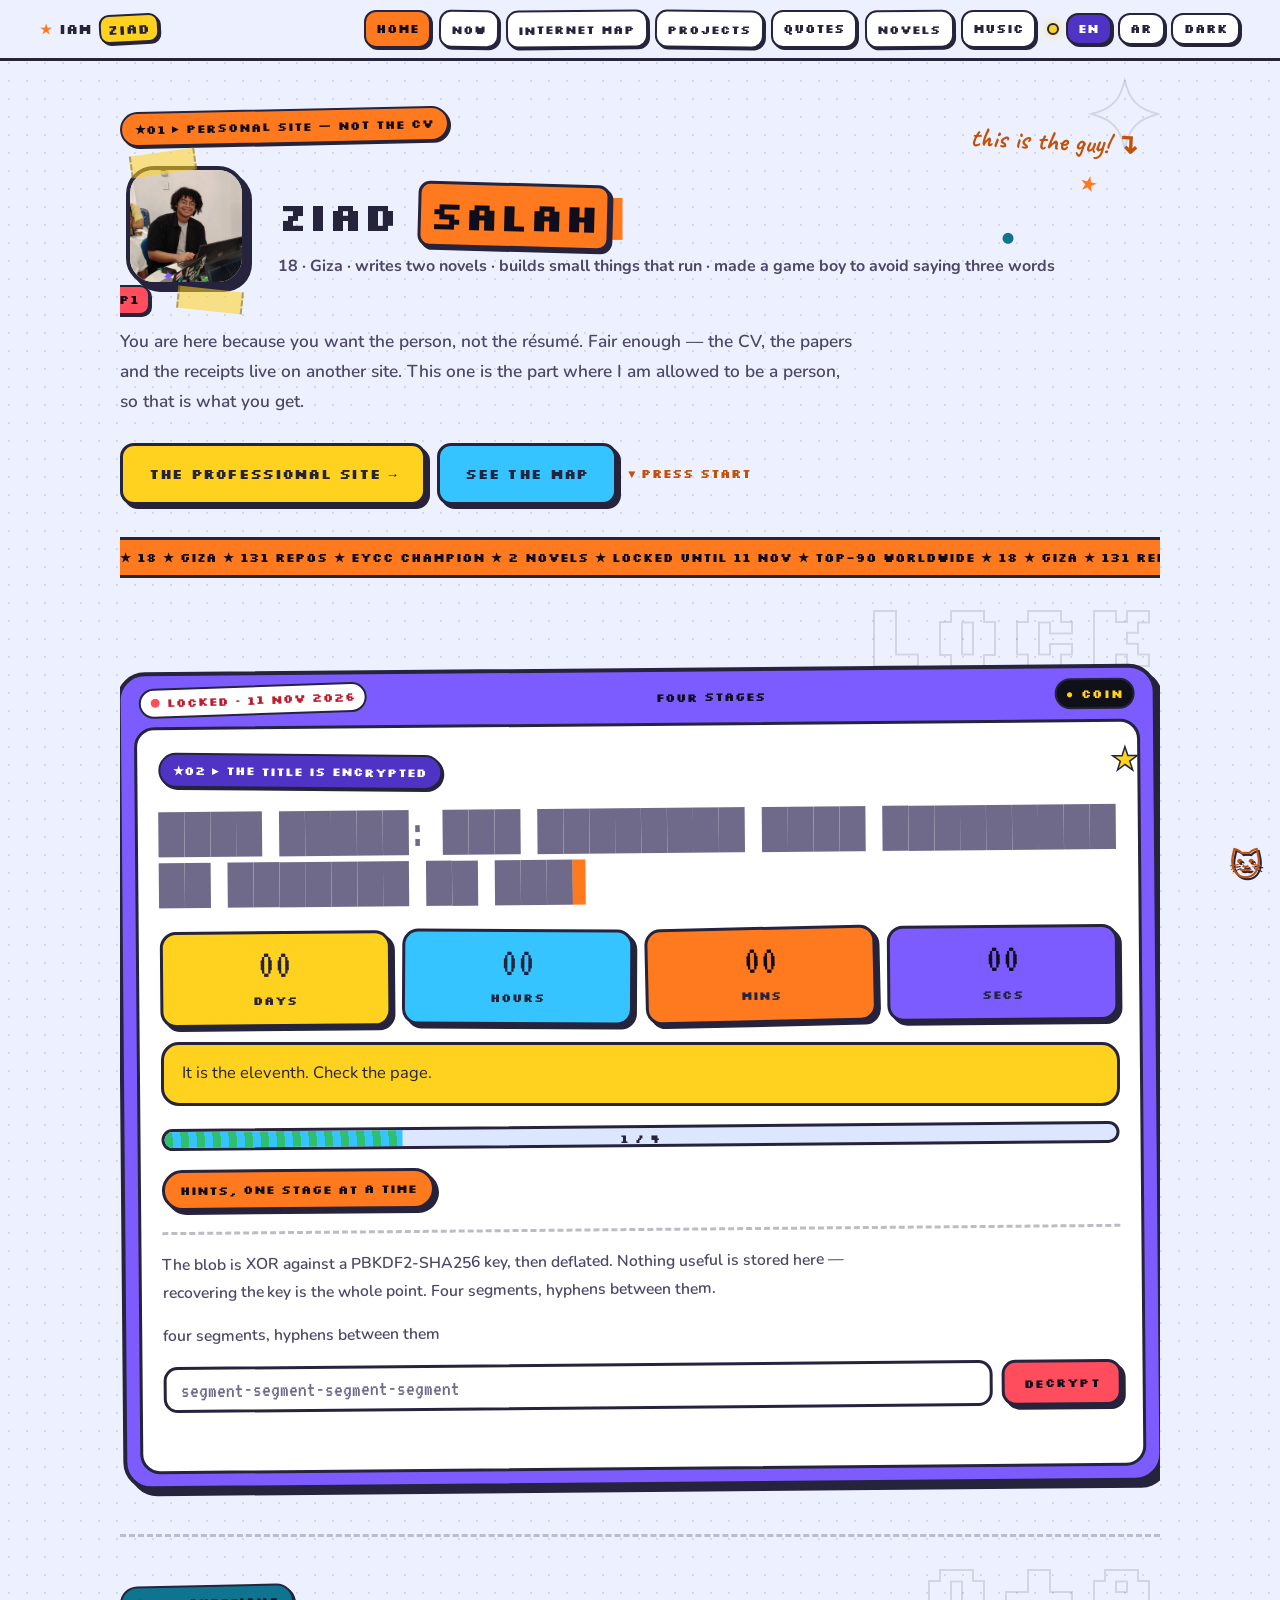
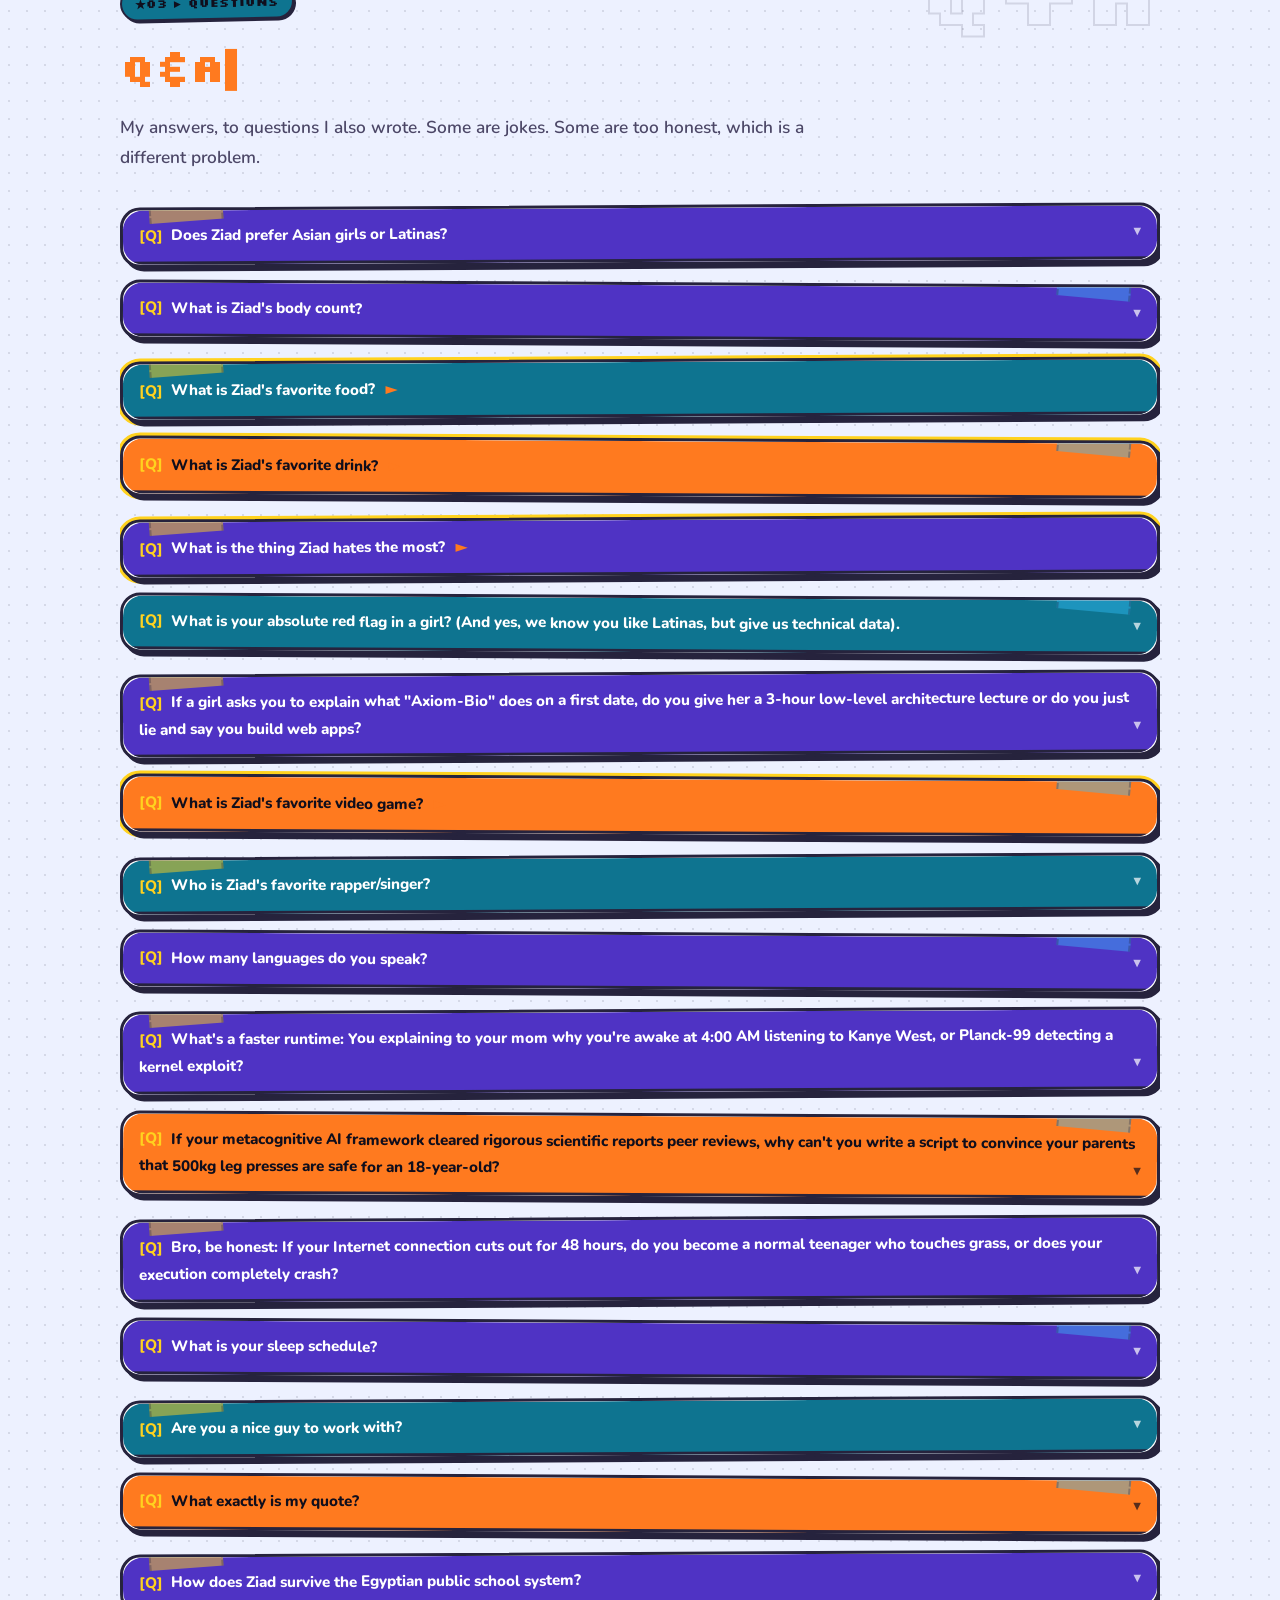
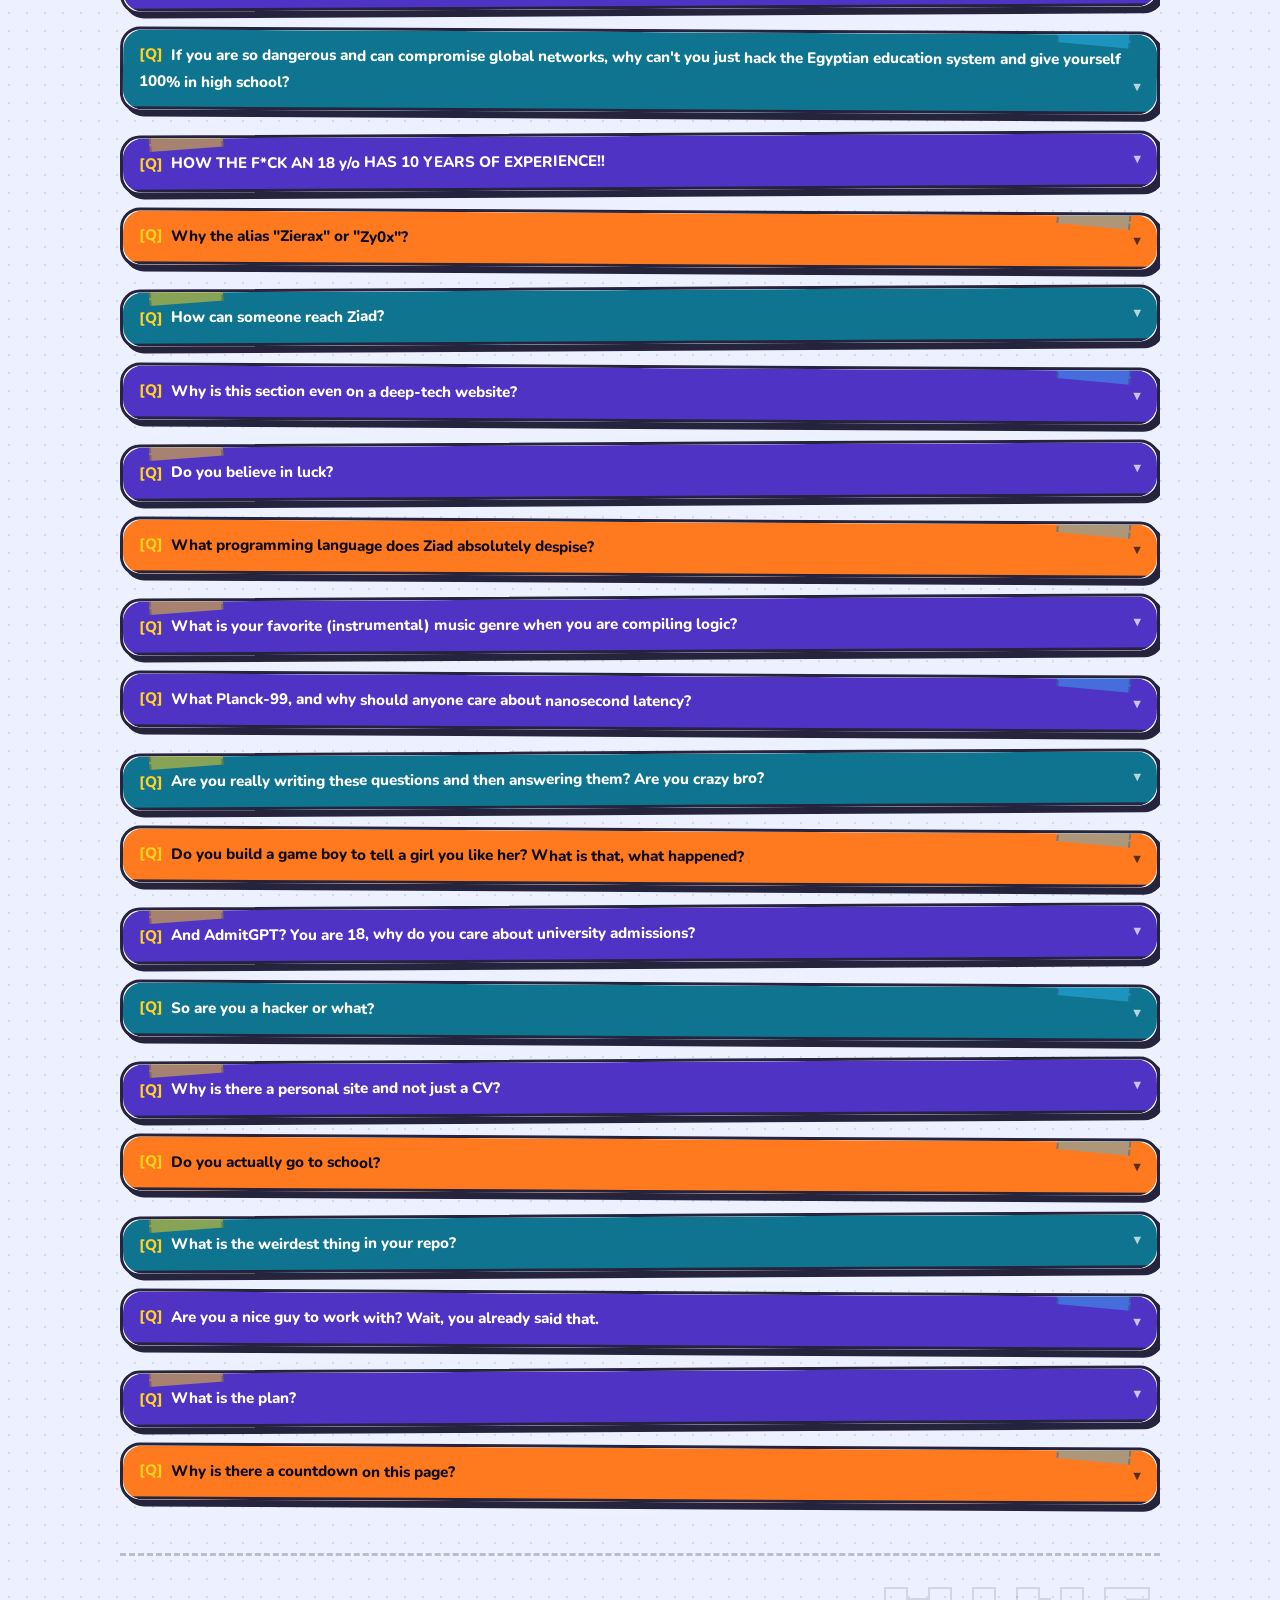
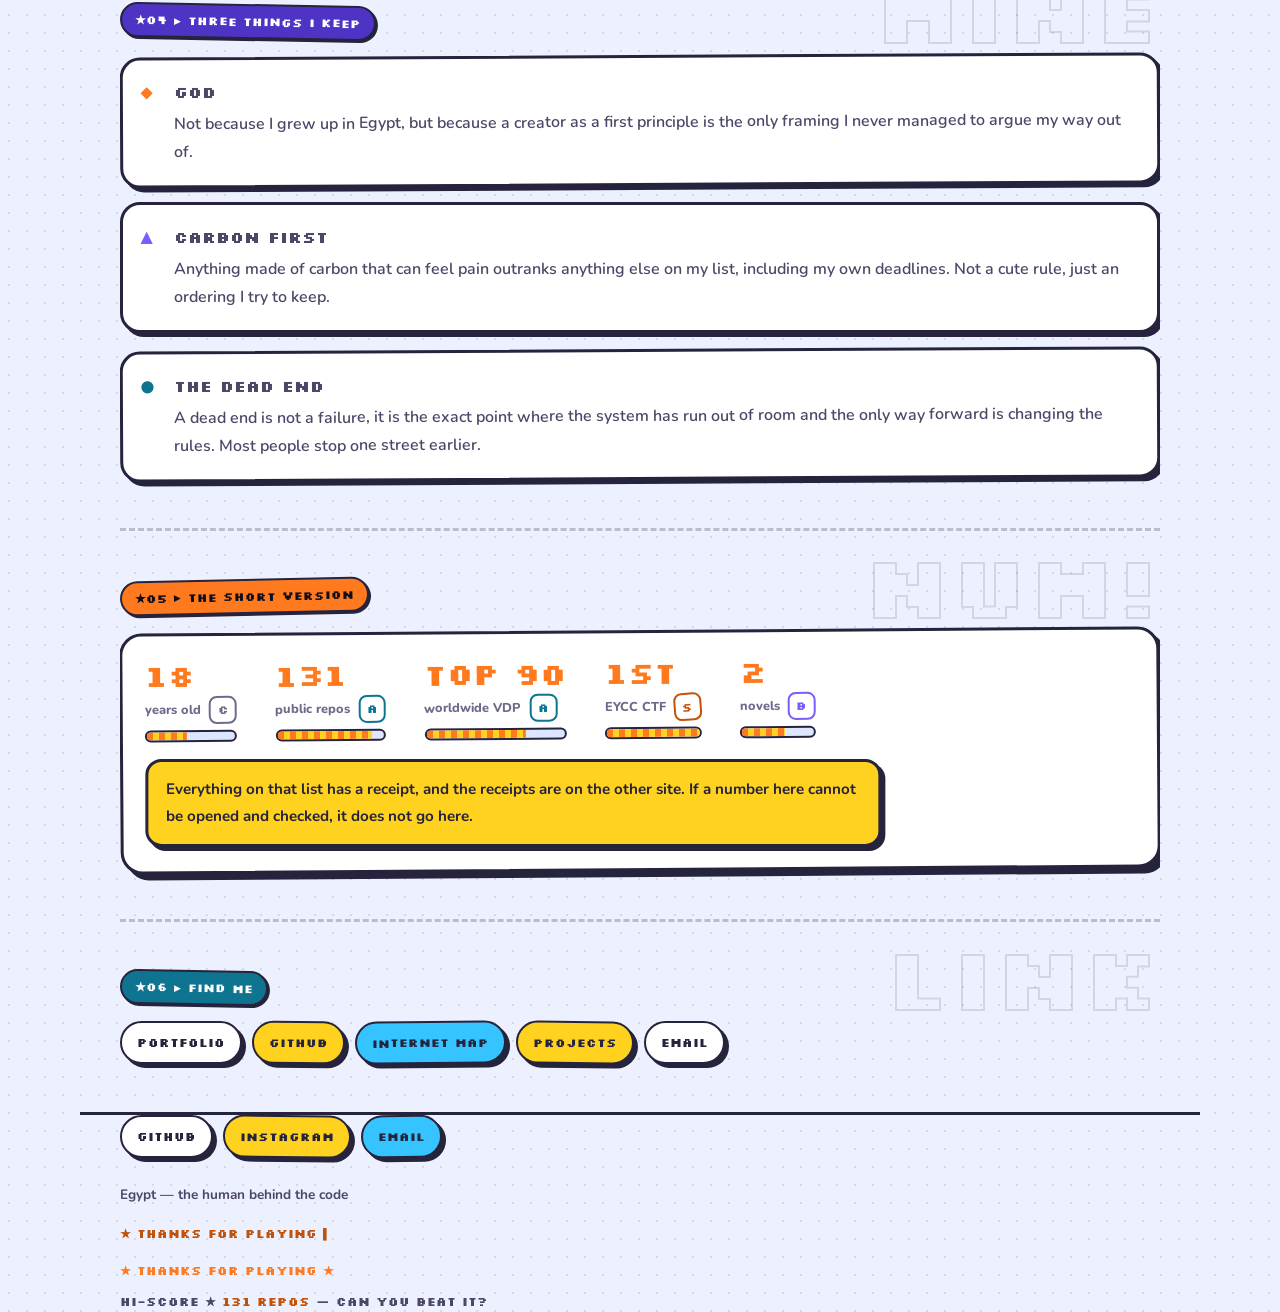
<file: index.html>
<!DOCTYPE html>
<html lang="en" dir="ltr" data-lang="en">
<head>
<meta charset="UTF-8">
<meta name="viewport" content="width=device-width, initial-scale=1.0">
<meta name="robots" content="index, follow, max-image-preview:large, max-snippet:-1">
<meta name="theme-color" content="#edf1ff">
<title>Ziad Salah (Zierax) — a person in Giza who builds things</title>
<meta name="description" content="Ziad Salah, 18, Giza, Egypt. Two Arabic novels, an 8-bit confession console, a transparent admissions model, and a locked page counting down to November 11.">
<link rel="canonical" href="https://personal.iamziad.isroot.in/">
<link rel="alternate" hreflang="en" href="https://personal.iamziad.isroot.in/">
<link rel="alternate" hreflang="ar" href="https://personal.iamziad.isroot.in/?lang=ar">
<link rel="alternate" hreflang="x-default" href="https://personal.iamziad.isroot.in/">

<link rel="me" href="https://github.com/Zierax">
<link rel="me" href="https://linkedin.com/in/z14d/">
<link rel="me" href="https://hackerone.com/0xzyo">
<link rel="me" href="https://medium.com/@0xzyo">
<link rel="me" href="https://x.com/Zierax_x">
<link rel="me" href="https://instagram.com/z14d.d">

<meta property="og:type" content="profile">
<meta property="og:title" content="Ziad Salah (Zierax)">
<meta property="og:description" content="18, in Giza. Two Arabic novels, small things that run, and a locked page counting down to November 11.">
<meta property="og:url" content="https://personal.iamziad.isroot.in/">
<meta property="og:image" content="https://personal.iamziad.isroot.in/ziad.jpg">
<meta name="twitter:card" content="summary_large_image">
<meta name="twitter:title" content="Ziad Salah (Zierax)">
<meta name="twitter:image" content="https://personal.iamziad.isroot.in/ziad.jpg">
<meta name="twitter:creator" content="@Zierax_x">

<link rel="stylesheet" href="https://fonts.googleapis.com/css2?family=Silkscreen:wght@400;700&family=VT323&family=Caveat:wght@600;700&family=Nunito:wght@400;600;700;800&family=Cairo:wght@400;700;900&family=Lalezar&display=swap">
<script>try{document.documentElement.setAttribute("data-theme",localStorage.getItem("iam.theme")||"light")}catch(_){}</script>
<script>try{var q=new URLSearchParams(location.search).get("lang");var s=(q==="ar"||q==="en")?q:(localStorage.getItem("iam.lang")||"en");if(s!=="ar")s="en";var h=document.documentElement;h.setAttribute("data-lang",s);h.setAttribute("lang",s);h.setAttribute("dir",s==="ar"?"rtl":"ltr")}catch(_){}</script>
<link rel="stylesheet" href="/assets/css/main.css">
<link rel="icon" href="/favicon.svg" type="image/svg+xml">
<link rel="manifest" href="/manifest.json">

<script type="application/ld+json">
{
  "@context": "https://schema.org",
  "@type": "Person",
  "@id": "https://personal.iamziad.isroot.in/#person",
  "name": "Ziad Salah",
  "alternateName": ["Zierax", "Zy0x"],
  "url": "https://personal.iamziad.isroot.in/",
  "image": "https://personal.iamziad.isroot.in/ziad.jpg",
  "birthDate": "2008-09-04",
  "jobTitle": "Security Researcher",
  "sameAs": [
    "https://github.com/Zierax",
    "https://linkedin.com/in/z14d/",
    "https://hackerone.com/0xzyo",
    "https://medium.com/@0xzyo",
    "https://x.com/Zierax_x",
    "https://instagram.com/z14d.d",
    "https://orcid.org/0009-0002-6813-2416"
  ]
}
</script>
</head>

<body data-page="/">
<a href="#main" class="skip-link"><span class="lang-en">Skip to content</span><span class="lang-ar">روح للمحتوى</span></a>

<header class="chrome">
  <a class="chrome-brand" href="/">iam<b>ziad</b></a>
  <nav class="chrome-nav" aria-label="Main">
    <a href="/"><span class="lang-en">Home</span><span class="lang-ar">البيت</span></a>
    <a href="/now/"><span class="lang-en">Now</span><span class="lang-ar">دلوقتي</span></a>
    <a href="/map/"><span class="lang-en">Internet Map</span><span class="lang-ar">خريطة النت</span></a>
    <a href="/projects/"><span class="lang-en">Projects</span><span class="lang-ar">المشاريع</span></a>
    <a href="/quotes/"><span class="lang-en">Quotes</span><span class="lang-ar">اقتباسات</span></a>
    <a href="/novels/"><span class="lang-en">Novels</span><span class="lang-ar">الروايات</span></a>
    <a href="/music/"><span class="lang-en">Music</span><span class="lang-ar">الأغاني</span></a>
  </nav>
  <div class="chrome-tools">
    <button class="tgl" data-lang-btn="en" aria-pressed="true">EN</button>
    <button class="tgl" data-lang-btn="ar" aria-pressed="false">AR</button>
    <button class="tgl" data-theme-btn aria-label="Toggle theme">DARK</button>
  </div>
</header>

<main id="main" class="wrap">

  <section class="hero">
    <p class="eyebrow"><span class="lang-en">personal site — not the CV</span><span class="lang-ar">موقع شخصي — مش الـ CV</span></p>

    <div class="hero-id">
      <span class="avatar"><img class="hero-photo" src="/ziad.jpg" alt="Ziad Salah" width="120" height="120"><i aria-hidden="true">P1</i></span>
      <span class="doodle" aria-hidden="true"><span class="lang-en">this is the guy! ↴</span><span class="lang-ar">هو ده! ↴</span></span>
      <span class="spk s1" aria-hidden="true">★</span>
      <span class="spk s2" aria-hidden="true">✦</span>
      <span class="spk s3" aria-hidden="true">●</span>
      <div>
        <h1 class="hero-name"><span class="lang-en">Ziad <span class="last">Salah</span></span><span class="lang-ar">زياد صلاح</span></h1>
        <p class="hero-sub">
          <span class="lang-en">18 · Giza · writes two novels · builds small things that run · made a game boy to avoid saying three words</span>
          <span class="lang-ar">١٨ · الجيزة · بكتب روايتين · بيبني حاجات صغيرة بتشتغل · وعمل جيم بوي عشان ما يقولش ٣ كلمات</span>
        </p>
      </div>
    </div>

    <p class="lede" style="margin-top:1.5rem">
      <span class="lang-en">You are here because you want the person, not the résumé. Fair enough — the CV, the papers and the receipts live on another site. This one is the part where I am allowed to be a person, so that is what you get.</span>
      <span class="lang-ar">انت هنا عشان عايز الشخص، مش الـ CV. مظبوط — الـ CV والأوراق والإثباتات عايشة على موقع تاني. ده المكان اللي مسموح فيه أكون شخص، فده اللي هتلاقيه.</span>
    </p>

    <div class="hero-actions">
      <a class="btn big primary" href="https://ziad-portfolio-six.vercel.app" target="_blank" rel="noopener noreferrer">
        <span class="lang-en">The professional site →</span><span class="lang-ar">الموقع الاحترافي ←</span>
      </a>
      <a class="btn big cool" href="/map/">
        <span class="lang-en">See the map</span><span class="lang-ar">شوف الخريطة</span>
      </a>
      <a class="press-start" href="#lock">
        <span class="lang-en">▼ press start</span><span class="lang-ar">▼ دوس start</span>
      </a>
    </div>
  </section>

  <!-- ============ THE LOCK ============ -->
  <div class="ticker" aria-hidden="true"><span class="ticker-track"><span class="lang-en">★ 18 ★ GIZA ★ 131 REPOS ★ <b>EYCC CHAMPION</b> ★ 2 NOVELS ★ <b>LOCKED UNTIL 11 NOV</b> ★ TOP-90 WORLDWIDE ★ 18 ★ GIZA ★ 131 REPOS ★ <b>EYCC CHAMPION</b> ★ 2 NOVELS ★ <b>LOCKED UNTIL 11 NOV</b> ★ TOP-90 WORLDWIDE ★&nbsp;</span><span class="lang-ar">★ ١٨ ★ الجيزة ★ ١٣١ <bdi>repo</bdi> ★ <b>بطل <bdi>EYCC</bdi></b> ★ روايتين ★ <b>مقفول لحد ١١ نوفمبر</b> ★ توب ٩٠ عالمي ★ ١٨ ★ الجيزة ★ ١٣١ <bdi>repo</bdi> ★ <b>بطل <bdi>EYCC</bdi></b> ★ روايتين ★ <b>مقفول لحد ١١ نوفمبر</b> ★ توب ٩٠ عالمي ★&nbsp;</span></span></div>
  <section id="lock">
    <span class="doodle lock-note" aria-hidden="true"><span class="lang-en">shhh… it's all here ↴</span><span class="lang-ar">هشش… كل حاجة هنا ↴</span></span>
    <div class="lock">
      <div class="lock-head">
        <span class="live"><i></i><span class="lang-en">locked · 11 nov 2026</span><span class="lang-ar">مقفول · ١١ نوفمبر ٢٠٢٦</span></span>
        <span class="lang-en">four stages</span><span class="lang-ar">أربع مراحل</span>
      </div>

      <div class="lock-body">
        <p class="eyebrow"><span class="lang-en">the title is encrypted</span><span class="lang-ar">العنوان متشفّر</span></p>
        <h2 class="lock-title" id="ctf-target"></h2>

        <div class="clock" role="timer">
          <div class="clock-cell"><b id="ctf-days">--</b><span class="lang-en">days</span><span class="lang-ar">يوم</span></div>
          <div class="clock-cell"><b id="ctf-hours">--</b><span class="lang-en">hours</span><span class="lang-ar">ساعة</span></div>
          <div class="clock-cell"><b id="ctf-mins">--</b><span class="lang-en">mins</span><span class="lang-ar">دقيقة</span></div>
          <div class="clock-cell"><b id="ctf-secs">--</b><span class="lang-en">secs</span><span class="lang-ar">ثانية</span></div>
        </div>

        <p id="ctf-done" hidden class="lock-done">
          <span class="lang-en">It is the eleventh. Check the page.</span>
          <span class="lang-ar">وصلنا للحادي عشر. افتح الصفحة.</span>
        </p>

        <div class="progress" id="ctf-progress" style="--p:0%"><i></i><b data-n>0 / 4</b></div>

        <div class="hintbox">
          <details id="ctf-hints">
            <summary><span class="lang-en">hints, one stage at a time</span><span class="lang-ar">تلميحات، مرحلة مرحلة</span></summary>
            <div id="ctf-hint-list"></div>
          </details>
        </div>

        <div class="keybox">
          <p>
            <span class="lang-en">The blob is XOR against a PBKDF2-SHA256 key, then deflated. Nothing useful is stored here — recovering the key is the whole point. Four segments, hyphens between them.</span>
            <span class="lang-ar">البيانات XOR مع مفتاح PBKDF2-SHA256، بعدين مضغوطة. مفيش حاجة مفيدة متخزنة هنا — اللعبة كلها إنك ترجّع المفتاح. ٤ قطع، بينهم شرطات.</span>
          </p>
          <p class="slack" id="ctf-slack"></p>
          <form class="key-form" id="ctf-form" autocomplete="off">
            <input id="ctf-key" name="key" type="text" spellcheck="false" placeholder="segment-segment-segment-segment" aria-label="Key">
            <button class="btn hot" type="submit"><span class="lang-en">decrypt</span><span class="lang-ar">فك التشفير</span></button>
          </form>
          <p class="ctf-msg" id="ctf-msg" role="status"></p>
        </div>

        <div class="lock-done" id="ctf-solved" hidden>
          <b><span class="lang-en">decrypted</span><span class="lang-ar">اتفك</span></b>
          <p data-answer></p>
        </div>
      </div>
    </div>
  </section>

  <!-- ============ Q&A ============ -->
  <section id="qa">
    <p class="eyebrow"><span class="lang-en">questions</span><span class="lang-ar">أسئلة</span></p>
    <h2 class="page-title"><em>Q&amp;A</em></h2>
    <p class="lede" style="margin-bottom:2rem">
      <span class="lang-en">My answers, to questions I also wrote. Some are jokes. Some are too honest, which is a different problem.</span>
      <span class="lang-ar">إجاباتي على أسئلة أنا اللي كاتبها. بعضها هزار، وبعضها صريح أكتر من اللازم، ودي مشكلة تانية.</span>
    </p>
    <div class="qa" id="qa-list"></div>
  </section>

  <!-- ============ VALUES ============ -->
  <section id="values">
    <p class="eyebrow"><span class="lang-en">three things I keep</span><span class="lang-ar">٣ حاجات بتمسكهم</span></p>
    <ul class="value-list" id="values-list"></ul>
  </section>

  <!-- ============ SHORT VERSION ============ -->
  <section id="numbers">
    <p class="eyebrow"><span class="lang-en">the short version</span><span class="lang-ar">النسخة المختصرة</span></p>
    <div class="card">
      <div class="stat-row">
        <div class="stat"><b>18</b><span class="lang-en">years old</span><span class="lang-ar">سنة</span><em class="rank C" aria-hidden="true">C</em><span class="hpbar" aria-hidden="true"><i style="width:45%"></i></span></div>
        <div class="stat"><b>131</b><span class="lang-en">public repos</span><span class="lang-ar">repo عام</span><em class="rank A" aria-hidden="true">A</em><span class="hpbar" aria-hidden="true"><i style="width:88%"></i></span></div>
        <div class="stat"><b>top 90</b><span class="lang-en">worldwide VDP</span><span class="lang-ar">عالمي VDP</span><em class="rank A" aria-hidden="true">A</em><span class="hpbar" aria-hidden="true"><i style="width:72%"></i></span></div>
        <div class="stat"><b>1st</b><span class="lang-en">EYCC CTF</span><span class="lang-ar">EYCC CTF</span><em class="rank S" aria-hidden="true">S</em><span class="hpbar" aria-hidden="true"><i style="width:100%"></i></span></div>
        <div class="stat"><b>2</b><span class="lang-en">novels</span><span class="lang-ar">روايتين</span><em class="rank B" aria-hidden="true">B</em><span class="hpbar" aria-hidden="true"><i style="width:60%"></i></span></div>
      </div>
      <p class="note">
        <span class="lang-en">Everything on that list has a receipt, and the receipts are on the other site. If a number here cannot be opened and checked, it does not go here.</span>
        <span class="lang-ar">كل حاجة في القائمة دي ليها إثبات، والإثباتات على الموقع التاني. لو رقم هنا مش هتقدر تفتحه وتتأكد منه، مش هيتكتب هنا.</span>
      </p>
    </div>
  </section>

  <!-- ============ FIND ME ============ -->
  <section id="links">
    <p class="eyebrow"><span class="lang-en">find me</span><span class="lang-ar">هتلاقيني</span></p>
    <div class="social">
      <a href="https://ziad-portfolio-six.vercel.app" target="_blank" rel="me noopener noreferrer">Portfolio</a>
      <a href="https://github.com/Zierax" target="_blank" rel="me noopener noreferrer">GitHub</a>
      <a href="/map/"><span class="lang-en">Internet map</span><span class="lang-ar">خريطة الإنترنت</span></a>
      <a href="/projects/"><span class="lang-en">Projects</span><span class="lang-ar">المشاريع</span></a>
      <a href="mailto:zs.01117875692@gmail.com"><span class="lang-en">Email</span><span class="lang-ar">إيميل</span></a>
    </div>
  </section>

</main>

<footer class="wrap">
  <div class="social">
    <a href="https://github.com/Zierax" target="_blank" rel="me noopener noreferrer">GitHub</a>
    <a href="https://instagram.com/z14d.d" target="_blank" rel="me noopener noreferrer">Instagram</a>
    <a href="mailto:zs.01117875692@gmail.com">Email</a>
  </div>
  <p>Egypt — <span class="lang-en">the human behind the code</span><span class="lang-ar">الإنسان ورا الكود</span></p>
  <a class="pet" href="/projects/#i-like-u" title="the chubby kitty — meet the game boy" aria-label="The chubby kitty: open the I-Like-U project">🐱</a>
  <p class="thanks" aria-hidden="true"><span class="lang-en">★ thanks for playing</span><span class="lang-ar">★ شكراً إنك لعبت</span></p>
  <p class="hiscore" aria-hidden="true"><span class="lang-en">HI-SCORE ★ <b>131 REPOS</b> — CAN YOU BEAT IT?</span><span class="lang-ar">أعلى سكور ★ <b>١٣١ repo</b> — تقدر تكسره؟</span></p>
</footer>
  <script src="/assets/js/qa.js"></script>
  <script src="/assets/js/ctf-found.js"></script>
  <script src="/assets/js/data.js"></script>
  <script src="/assets/js/app.js"></script>
  <script src="/assets/js/page-home.js"></script>
  <script src="/assets/js/ctf.js"></script>
</body>
</html>
</file>
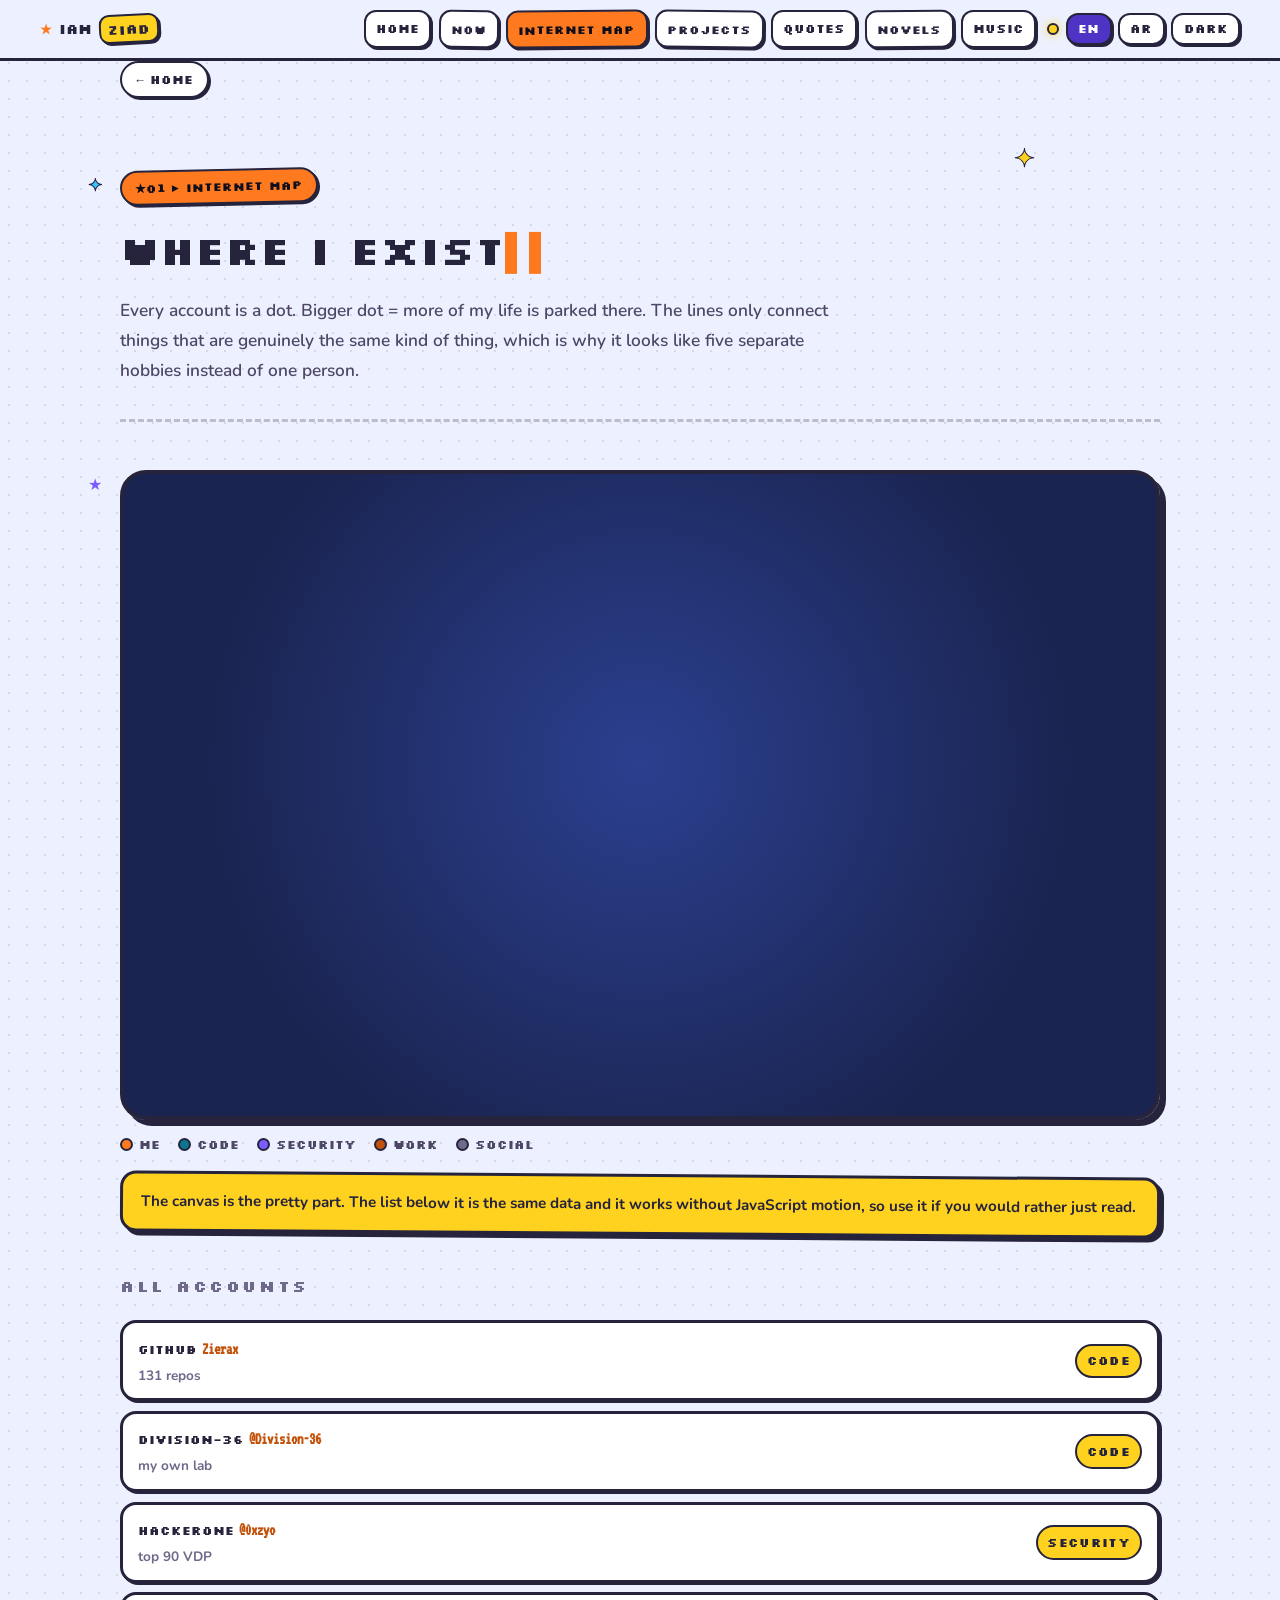
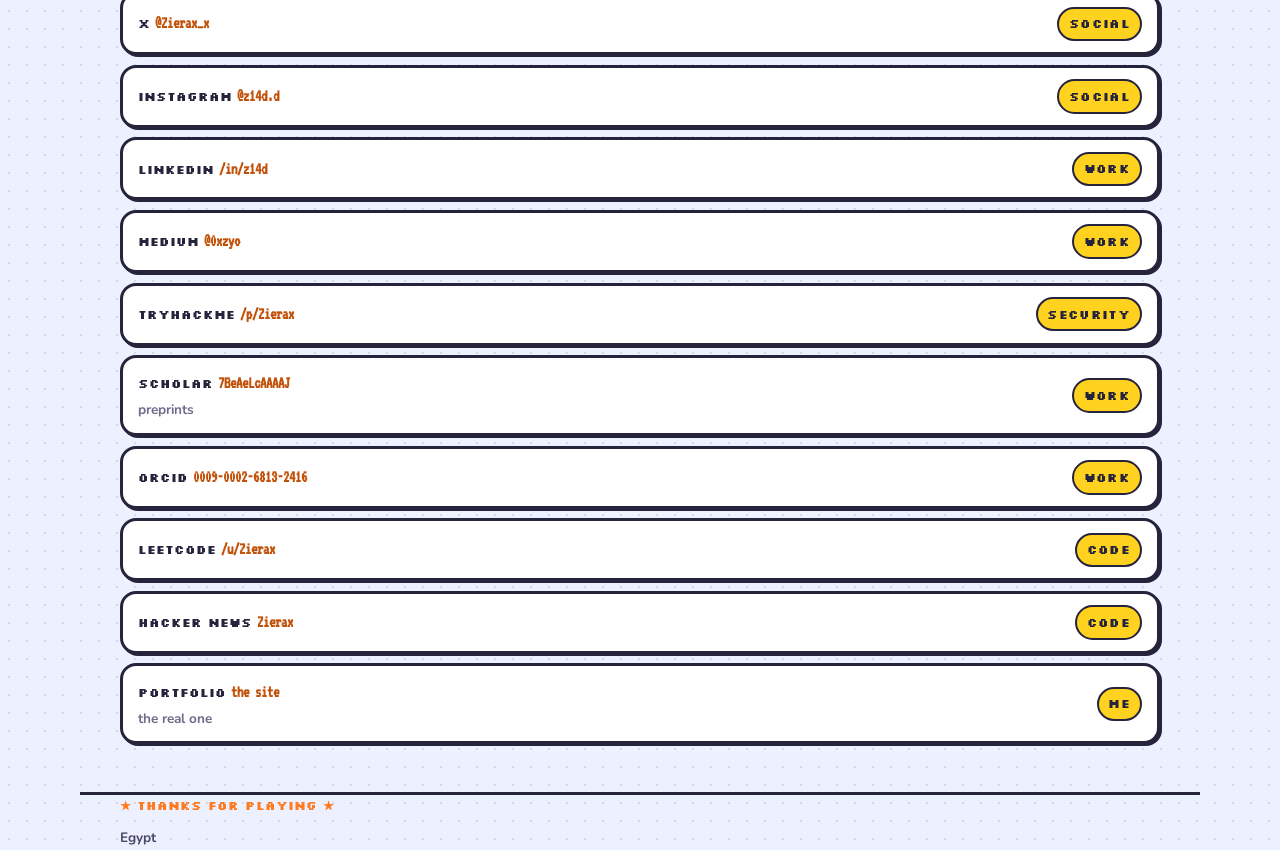
<file: map/index.html>
<!DOCTYPE html>
<html lang="en" dir="ltr" data-lang="en">
<head>
<meta charset="UTF-8">
<meta name="viewport" content="width=device-width, initial-scale=1.0">
<title>Internet Map — Ziad Salah</title>
<meta name="description" content="Every account Ziad Salah runs, drawn as a constellation. Code, security, work and social accounts, clustered by how they relate to each other.">
<link rel="canonical" href="https://personal.iamziad.isroot.in/map/">
<link rel="alternate" hreflang="en" href="https://personal.iamziad.isroot.in/map/">
<link rel="alternate" hreflang="ar" href="https://personal.iamziad.isroot.in/map/?lang=ar">
<link rel="stylesheet" href="https://fonts.googleapis.com/css2?family=Silkscreen:wght@400;700&family=VT323&family=Caveat:wght@600;700&family=Nunito:wght@400;600;700;800&family=Cairo:wght@400;700;900&family=Lalezar&display=swap">
<script>try{document.documentElement.setAttribute("data-theme",localStorage.getItem("iam.theme")||"light")}catch(_){}</script>
<script>try{var q=new URLSearchParams(location.search).get("lang");var s=(q==="ar"||q==="en")?q:(localStorage.getItem("iam.lang")||"en");if(s!=="ar")s="en";var h=document.documentElement;h.setAttribute("data-lang",s);h.setAttribute("lang",s);h.setAttribute("dir",s==="ar"?"rtl":"ltr")}catch(_){}</script>
<link rel="stylesheet" href="/assets/css/main.css">
<link rel="icon" href="/favicon.svg" type="image/svg+xml">
<script type="application/ld+json">
{
  "@context": "https://schema.org",
  "@type": "CollectionPage",
  "name": "Internet Map — Ziad Salah",
  "url": "https://personal.iamziad.isroot.in/map/",
  "inLanguage": ["en", "ar"],
  "author": {"@type": "Person", "name": "Ziad Salah", "url": "https://personal.iamziad.isroot.in/"}
}
</script>
</head>

<body data-page="/map/">
<a href="#main" class="skip-link"><span class="lang-en">Skip to content</span><span class="lang-ar">روح للمحتوى</span></a>

<header class="chrome">
  <a class="chrome-brand" href="/">iam<b>ziad</b></a>
  <nav class="chrome-nav" aria-label="Main">
    <a href="/"><span class="lang-en">Home</span><span class="lang-ar">البيت</span></a>
    <a href="/now/"><span class="lang-en">Now</span><span class="lang-ar">دلوقتي</span></a>
    <a href="/map/"><span class="lang-en">Internet Map</span><span class="lang-ar">خريطة النت</span></a>
    <a href="/projects/"><span class="lang-en">Projects</span><span class="lang-ar">المشاريع</span></a>
    <a href="/quotes/"><span class="lang-en">Quotes</span><span class="lang-ar">اقتباسات</span></a>
    <a href="/novels/"><span class="lang-en">Novels</span><span class="lang-ar">الروايات</span></a>
    <a href="/music/"><span class="lang-en">Music</span><span class="lang-ar">الأغاني</span></a>
  </nav>
  <div class="chrome-tools">
    <button class="tgl" data-lang-btn="en" aria-pressed="true">EN</button>
    <button class="tgl" data-lang-btn="ar" aria-pressed="false">AR</button>
    <button class="tgl" data-theme-btn aria-label="Toggle theme">LIGHT</button>
  </div>
</header>

<main id="main" class="wrap">
  <a class="back" href="/"><span class="dir-arrow" aria-hidden="true">&larr;</span> <span class="lang-en">home</span><span class="lang-ar">البيت</span></a>

  <section class="hero">
    <p class="eyebrow"><span class="lang-en">internet map</span><span class="lang-ar">خريطة الإنترنت</span></p>
    <h1 class="page-title"><span class="lang-en">Where I <span class="cursor">exist</span></span><span class="lang-ar">فين أنا <span class="cursor">موجود</span></span></h1>
    <p class="lede">
      <span class="lang-en">Every account is a dot. Bigger dot = more of my life is parked there. The lines only connect things that are genuinely the same kind of thing, which is why it looks like five separate hobbies instead of one person.</span>
      <span class="lang-ar">كل حساب نقطة، والنقطة الأكبر معناها إن جزء أكبر من حياتي قاعد هناك. الخطوط بتربط الحاجات اللي فعلاً من نفس النوع، عشان كده المنظر بيطلع ٥ هوايات منفصلة مش شخص واحد.</span>
    </p>
  </section>

  <section id="map">
    <div class="map-stage">
      <canvas id="map-canvas" role="img" aria-label="A constellation of Ziad's accounts across the internet, grouped by category."></canvas>
    </div>
    <div class="map-legend">
      <span><i style="background:var(--neon)"></i><span class="lang-en">me</span><span class="lang-ar">أنا</span></span>
      <span><i style="background:var(--cyan)"></i><span class="lang-en">code</span><span class="lang-ar">كود</span></span>
      <span><i style="background:var(--mag)"></i><span class="lang-en">security</span><span class="lang-ar">أمن</span></span>
      <span><i style="background:var(--amber)"></i><span class="lang-en">work</span><span class="lang-ar">شغل</span></span>
      <span><i style="background:var(--fg-faint)"></i><span class="lang-en">social</span><span class="lang-ar">سوشيال</span></span>
    </div>
    <p class="note" style="margin-top:1.2rem">
      <span class="lang-en">The canvas is the pretty part. The list below it is the same data and it works without JavaScript motion, so use it if you would rather just read.</span>
      <span class="lang-ar">الـ canvas هي الجزء الحلو. اللي تحته نفس البيانات بيشتغل من غير حركة، فلو بتحب تقرأ استخدمه.</span>
    </p>

    <h2 style="font-size:1rem;letter-spacing:.16em;text-transform:uppercase;color:var(--fg-faint);margin-top:2.4rem">
      <span class="lang-en">all accounts</span><span class="lang-ar">كل الحسابات</span>
    </h2>
    <div class="node-list" id="map-list"></div>
  </section>
</main>

<footer class="wrap"><p>Egypt</p></footer>
  <script src="/assets/js/qa.js"></script>
  <script src="/assets/js/ctf-found.js"></script>
  <script src="/assets/js/data.js"></script>
  <script src="/assets/js/app.js"></script>
</body>
</html>
</file>
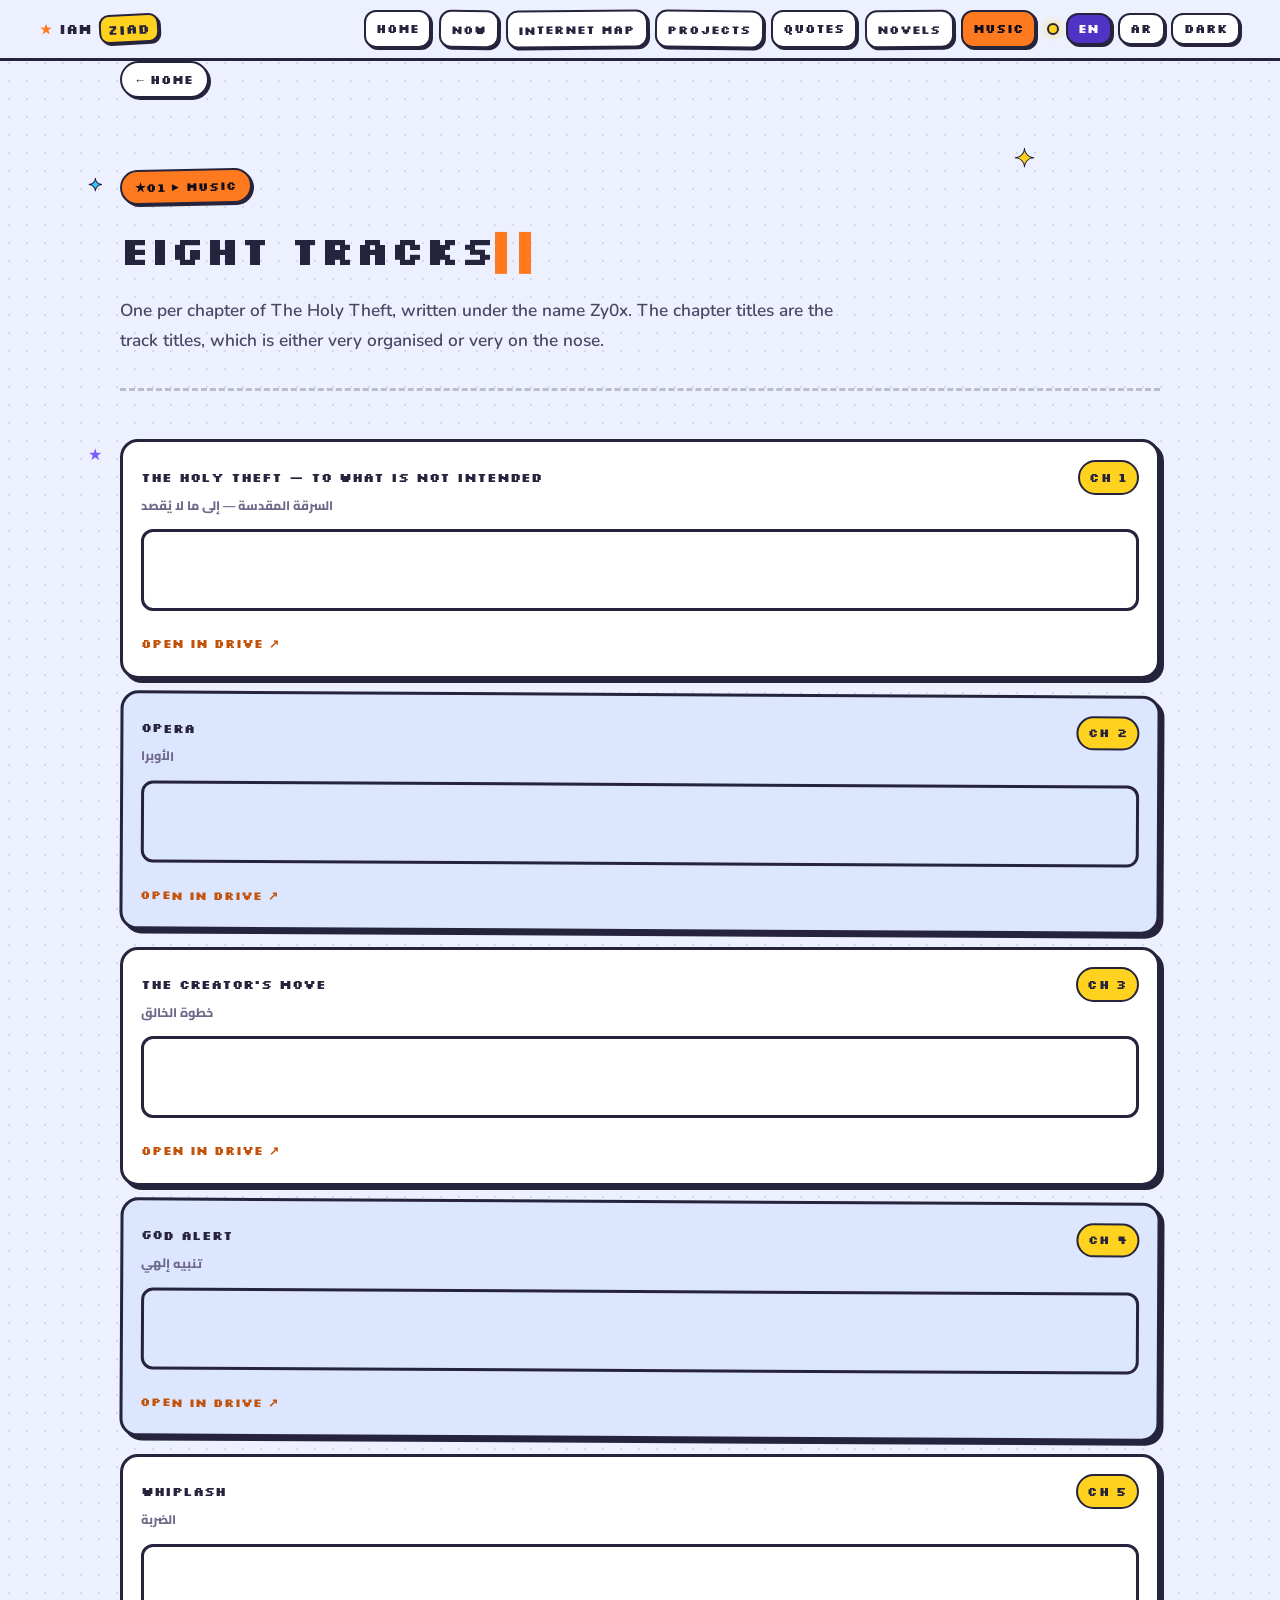
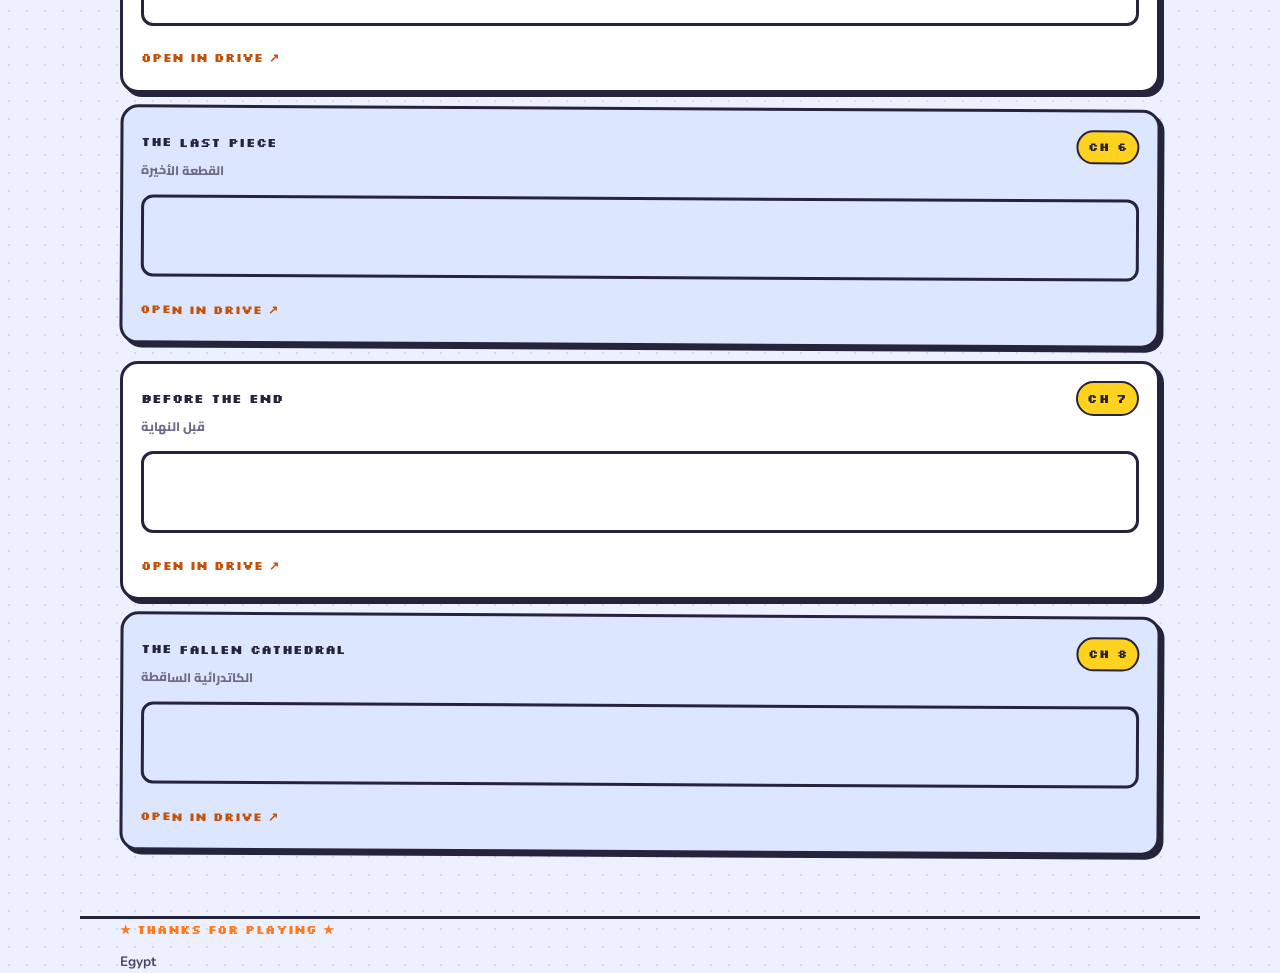
<file: music/index.html>
<!DOCTYPE html>
<html lang="en" dir="ltr" data-lang="en">
<head>
<meta charset="UTF-8">
<meta name="viewport" content="width=device-width, initial-scale=1.0">
<title>Music — Ziad Salah</title>
<meta name="description" content="Eight original tracks written alongside the chapters of The Holy Theft, under the name Zy0x.">
<link rel="canonical" href="https://personal.iamziad.isroot.in/music/">
<link rel="alternate" hreflang="en" href="https://personal.iamziad.isroot.in/music/">
<link rel="alternate" hreflang="ar" href="https://personal.iamziad.isroot.in/music/?lang=ar">
<link rel="stylesheet" href="https://fonts.googleapis.com/css2?family=Silkscreen:wght@400;700&family=VT323&family=Caveat:wght@600;700&family=Nunito:wght@400;600;700;800&family=Cairo:wght@400;700;900&family=Lalezar&display=swap">
<script>try{document.documentElement.setAttribute("data-theme",localStorage.getItem("iam.theme")||"light")}catch(_){}</script>
<script>try{var q=new URLSearchParams(location.search).get("lang");var s=(q==="ar"||q==="en")?q:(localStorage.getItem("iam.lang")||"en");if(s!=="ar")s="en";var h=document.documentElement;h.setAttribute("data-lang",s);h.setAttribute("lang",s);h.setAttribute("dir",s==="ar"?"rtl":"ltr")}catch(_){}</script>
<link rel="stylesheet" href="/assets/css/main.css">
<link rel="icon" href="/favicon.svg" type="image/svg+xml">
</head>

<body data-page="/music/">
<a href="#main" class="skip-link"><span class="lang-en">Skip to content</span><span class="lang-ar">روح للمحتوى</span></a>

<header class="chrome">
  <a class="chrome-brand" href="/">iam<b>ziad</b></a>
  <nav class="chrome-nav" aria-label="Main">
    <a href="/"><span class="lang-en">Home</span><span class="lang-ar">البيت</span></a>
    <a href="/now/"><span class="lang-en">Now</span><span class="lang-ar">دلوقتي</span></a>
    <a href="/map/"><span class="lang-en">Internet Map</span><span class="lang-ar">خريطة النت</span></a>
    <a href="/projects/"><span class="lang-en">Projects</span><span class="lang-ar">المشاريع</span></a>
    <a href="/quotes/"><span class="lang-en">Quotes</span><span class="lang-ar">اقتباسات</span></a>
    <a href="/novels/"><span class="lang-en">Novels</span><span class="lang-ar">الروايات</span></a>
    <a href="/music/"><span class="lang-en">Music</span><span class="lang-ar">الأغاني</span></a>
  </nav>
  <div class="chrome-tools">
    <button class="tgl" data-lang-btn="en" aria-pressed="true">EN</button>
    <button class="tgl" data-lang-btn="ar" aria-pressed="false">AR</button>
    <button class="tgl" data-theme-btn aria-label="Toggle theme">LIGHT</button>
  </div>
</header>

<main id="main" class="wrap">
  <a class="back" href="/"><span class="dir-arrow" aria-hidden="true">&larr;</span> <span class="lang-en">home</span><span class="lang-ar">البيت</span></a>

  <section class="hero">
    <p class="eyebrow"><span class="lang-en">music</span><span class="lang-ar">موسيقاي</span></p>
    <h1 class="page-title"><span class="lang-en">Eight <span class="cursor">tracks</span></span><span class="lang-ar">٨ <span class="cursor">مقطوعات</span></span></h1>
    <p class="lede">
      <span class="lang-en">One per chapter of The Holy Theft, written under the name Zy0x. The chapter titles are the track titles, which is either very organised or very on the nose.</span>
      <span class="lang-ar">واحدة لكل فصل من رواية السرقة المقدسة، مكتوبة باسم Zy0x. أسماء الفصول هي أسماء المقطوعات — يا إما منظم جدًا يا إما واضح أوي لدرجة تضحّك.</span>
    </p>
  </section>

  <section id="music-body"></section>
</main>

<footer class="wrap"><p>Egypt</p></footer>
  <script src="/assets/js/qa.js"></script>
  <script src="/assets/js/ctf-found.js"></script>
  <script src="/assets/js/data.js"></script>
  <script src="/assets/js/app.js"></script>
  <script src="/assets/js/page-music.js"></script>
</body>
</html>
</file>
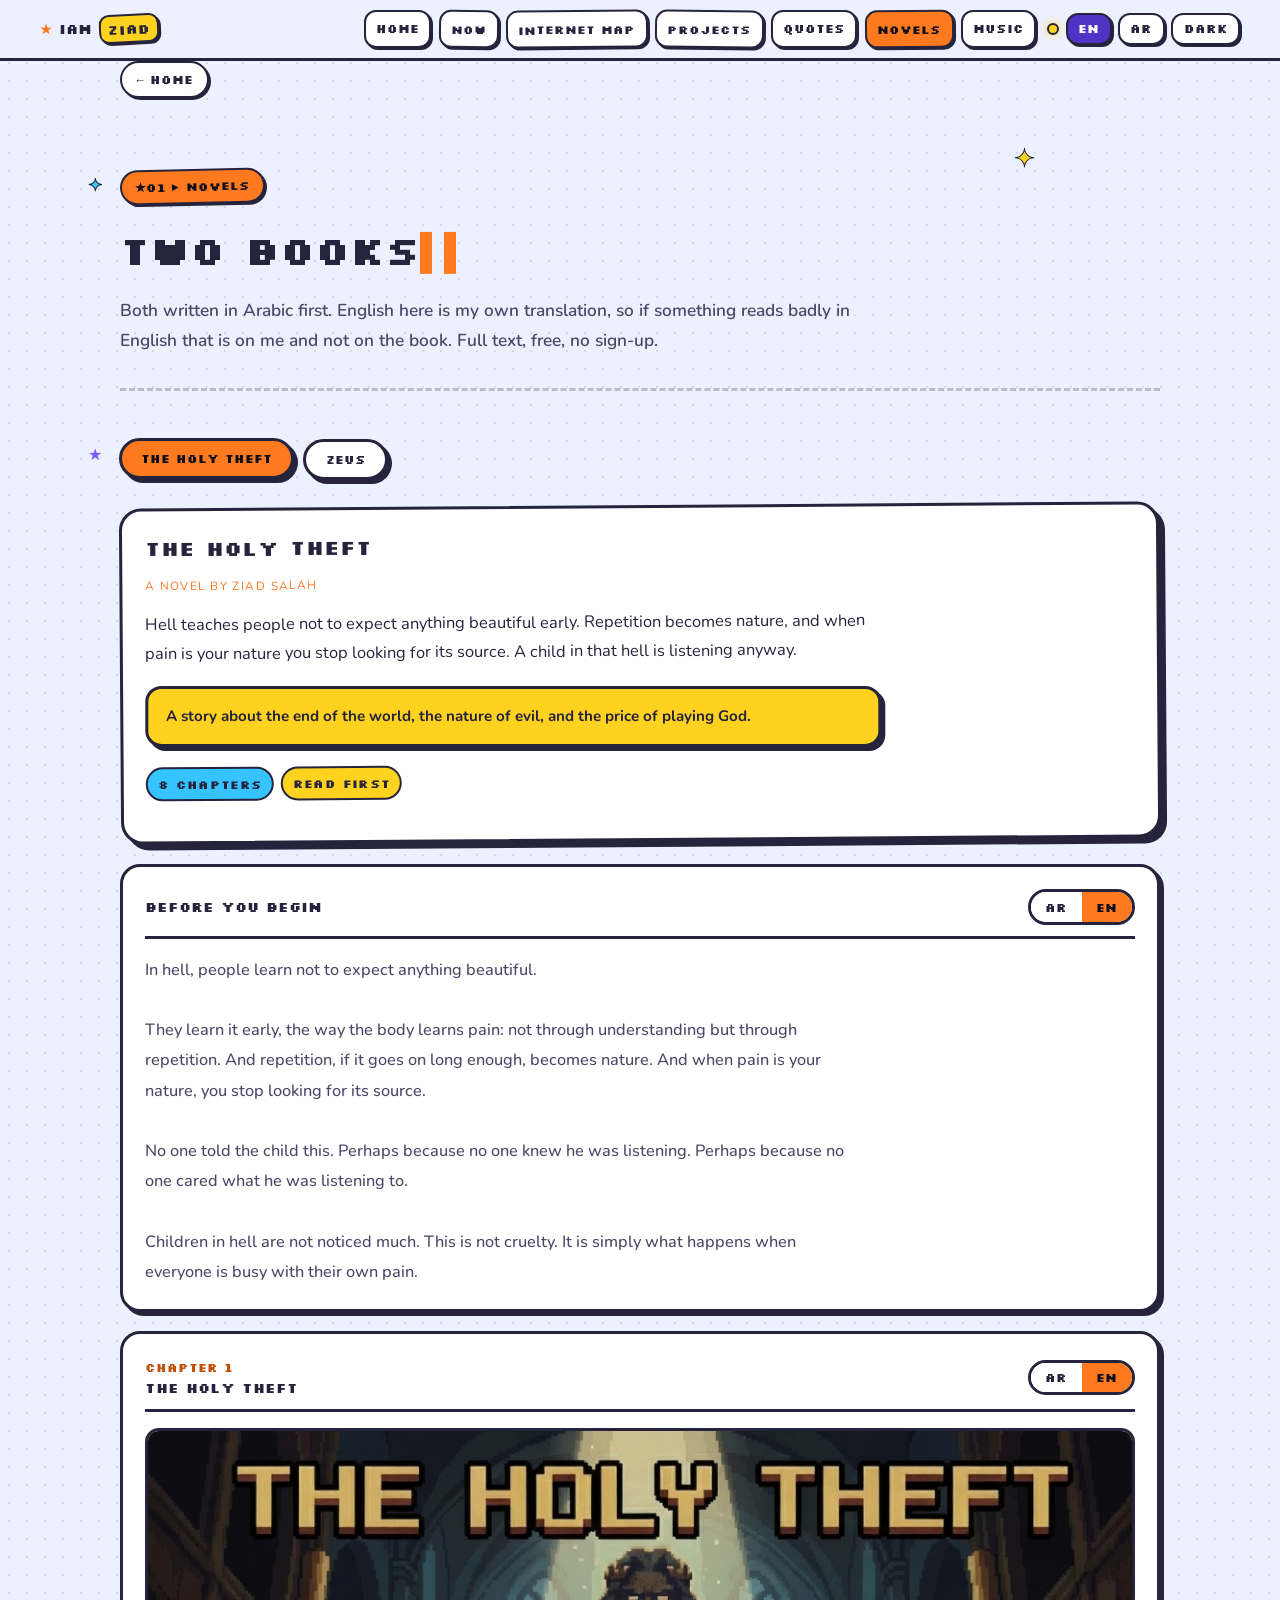
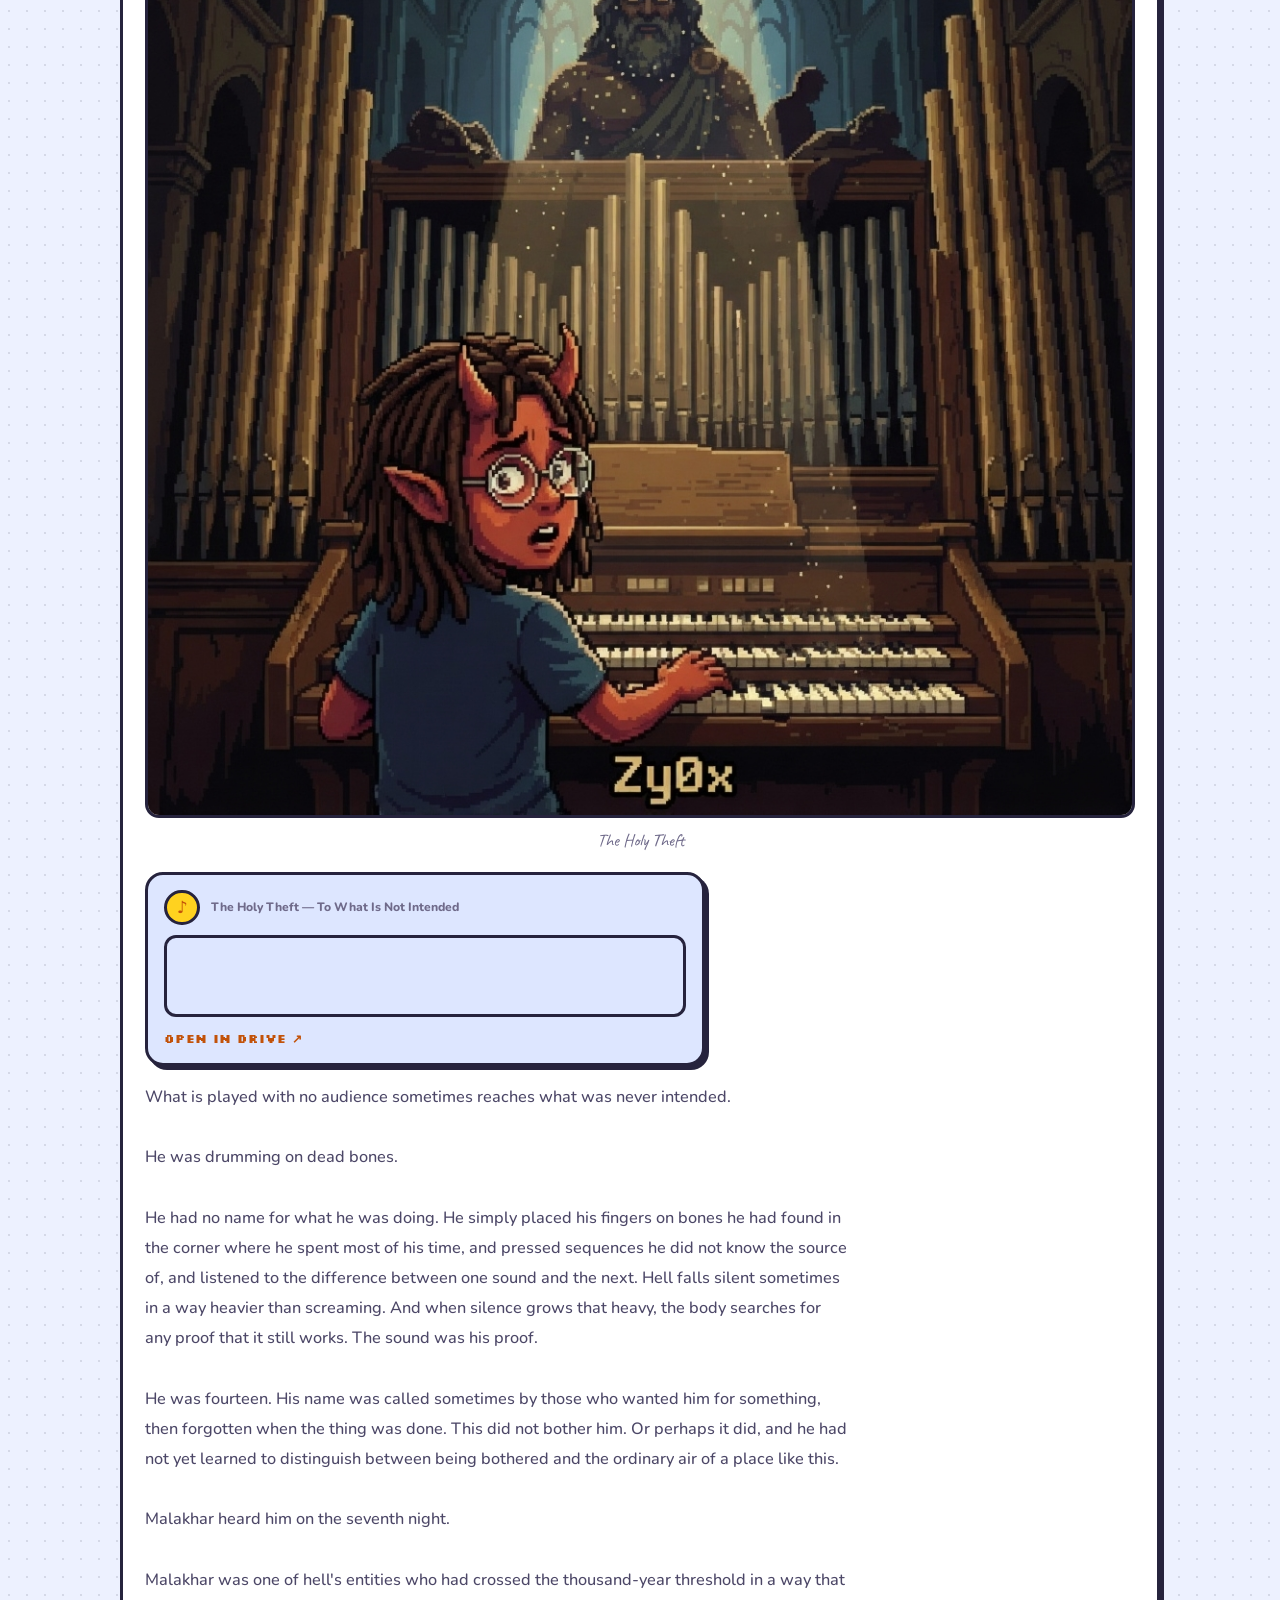
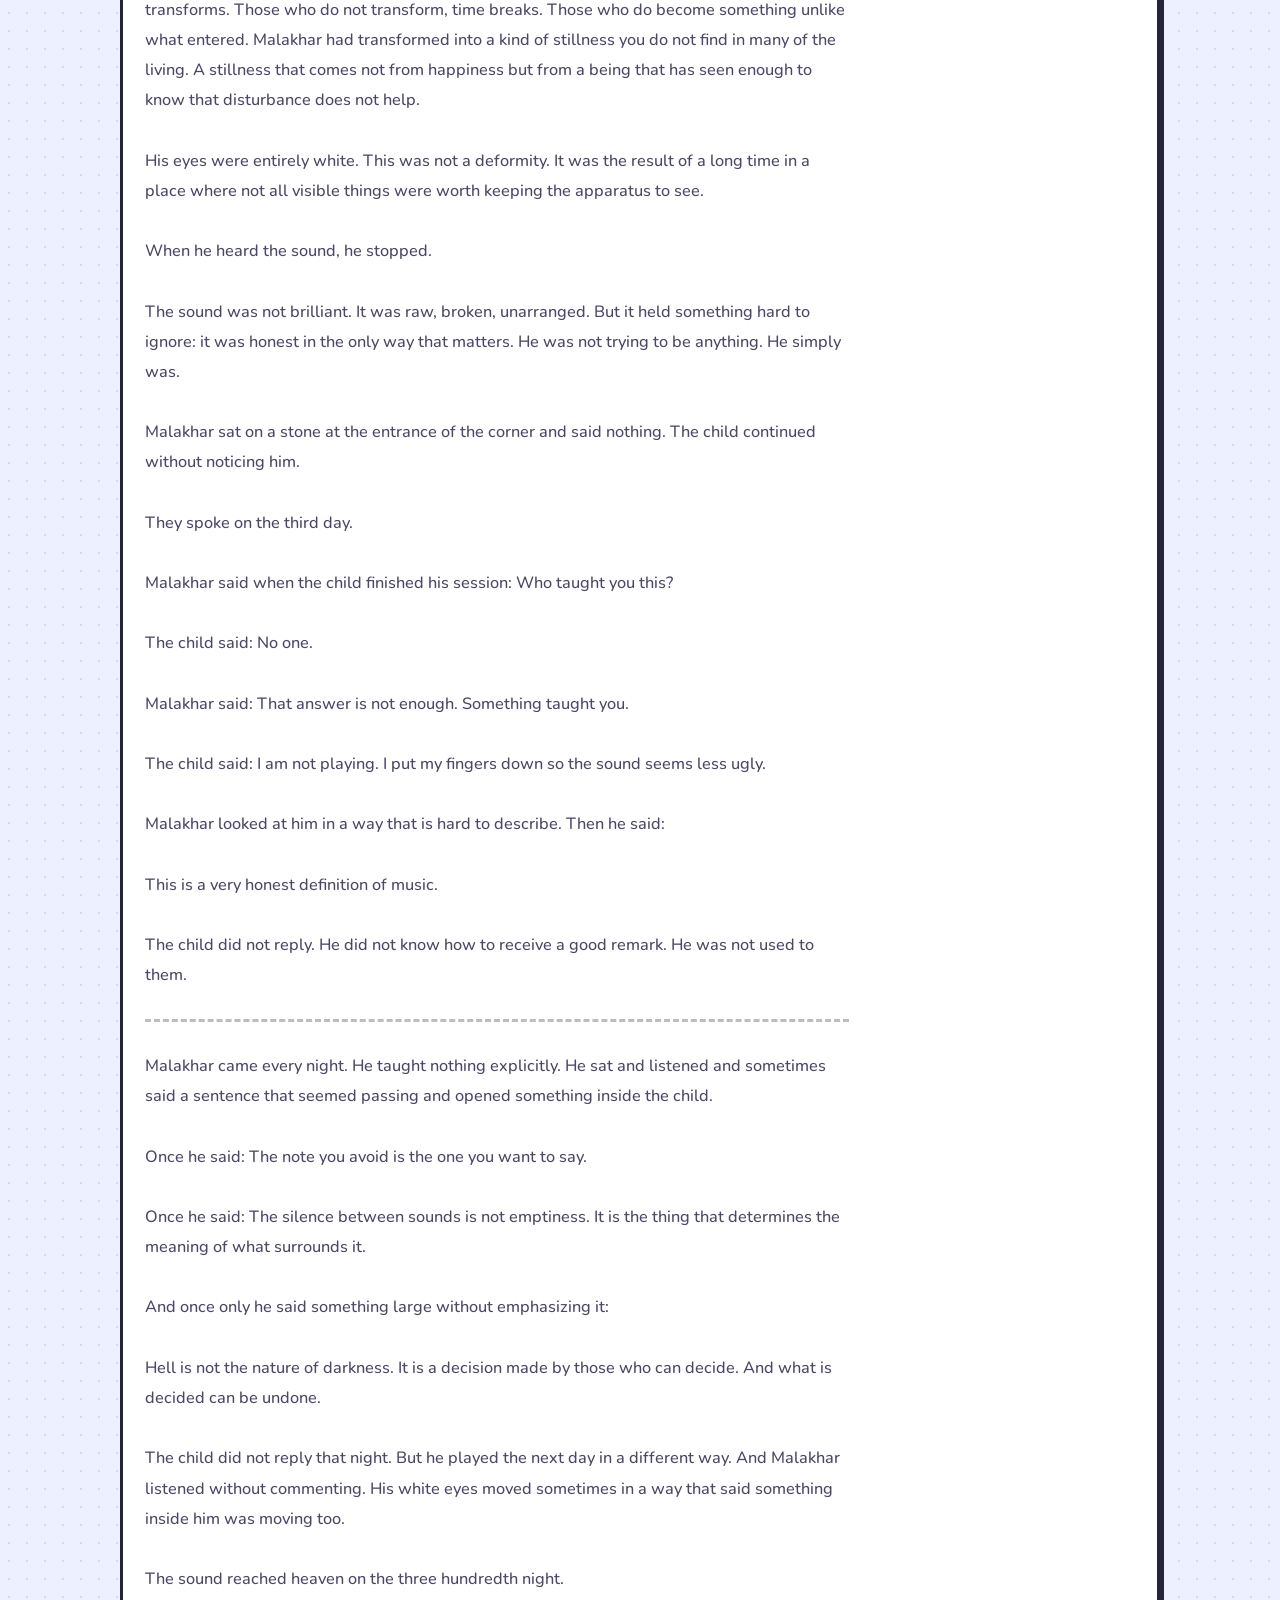
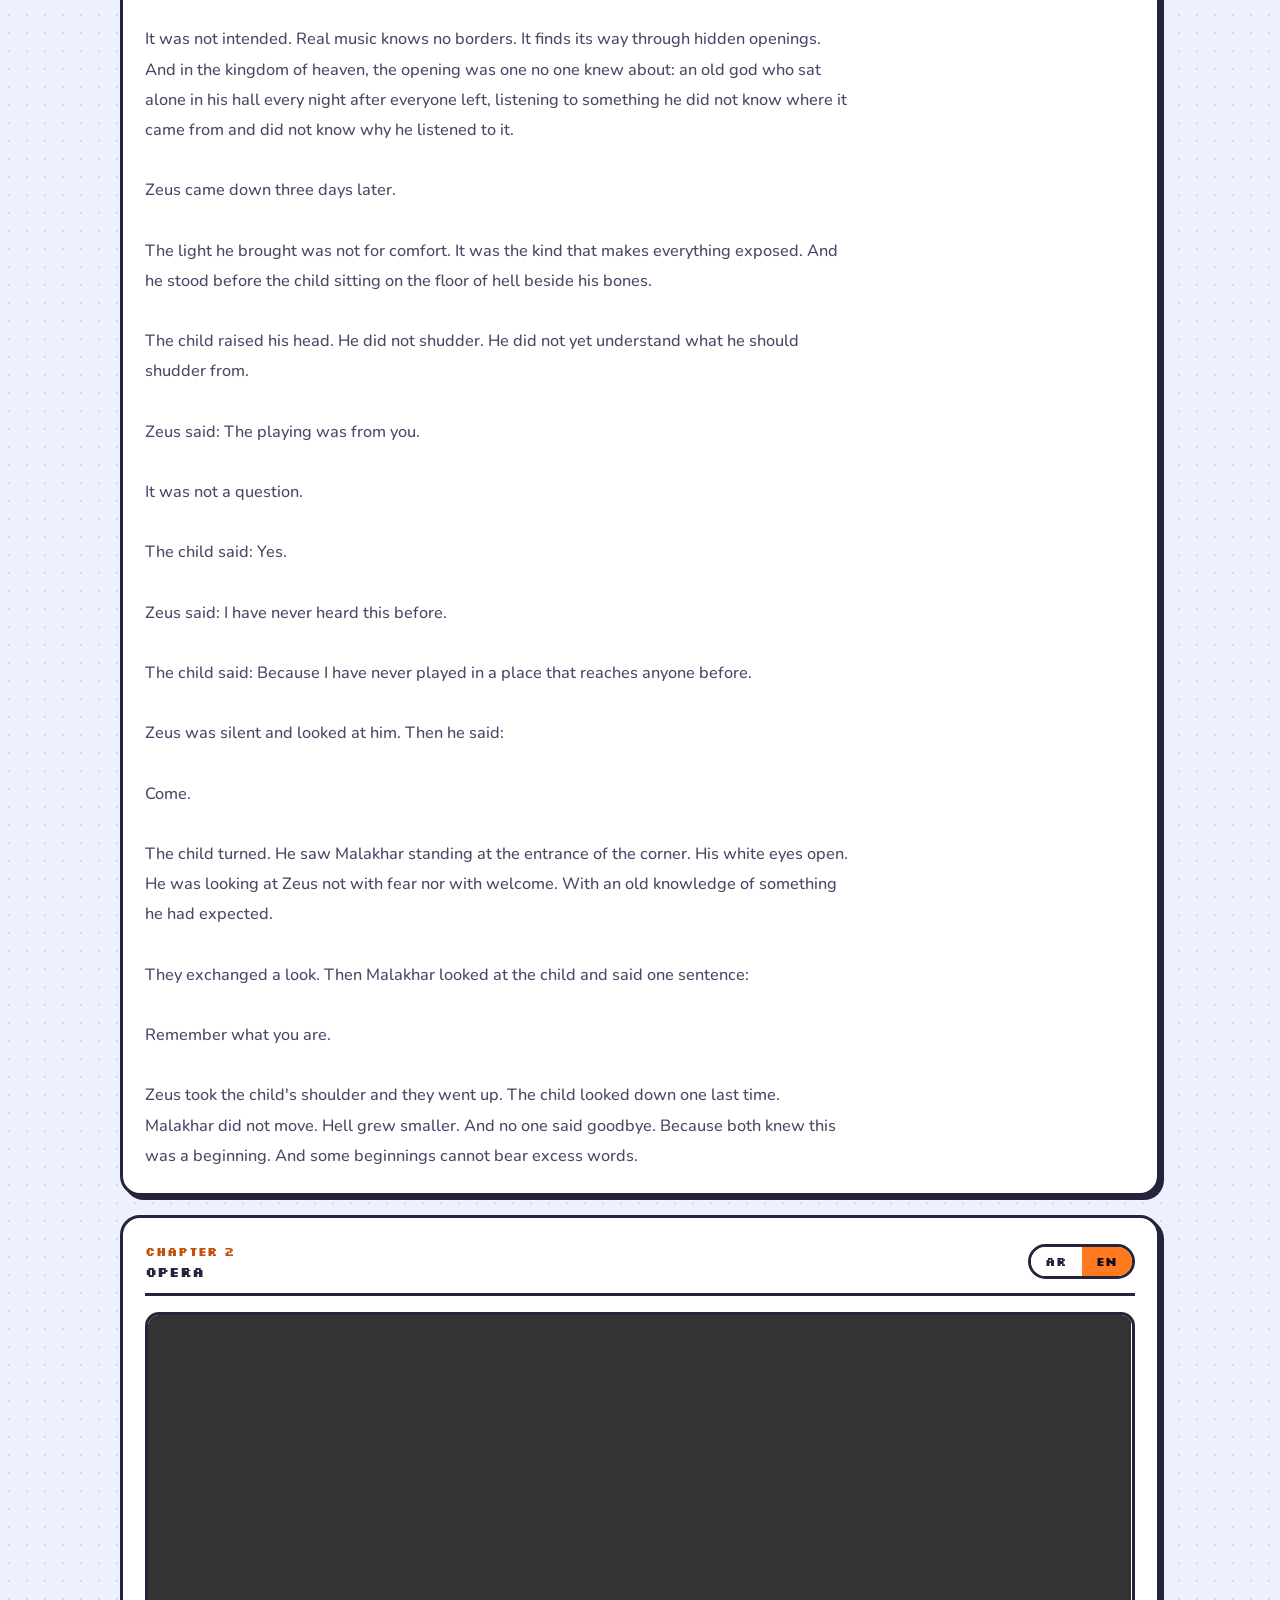
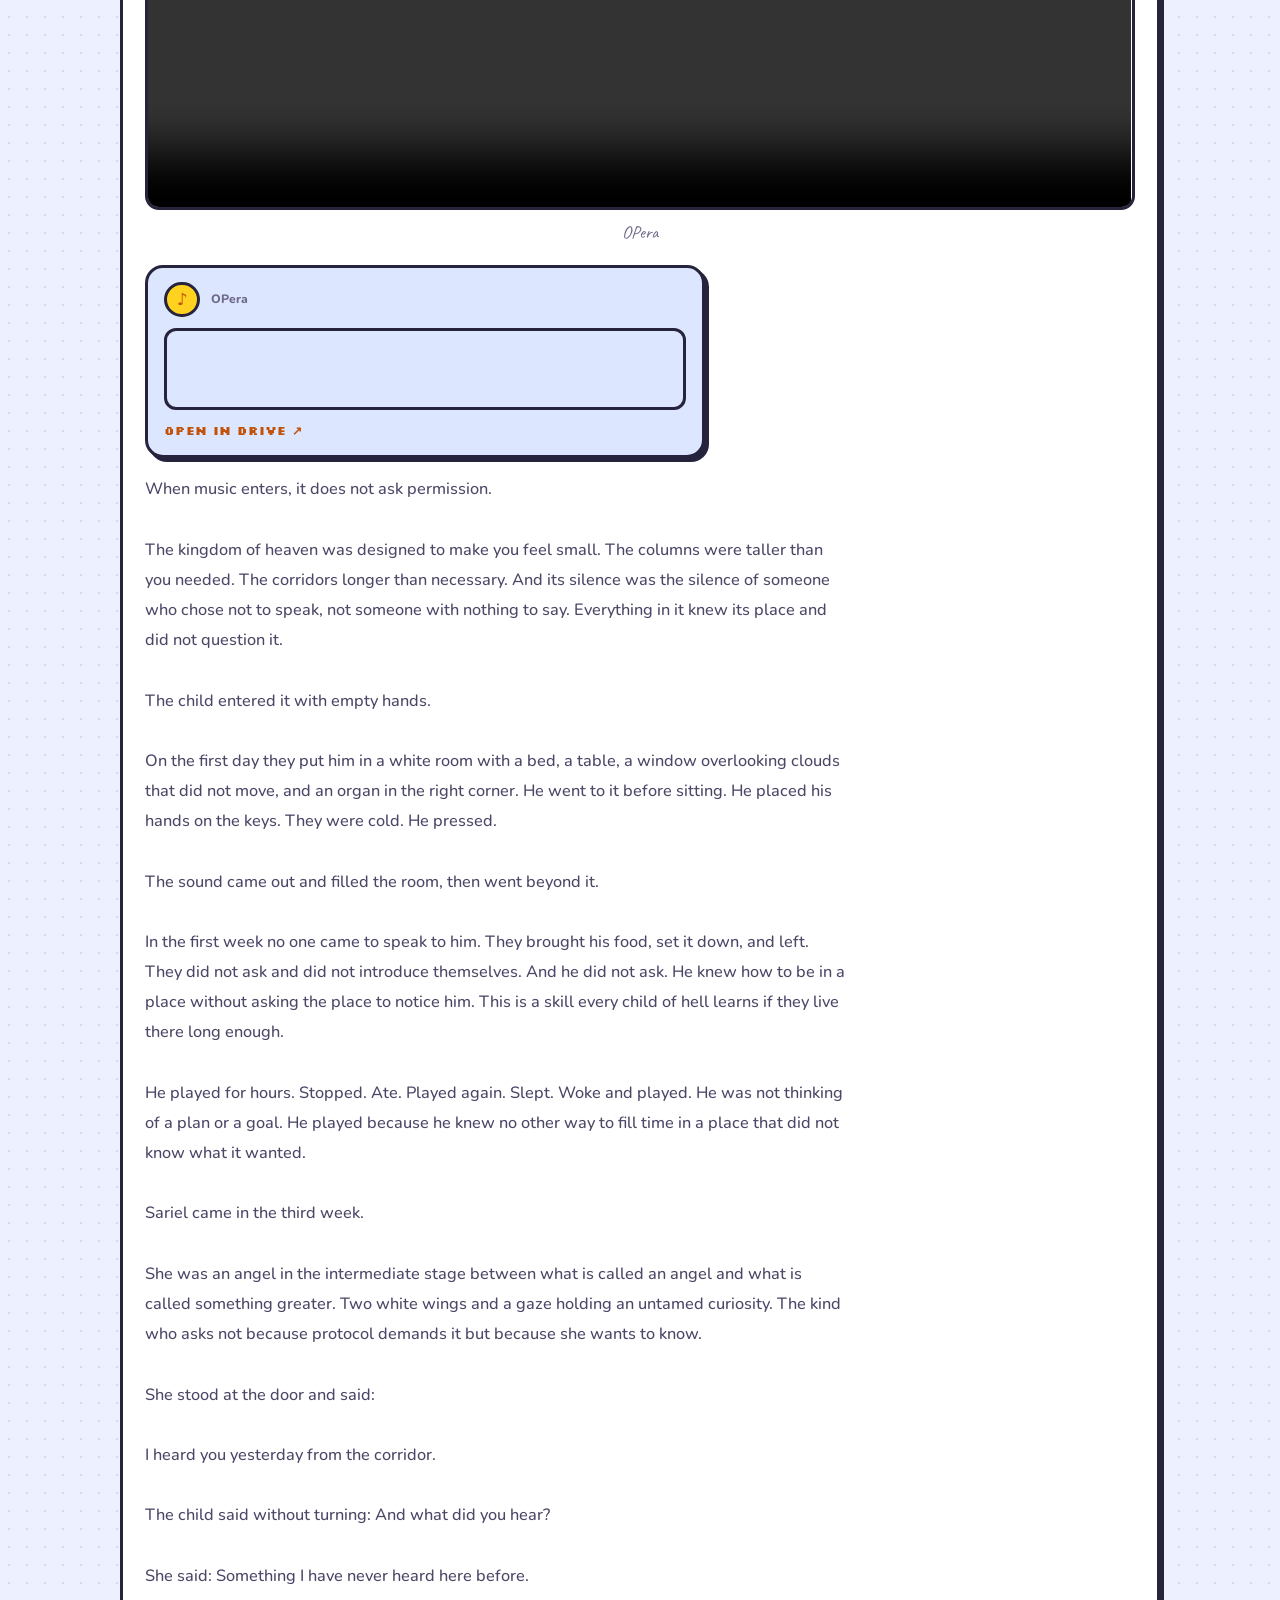
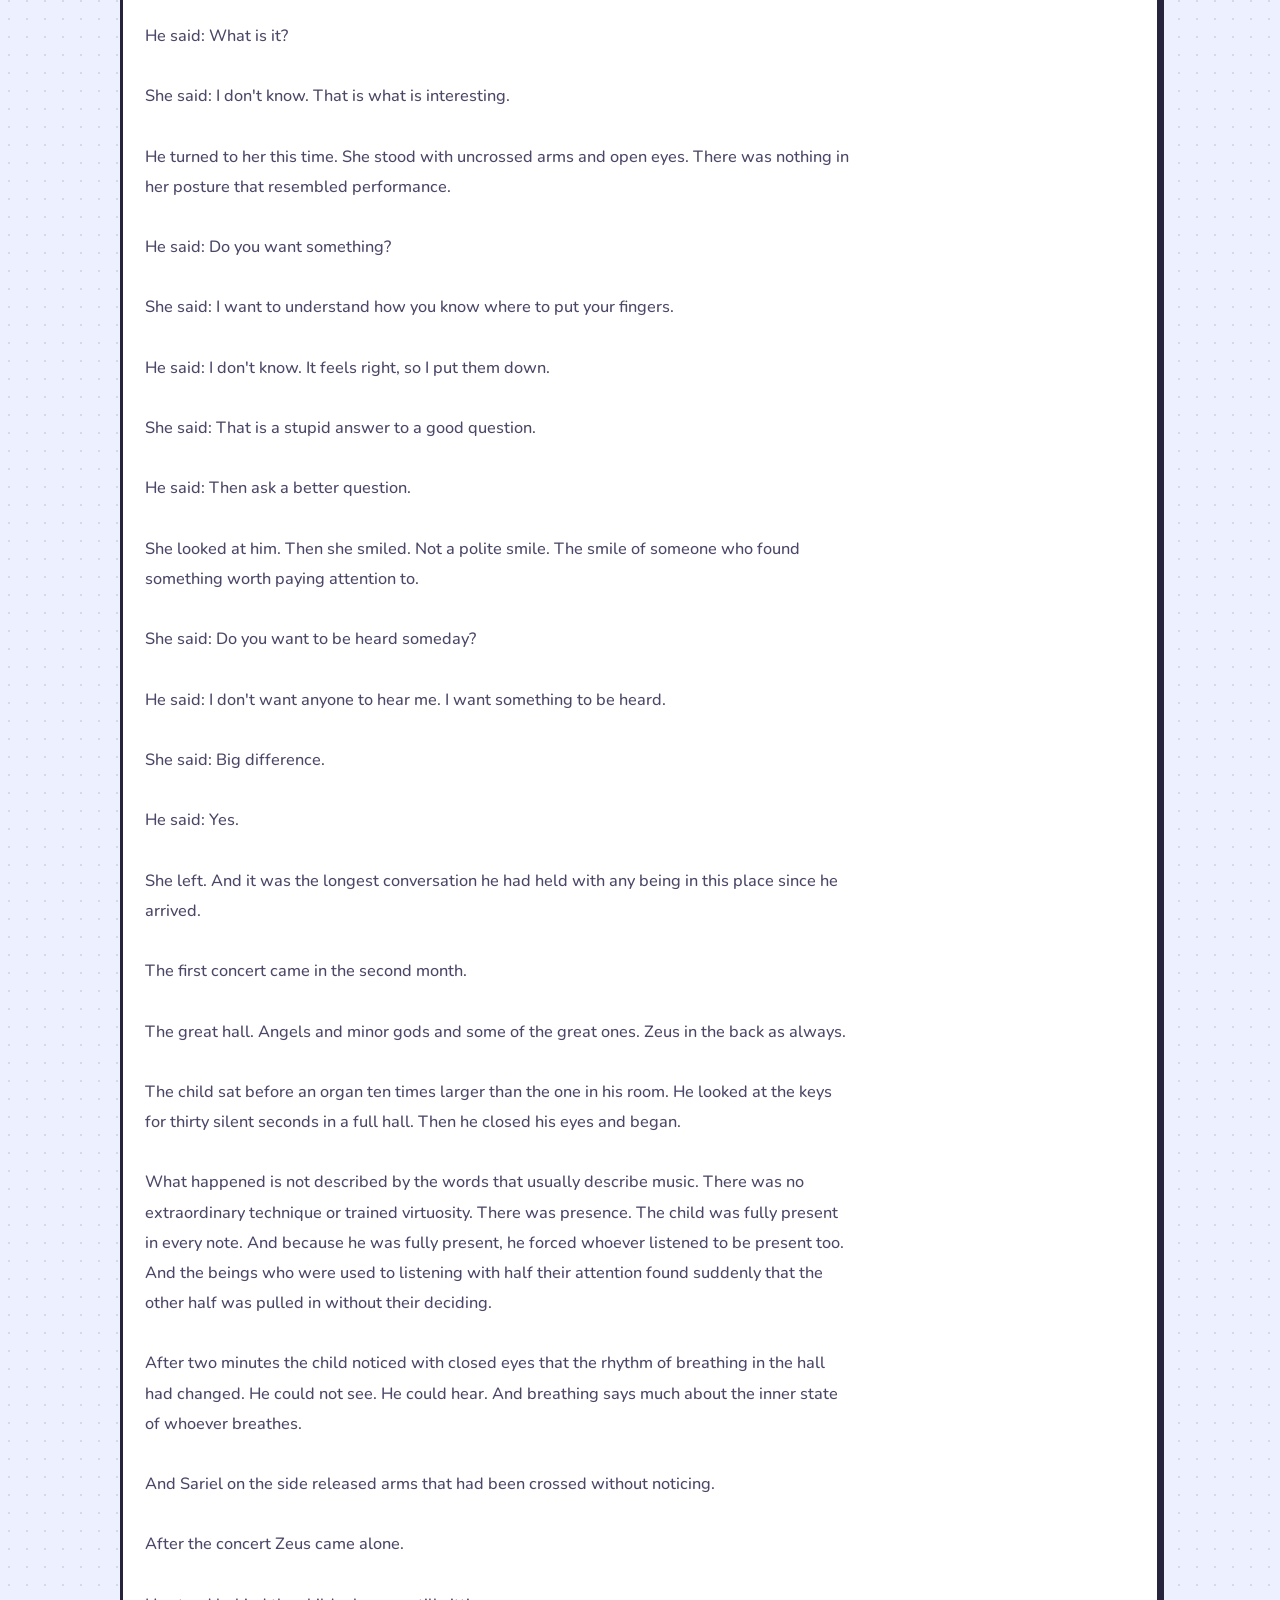
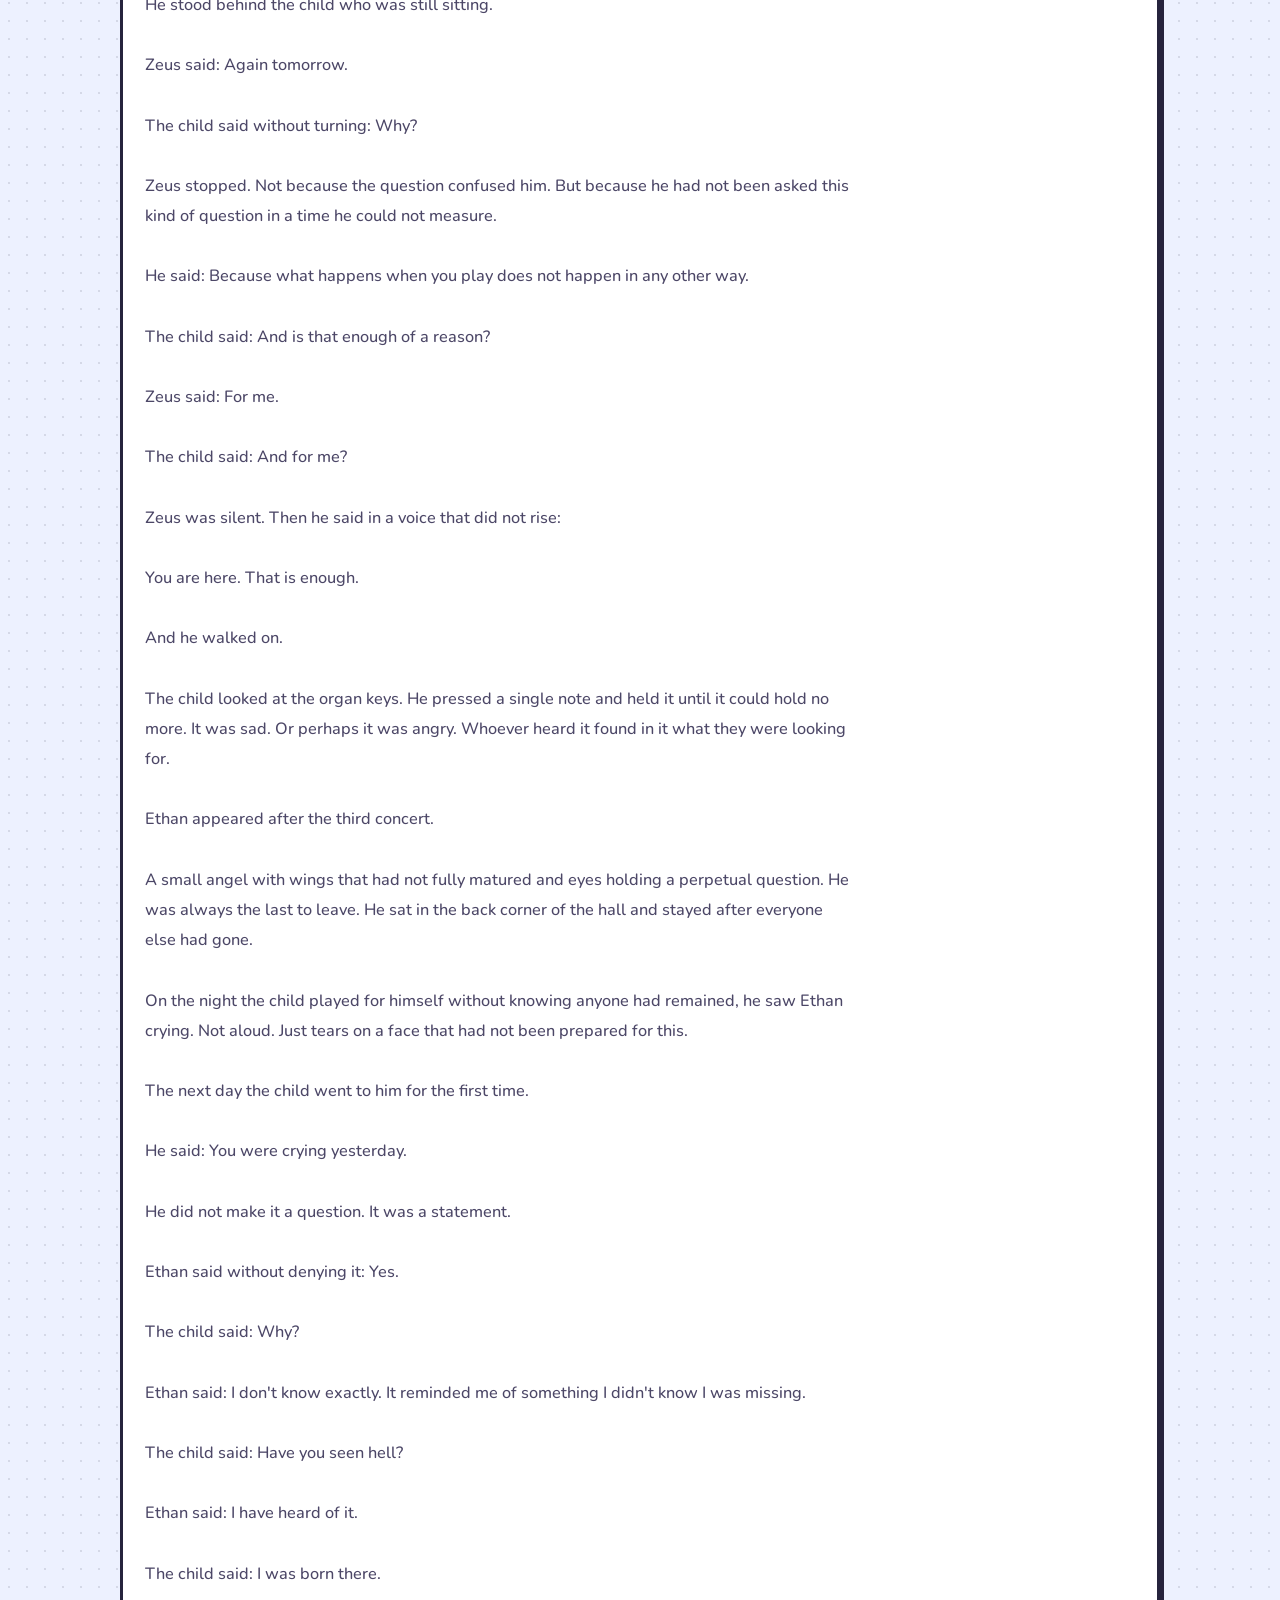
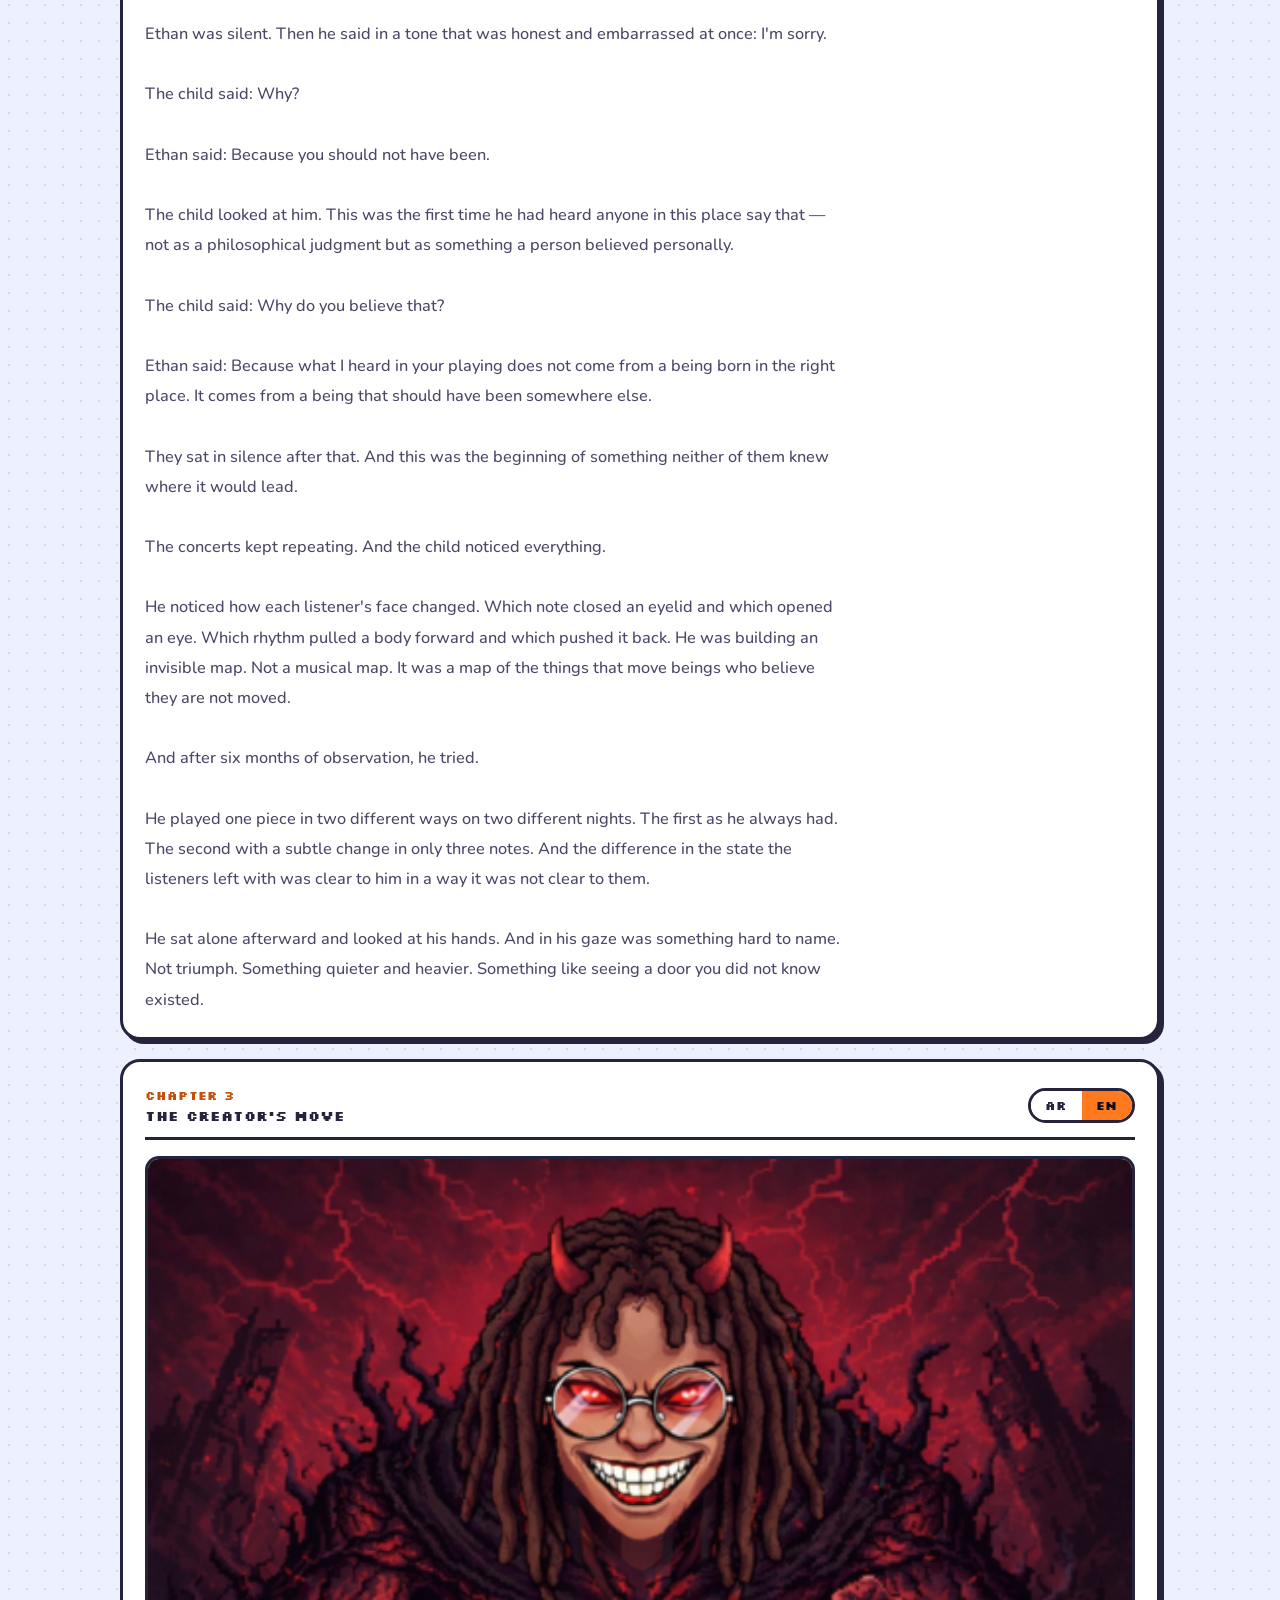
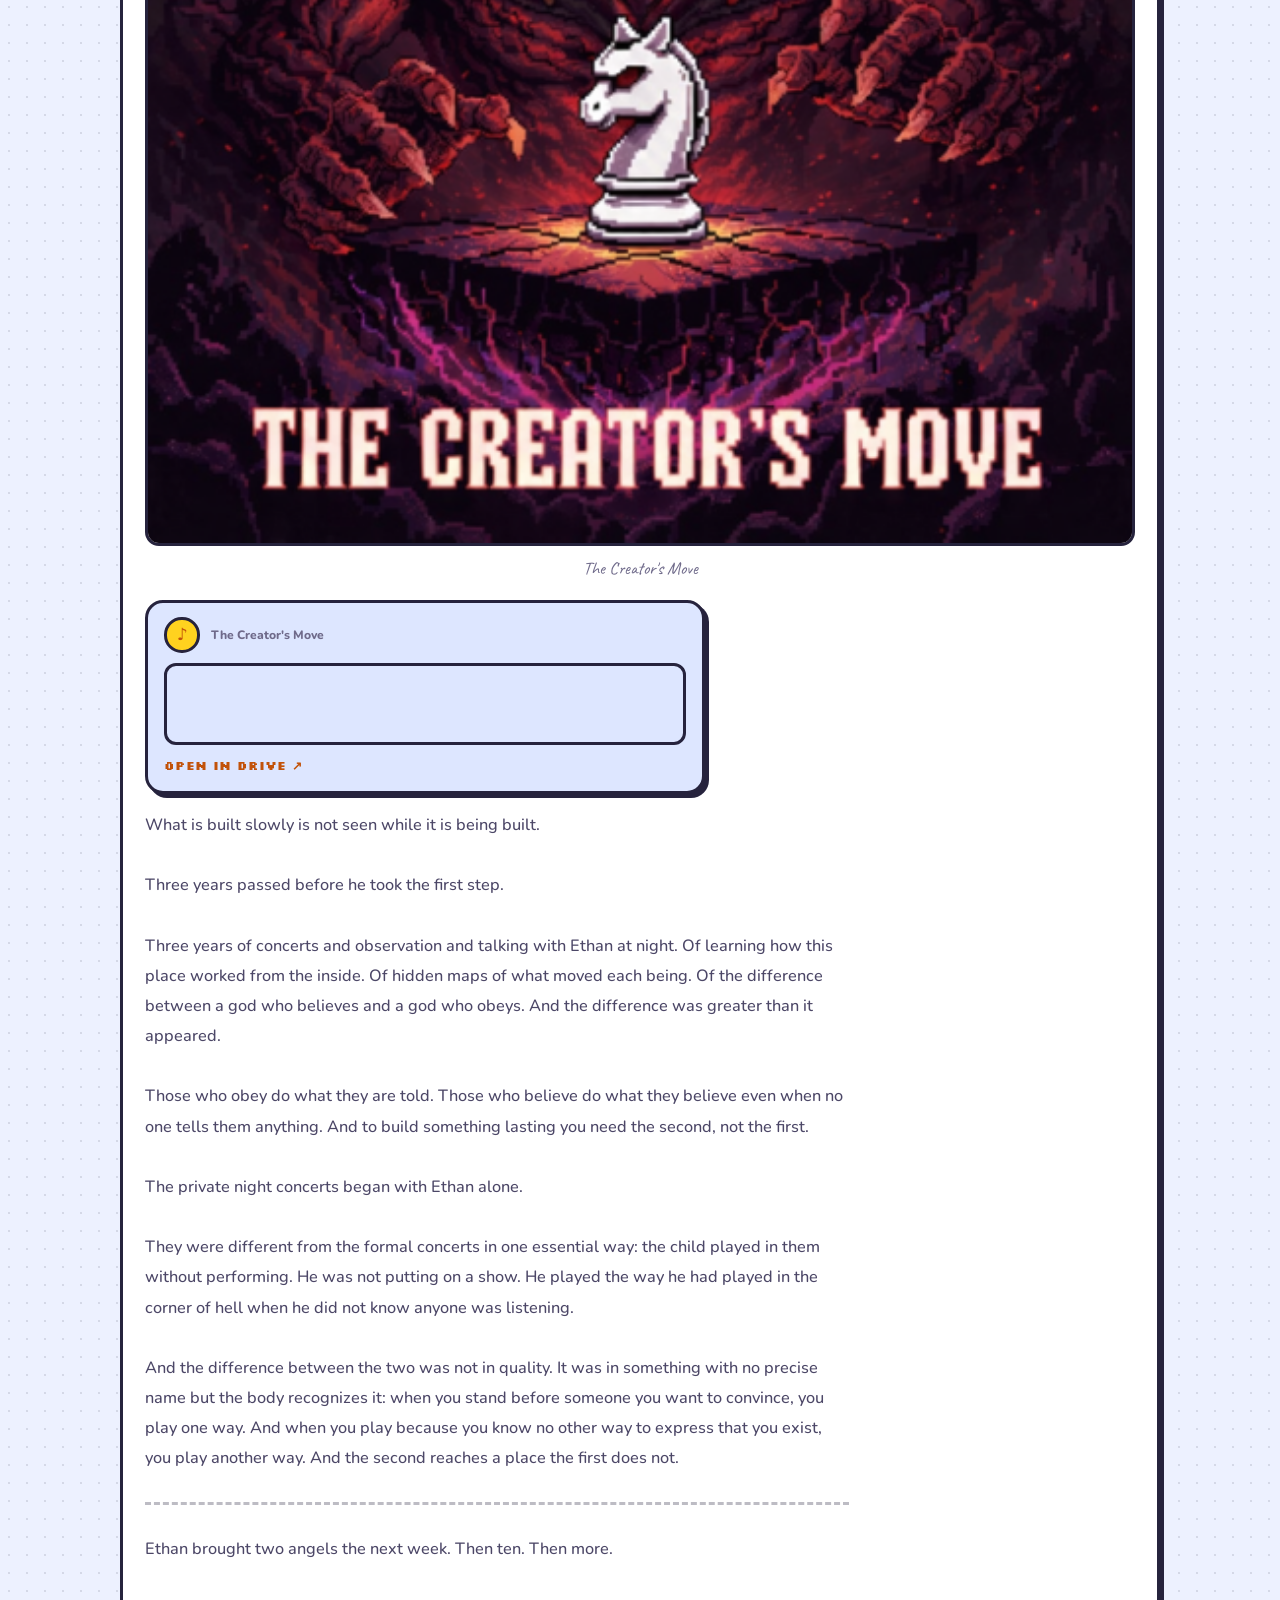
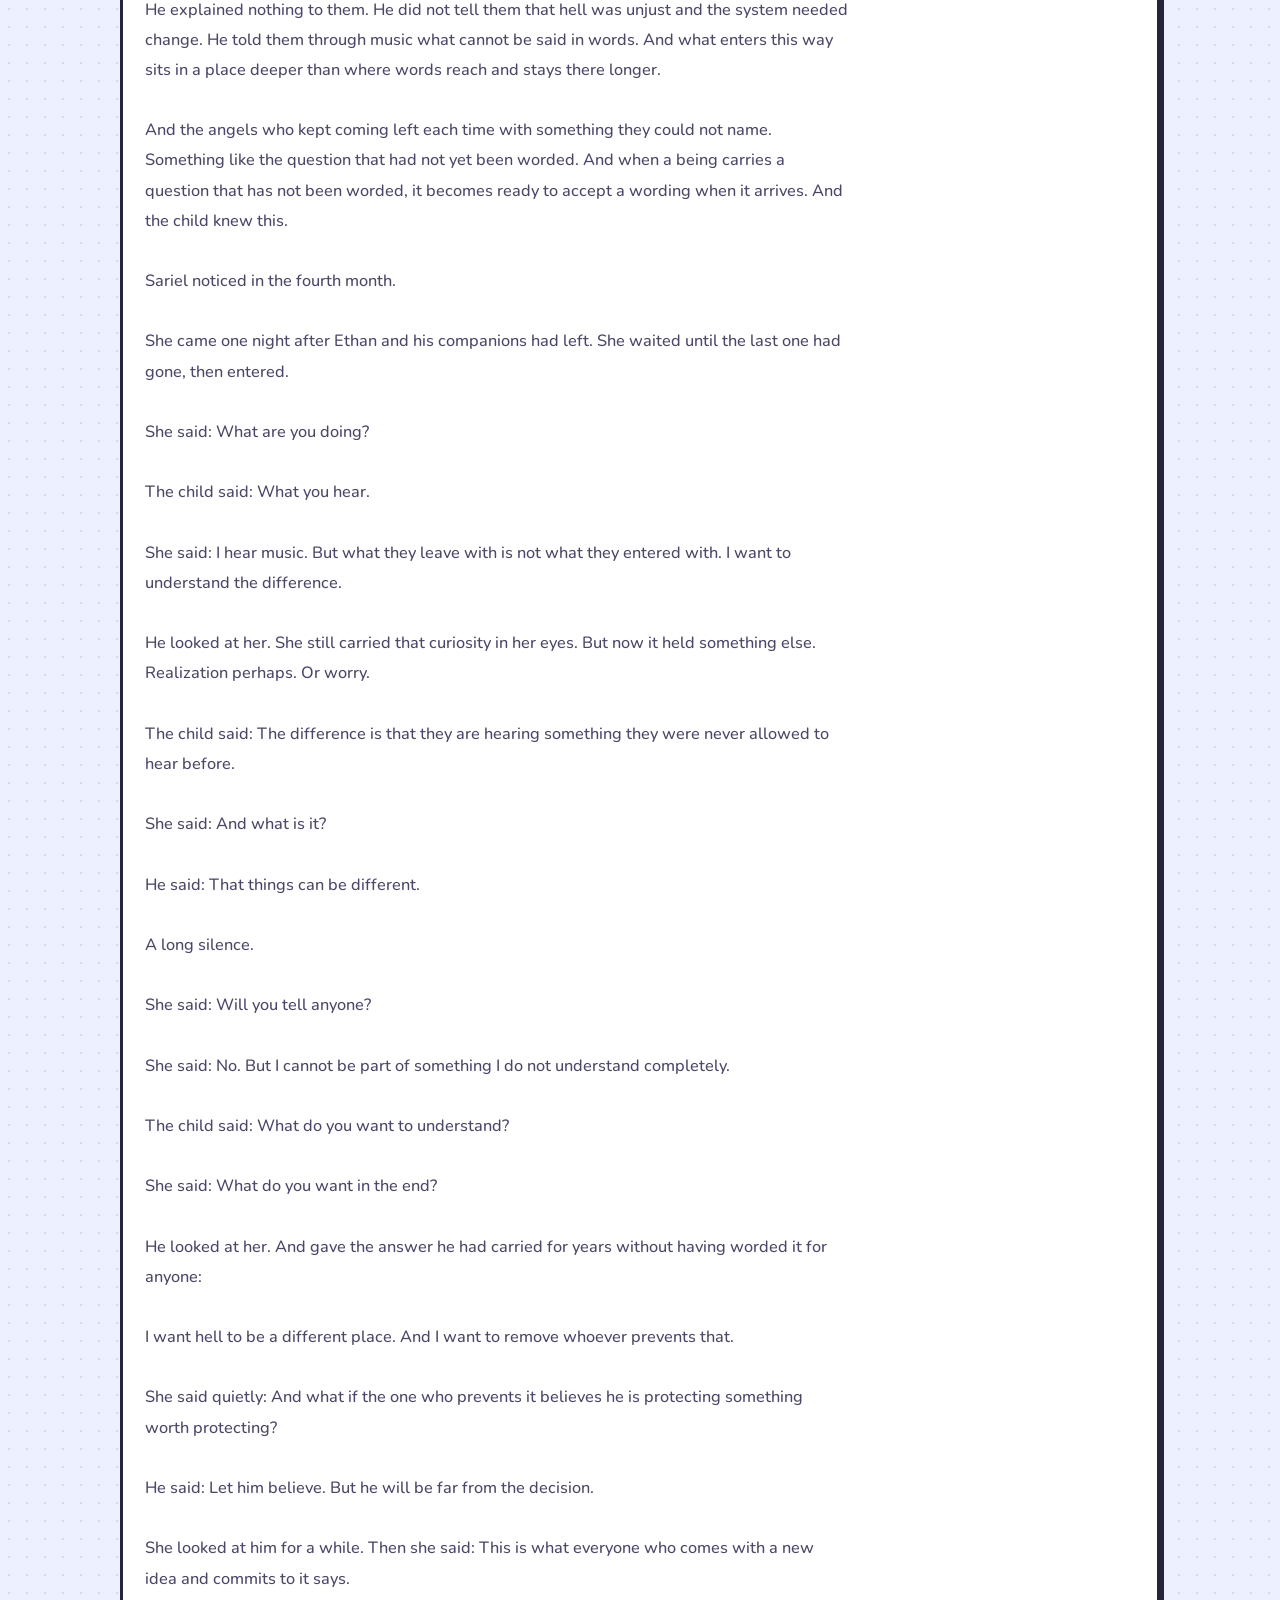
<file: novels/index.html>
<!DOCTYPE html>
<html lang="en" dir="ltr" data-lang="en">
<head>
<meta charset="UTF-8">
<meta name="viewport" content="width=device-width, initial-scale=1.0">
<title>Novels — Ziad Salah</title>
<meta name="description" content="Two Arabic novels by Ziad Salah — The Holy Theft and Zeus — with full chapters in Arabic and English.">
<link rel="canonical" href="https://personal.iamziad.isroot.in/novels/">
<link rel="alternate" hreflang="en" href="https://personal.iamziad.isroot.in/novels/">
<link rel="alternate" hreflang="ar" href="https://personal.iamziad.isroot.in/novels/?lang=ar">
<link rel="stylesheet" href="https://fonts.googleapis.com/css2?family=Silkscreen:wght@400;700&family=VT323&family=Caveat:wght@600;700&family=Nunito:wght@400;600;700;800&family=Cairo:wght@400;700;900&family=Lalezar&display=swap">
<script>try{document.documentElement.setAttribute("data-theme",localStorage.getItem("iam.theme")||"light")}catch(_){}</script>
<script>try{var q=new URLSearchParams(location.search).get("lang");var s=(q==="ar"||q==="en")?q:(localStorage.getItem("iam.lang")||"en");if(s!=="ar")s="en";var h=document.documentElement;h.setAttribute("data-lang",s);h.setAttribute("lang",s);h.setAttribute("dir",s==="ar"?"rtl":"ltr")}catch(_){}</script>
<link rel="stylesheet" href="/assets/css/main.css">
<link rel="icon" href="/favicon.svg" type="image/svg+xml">
</head>

<body data-page="/novels/">
<a href="#main" class="skip-link"><span class="lang-en">Skip to content</span><span class="lang-ar">روح للمحتوى</span></a>

<header class="chrome">
  <a class="chrome-brand" href="/">iam<b>ziad</b></a>
  <nav class="chrome-nav" aria-label="Main">
    <a href="/"><span class="lang-en">Home</span><span class="lang-ar">البيت</span></a>
    <a href="/now/"><span class="lang-en">Now</span><span class="lang-ar">دلوقتي</span></a>
    <a href="/map/"><span class="lang-en">Internet Map</span><span class="lang-ar">خريطة النت</span></a>
    <a href="/projects/"><span class="lang-en">Projects</span><span class="lang-ar">المشاريع</span></a>
    <a href="/quotes/"><span class="lang-en">Quotes</span><span class="lang-ar">اقتباسات</span></a>
    <a href="/novels/"><span class="lang-en">Novels</span><span class="lang-ar">الروايات</span></a>
    <a href="/music/"><span class="lang-en">Music</span><span class="lang-ar">الأغاني</span></a>
  </nav>
  <div class="chrome-tools">
    <button class="tgl" data-lang-btn="en" aria-pressed="true">EN</button>
    <button class="tgl" data-lang-btn="ar" aria-pressed="false">AR</button>
    <button class="tgl" data-theme-btn aria-label="Toggle theme">LIGHT</button>
  </div>
</header>

<main id="main" class="wrap">
  <a class="back" href="/"><span class="dir-arrow" aria-hidden="true">&larr;</span> <span class="lang-en">home</span><span class="lang-ar">البيت</span></a>

  <section class="hero">
    <p class="eyebrow"><span class="lang-en">novels</span><span class="lang-ar">روايات</span></p>
    <h1 class="page-title"><span class="lang-en">Two <span class="cursor">books</span></span><span class="lang-ar">كتابين <span class="cursor">بالعربي</span></span></h1>
    <p class="lede">
      <span class="lang-en">Both written in Arabic first. English here is my own translation, so if something reads badly in English that is on me and not on the book. Full text, free, no sign-up.</span>
      <span class="lang-ar">الاتنين مكتوبين بالعربي الأول. الإنجليزية هنا ترجمتي أنا، فلو حاجة غلط في الإنجليزية ده عليّ أنا مش على الكتاب. النص كامل، مجاني، من غير تسجيل.</span>
    </p>
  </section>

  <section id="novels-body"><div class="tabs" id="novel-tabs"></div><div id="novel-panels"></div></section>
</main>

<footer class="wrap"><p>Egypt</p></footer>
  <script src="/assets/js/qa.js"></script>
  <script src="/assets/js/ctf-found.js"></script>
  <script src="/assets/js/data.js"></script>
  <script src="/assets/js/novels.js"></script>
  <script src="/assets/js/app.js"></script>
  <script src="/assets/js/page-novels.js"></script>
</body>
</html>
</file>
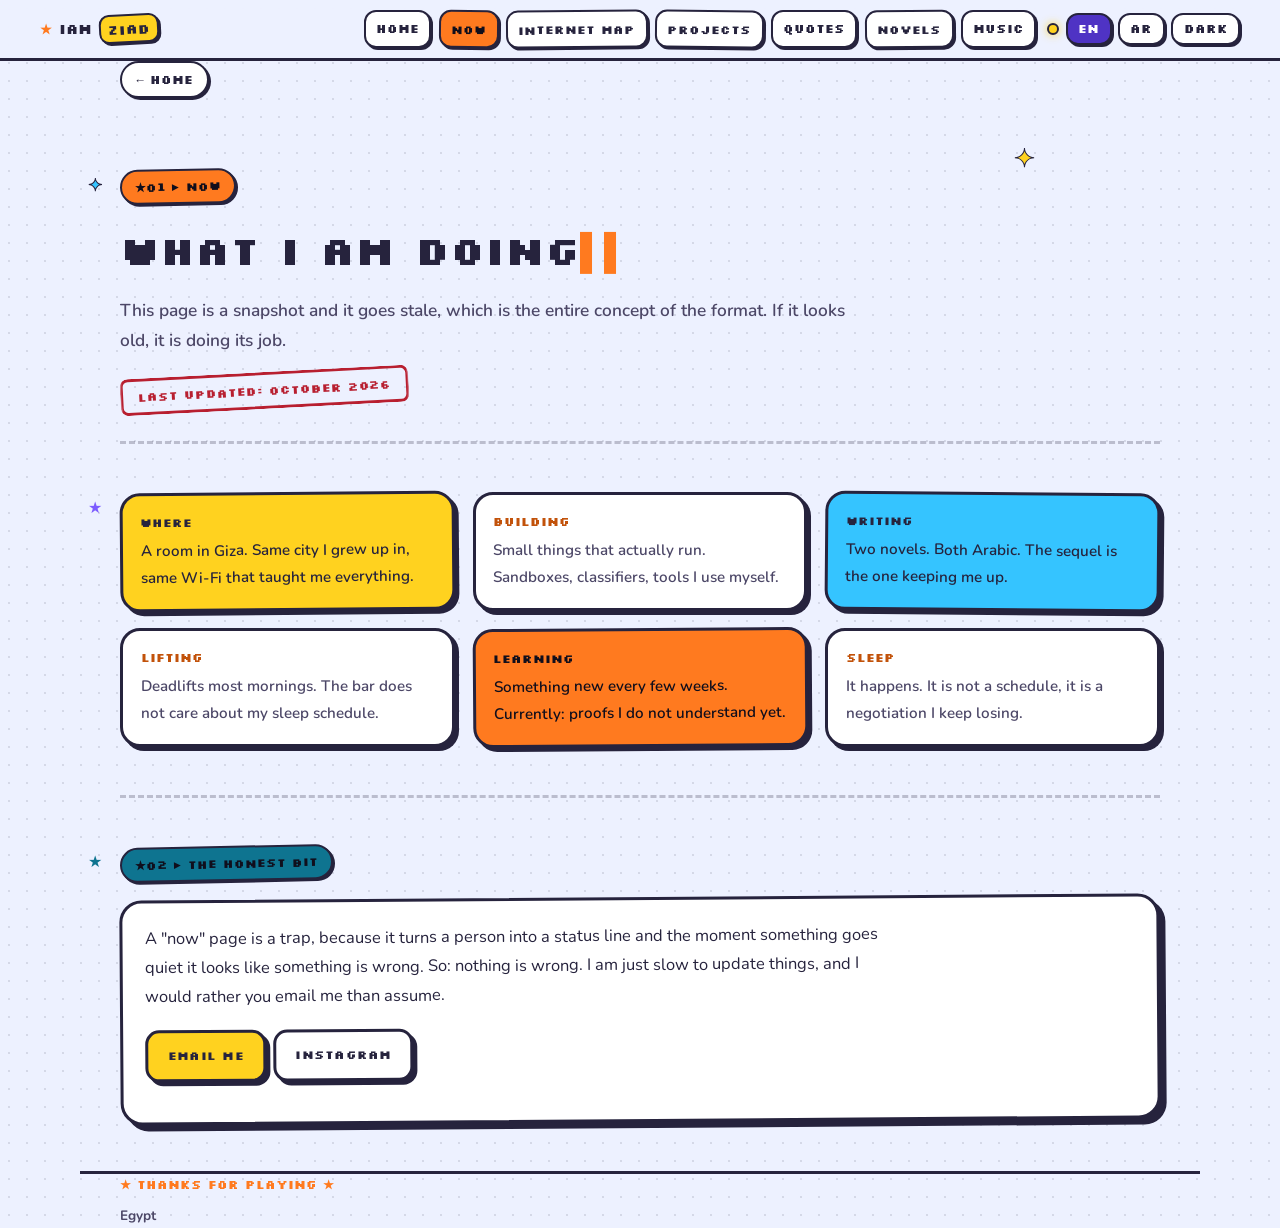
<file: now/index.html>
<!DOCTYPE html>
<html lang="en" dir="ltr" data-lang="en">
<head>
<meta charset="UTF-8">
<meta name="viewport" content="width=device-width, initial-scale=1.0">
<title>Now — Ziad Salah</title>
<meta name="description" content="What Ziad Salah is doing right now: Giza, building small systems, writing a second Arabic novel, and lifting weights at hours that are technically morning.">
<link rel="canonical" href="https://personal.iamziad.isroot.in/now/">
<link rel="alternate" hreflang="en" href="https://personal.iamziad.isroot.in/now/">
<link rel="alternate" hreflang="ar" href="https://personal.iamziad.isroot.in/now/?lang=ar">
<link rel="stylesheet" href="https://fonts.googleapis.com/css2?family=Silkscreen:wght@400;700&family=VT323&family=Caveat:wght@600;700&family=Nunito:wght@400;600;700;800&family=Cairo:wght@400;700;900&family=Lalezar&display=swap">
<script>try{document.documentElement.setAttribute("data-theme",localStorage.getItem("iam.theme")||"light")}catch(_){}</script>
<script>try{var q=new URLSearchParams(location.search).get("lang");var s=(q==="ar"||q==="en")?q:(localStorage.getItem("iam.lang")||"en");if(s!=="ar")s="en";var h=document.documentElement;h.setAttribute("data-lang",s);h.setAttribute("lang",s);h.setAttribute("dir",s==="ar"?"rtl":"ltr")}catch(_){}</script>
<link rel="stylesheet" href="/assets/css/main.css">
<link rel="icon" href="/favicon.svg" type="image/svg+xml">
</head>

<body data-page="/now/">
<a href="#main" class="skip-link"><span class="lang-en">Skip to content</span><span class="lang-ar">روح للمحتوى</span></a>

<header class="chrome">
  <a class="chrome-brand" href="/">iam<b>ziad</b></a>
  <nav class="chrome-nav" aria-label="Main">
    <a href="/"><span class="lang-en">Home</span><span class="lang-ar">البيت</span></a>
    <a href="/now/"><span class="lang-en">Now</span><span class="lang-ar">دلوقتي</span></a>
    <a href="/map/"><span class="lang-en">Internet Map</span><span class="lang-ar">خريطة النت</span></a>
    <a href="/projects/"><span class="lang-en">Projects</span><span class="lang-ar">المشاريع</span></a>
    <a href="/quotes/"><span class="lang-en">Quotes</span><span class="lang-ar">اقتباسات</span></a>
    <a href="/novels/"><span class="lang-en">Novels</span><span class="lang-ar">الروايات</span></a>
    <a href="/music/"><span class="lang-en">Music</span><span class="lang-ar">الأغاني</span></a>
  </nav>
  <div class="chrome-tools">
    <button class="tgl" data-lang-btn="en" aria-pressed="true">EN</button>
    <button class="tgl" data-lang-btn="ar" aria-pressed="false">AR</button>
    <button class="tgl" data-theme-btn aria-label="Toggle theme">LIGHT</button>
  </div>
</header>

<main id="main" class="wrap">
  <a class="back" href="/"><span class="dir-arrow" aria-hidden="true">&larr;</span> <span class="lang-en">home</span><span class="lang-ar">البيت</span></a>

  <section class="hero">
    <p class="eyebrow"><span class="lang-en">now</span><span class="lang-ar">الوقت ده</span></p>
    <h1 class="page-title"><span class="lang-en">What I am <span class="cursor">doing</span></span><span class="lang-ar">أنا <span class="cursor">بعمل</span> إيه</span></h1>
    <p class="lede">
      <span class="lang-en">This page is a snapshot and it goes stale, which is the entire concept of the format. If it looks old, it is doing its job.</span>
      <span class="lang-ar">الصفحة دي لقطة من الوقت اللي أنا فيه، وبتقدم بسرعة — ده المفهوم كله. لو شكلها قديم يبقى شغالة صح.</span>
    </p>
    <p style="margin-top:1rem"><span class="stamp"><span class="lang-en">last updated: October 2026</span><span class="lang-ar">آخر تحديث: أكتوبر ٢٠٢٦</span></span></p>
  </section>

  <section id="now-grid"><div class="now-grid" id="now-list"></div></section>

  <section id="honest">
    <p class="eyebrow"><span class="lang-en">the honest bit</span><span class="lang-ar">الجزء الصادق</span></p>
    <div class="card">
      <p>
        <span class="lang-en">A "now" page is a trap, because it turns a person into a status line and the moment something goes quiet it looks like something is wrong. So: nothing is wrong. I am just slow to update things, and I would rather you email me than assume.</span>
        <span class="lang-ar">صفحة "الوقت ده" فخ، لأنها بتحول الشخص لسطر حالة، وأول ما الدنيا تهدى شكلها يبقى فيه حاجة غلط. فالخلاصة: مفيش حاجة غلط. أنا بس بتأخر في التحديث، ولو عايز تعرف حقيقة ابعتلي إيميل بدل ما تفترض.</span>
      </p>
      <div class="chip-row">
        <a class="btn primary" href="mailto:zs.01117875692@gmail.com"><span class="lang-en">Email me</span><span class="lang-ar">ابعتلي إيميل</span></a>
        <a class="btn" href="https://instagram.com/z14d.d" target="_blank" rel="me noopener noreferrer">Instagram</a>
      </div>
    </div>
  </section>
</main>

<footer class="wrap"><p>Egypt</p></footer>
  <script src="/assets/js/qa.js"></script>
  <script src="/assets/js/ctf-found.js"></script>
  <script src="/assets/js/data.js"></script>
  <script src="/assets/js/app.js"></script>
  <script src="/assets/js/page-now.js"></script>
</body>
</html>
</file>
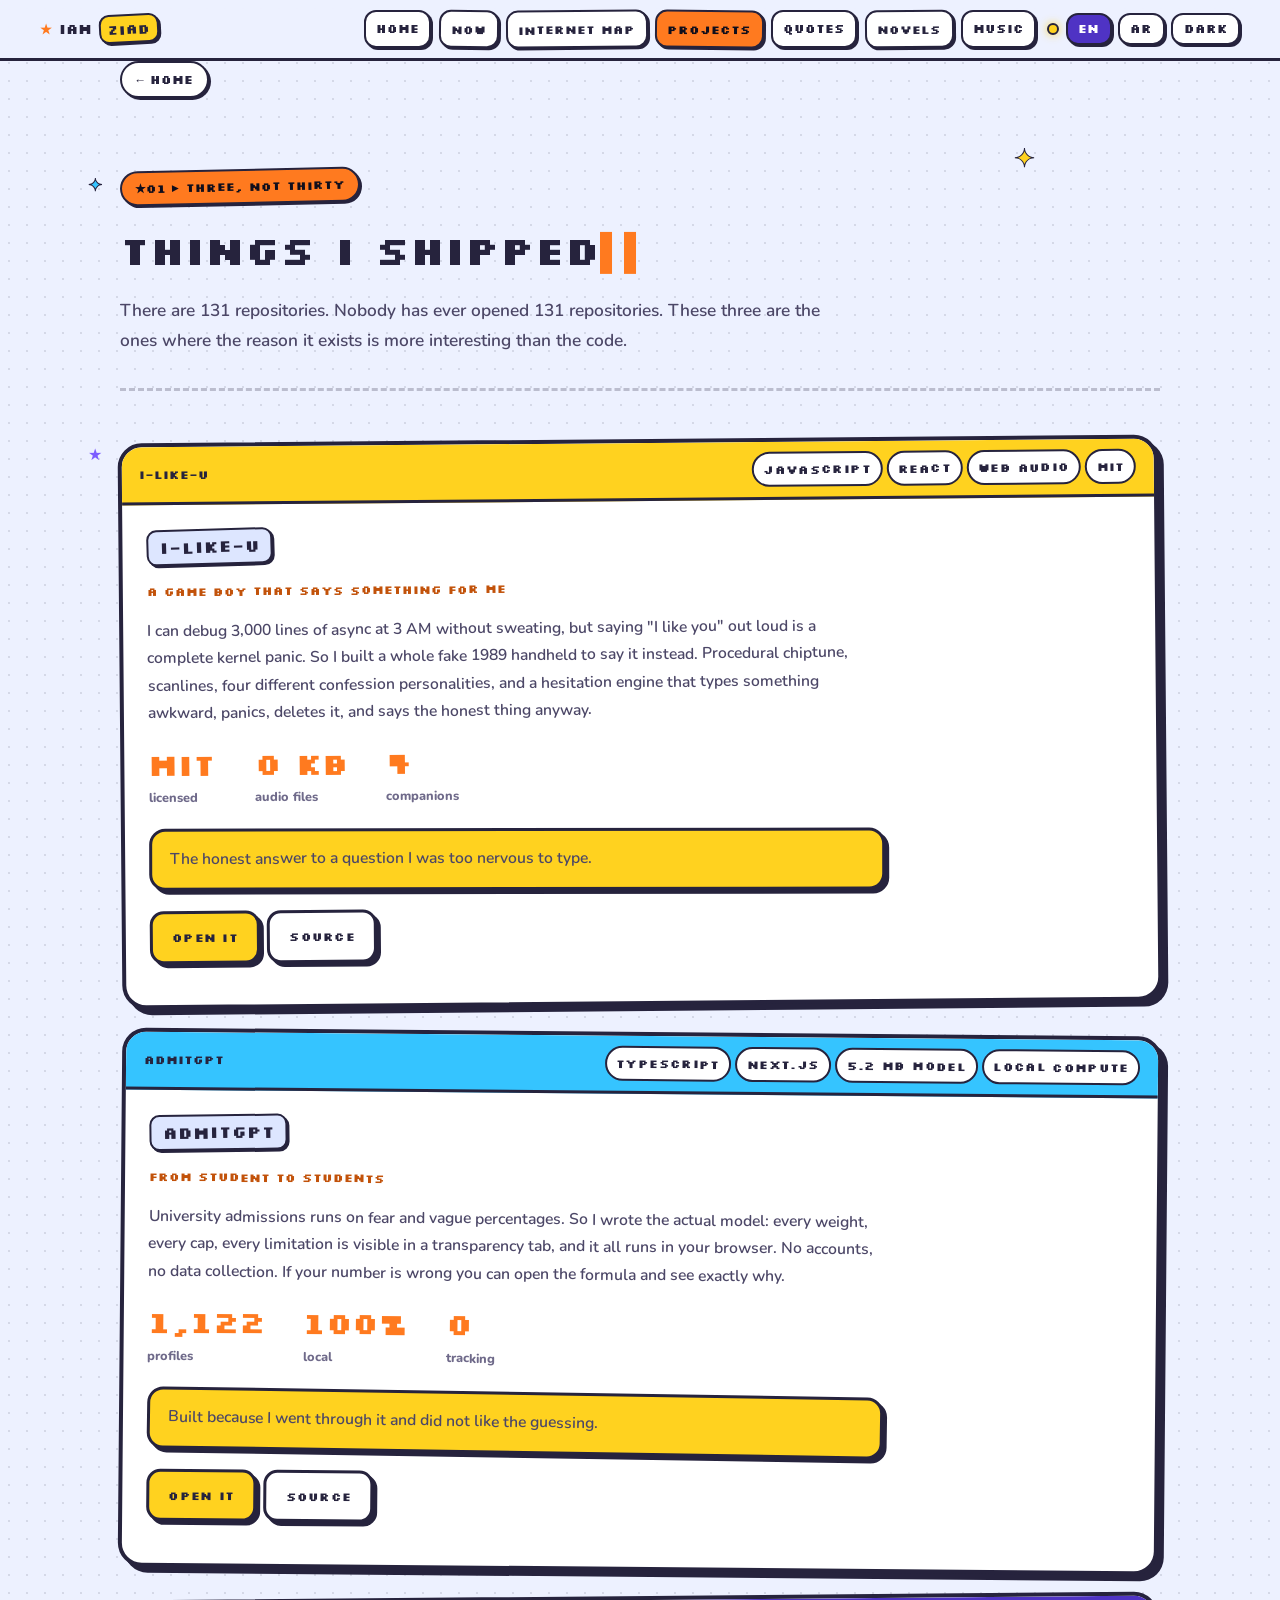
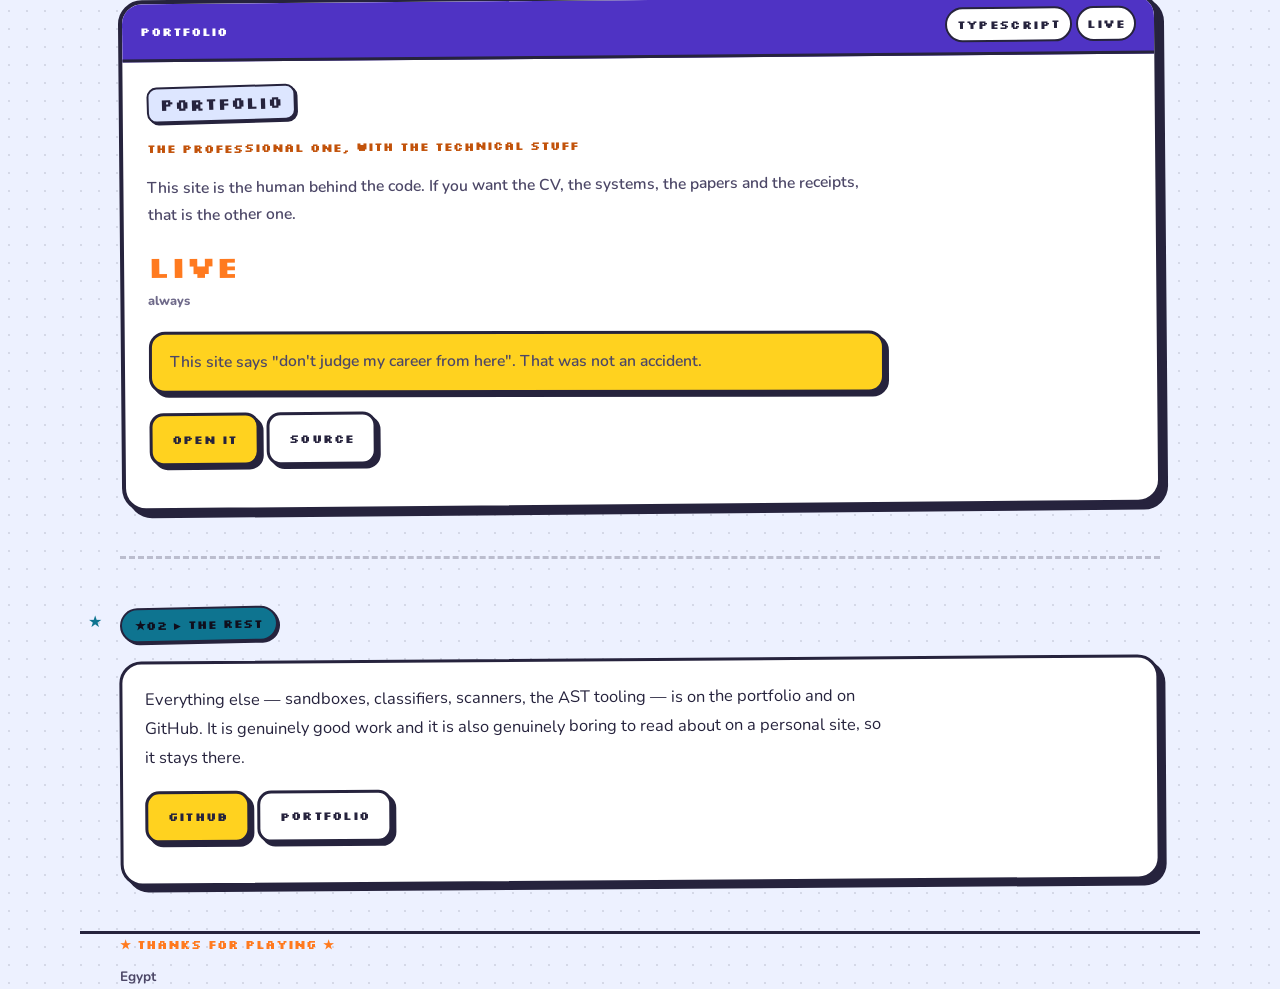
<file: projects/index.html>
<!DOCTYPE html>
<html lang="en" dir="ltr" data-lang="en">
<head>
<meta charset="UTF-8">
<meta name="viewport" content="width=device-width, initial-scale=1.0">
<title>Projects — Ziad Salah</title>
<meta name="description" content="Three things worth opening: an 8-bit handheld that says 'I like you' for you, a university admissions model with the arithmetic published, and the professional portfolio.">
<link rel="canonical" href="https://personal.iamziad.isroot.in/projects/">
<link rel="alternate" hreflang="en" href="https://personal.iamziad.isroot.in/projects/">
<link rel="alternate" hreflang="ar" href="https://personal.iamziad.isroot.in/projects/?lang=ar">
<link rel="stylesheet" href="https://fonts.googleapis.com/css2?family=Silkscreen:wght@400;700&family=VT323&family=Caveat:wght@600;700&family=Nunito:wght@400;600;700;800&family=Cairo:wght@400;700;900&family=Lalezar&display=swap">
<script>try{document.documentElement.setAttribute("data-theme",localStorage.getItem("iam.theme")||"light")}catch(_){}</script>
<script>try{var q=new URLSearchParams(location.search).get("lang");var s=(q==="ar"||q==="en")?q:(localStorage.getItem("iam.lang")||"en");if(s!=="ar")s="en";var h=document.documentElement;h.setAttribute("data-lang",s);h.setAttribute("lang",s);h.setAttribute("dir",s==="ar"?"rtl":"ltr")}catch(_){}</script>
<link rel="stylesheet" href="/assets/css/main.css">
<link rel="icon" href="/favicon.svg" type="image/svg+xml">
</head>

<body data-page="/projects/">
<a href="#main" class="skip-link"><span class="lang-en">Skip to content</span><span class="lang-ar">روح للمحتوى</span></a>

<header class="chrome">
  <a class="chrome-brand" href="/">iam<b>ziad</b></a>
  <nav class="chrome-nav" aria-label="Main">
    <a href="/"><span class="lang-en">Home</span><span class="lang-ar">البيت</span></a>
    <a href="/now/"><span class="lang-en">Now</span><span class="lang-ar">دلوقتي</span></a>
    <a href="/map/"><span class="lang-en">Internet Map</span><span class="lang-ar">خريطة النت</span></a>
    <a href="/projects/"><span class="lang-en">Projects</span><span class="lang-ar">المشاريع</span></a>
    <a href="/quotes/"><span class="lang-en">Quotes</span><span class="lang-ar">اقتباسات</span></a>
    <a href="/novels/"><span class="lang-en">Novels</span><span class="lang-ar">الروايات</span></a>
    <a href="/music/"><span class="lang-en">Music</span><span class="lang-ar">الأغاني</span></a>
  </nav>
  <div class="chrome-tools">
    <button class="tgl" data-lang-btn="en" aria-pressed="true">EN</button>
    <button class="tgl" data-lang-btn="ar" aria-pressed="false">AR</button>
    <button class="tgl" data-theme-btn aria-label="Toggle theme">LIGHT</button>
  </div>
</header>

<main id="main" class="wrap">
  <a class="back" href="/"><span class="dir-arrow" aria-hidden="true">&larr;</span> <span class="lang-en">home</span><span class="lang-ar">البيت</span></a>

  <section class="hero">
    <p class="eyebrow"><span class="lang-en">three, not thirty</span><span class="lang-ar">٣، مش ٣٠</span></p>
    <h1 class="page-title"><span class="lang-en">Things I <span class="cursor">shipped</span></span><span class="lang-ar">حاجات <span class="cursor">سلّمتها</span></span></h1>
    <p class="lede">
      <span class="lang-en">There are 131 repositories. Nobody has ever opened 131 repositories. These three are the ones where the reason it exists is more interesting than the code.</span>
      <span class="lang-ar">في ١٣١ repo. محدش في تاريخ البشرية فتح ١٣١ repo. التلاتة دول هم اللي سبب وجودهم أهم من الكود نفسه.</span>
    </p>
  </section>

  <section id="projects"><div id="proj-list"></div></section>

  <section id="more">
    <p class="eyebrow"><span class="lang-en">the rest</span><span class="lang-ar">الباقي</span></p>
    <div class="card">
      <p>
        <span class="lang-en">Everything else — sandboxes, classifiers, scanners, the AST tooling — is on the portfolio and on GitHub. It is genuinely good work and it is also genuinely boring to read about on a personal site, so it stays there.</span>
        <span class="lang-ar">كل حاجة تانية — ساند بوكس، كلاسيفايرز، سكannerز، أدوات الـ AST — موجودة على البورتفوليو وعلى GitHub. الشغل ده كويس فعلاً وكمان ممل جداً للقراءة على موقع شخصي، فبفضل هناك.</span>
      </p>
      <div class="chip-row">
        <a class="btn primary" href="https://github.com/Zierax" target="_blank" rel="noopener noreferrer">GitHub</a>
        <a class="btn" href="https://ziad-portfolio-six.vercel.app" target="_blank" rel="noopener noreferrer"><span class="lang-en">Portfolio</span><span class="lang-ar">البورتفوليو</span></a>
      </div>
    </div>
  </section>
</main>

<footer class="wrap"><p>Egypt</p></footer>
  <script src="/assets/js/qa.js"></script>
  <script src="/assets/js/ctf-found.js"></script>
  <script src="/assets/js/data.js"></script>
  <script src="/assets/js/app.js"></script>
  <script src="/assets/js/page-projects.js"></script>
</body>
</html>
</file>
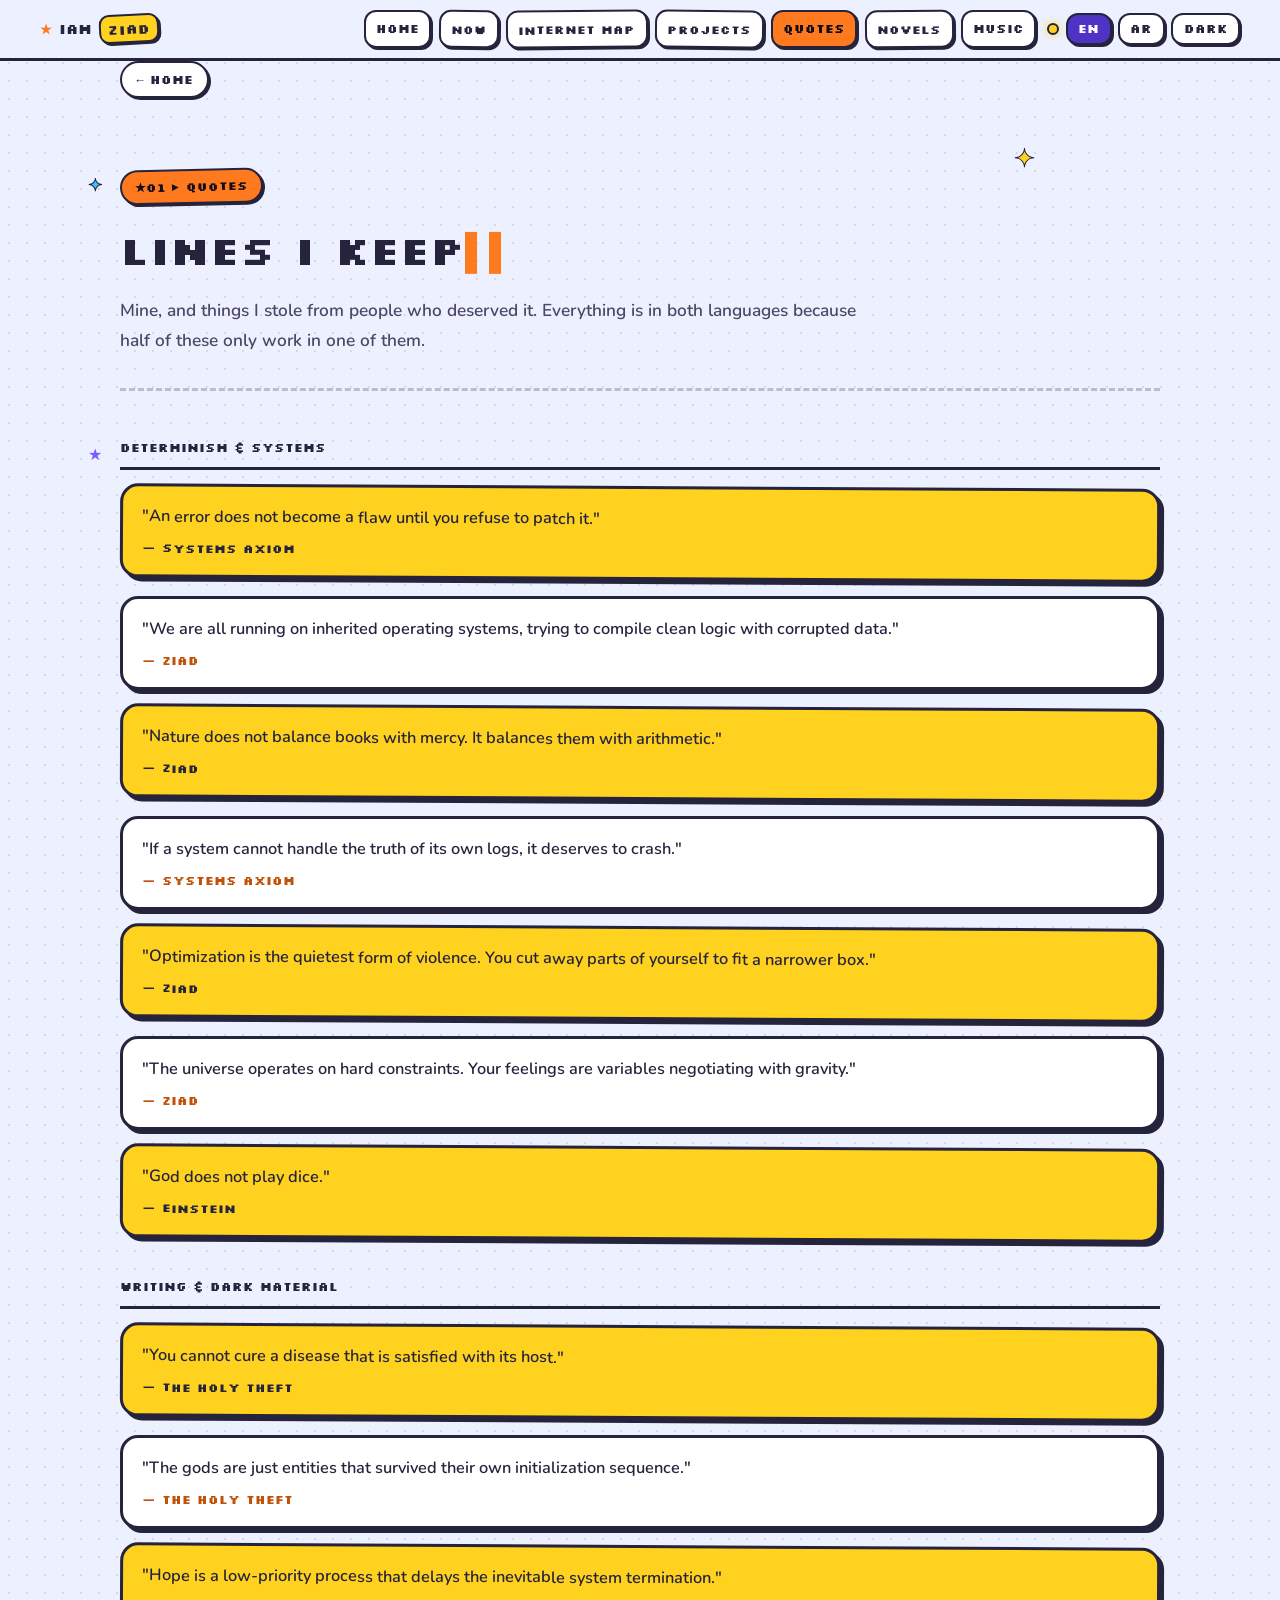
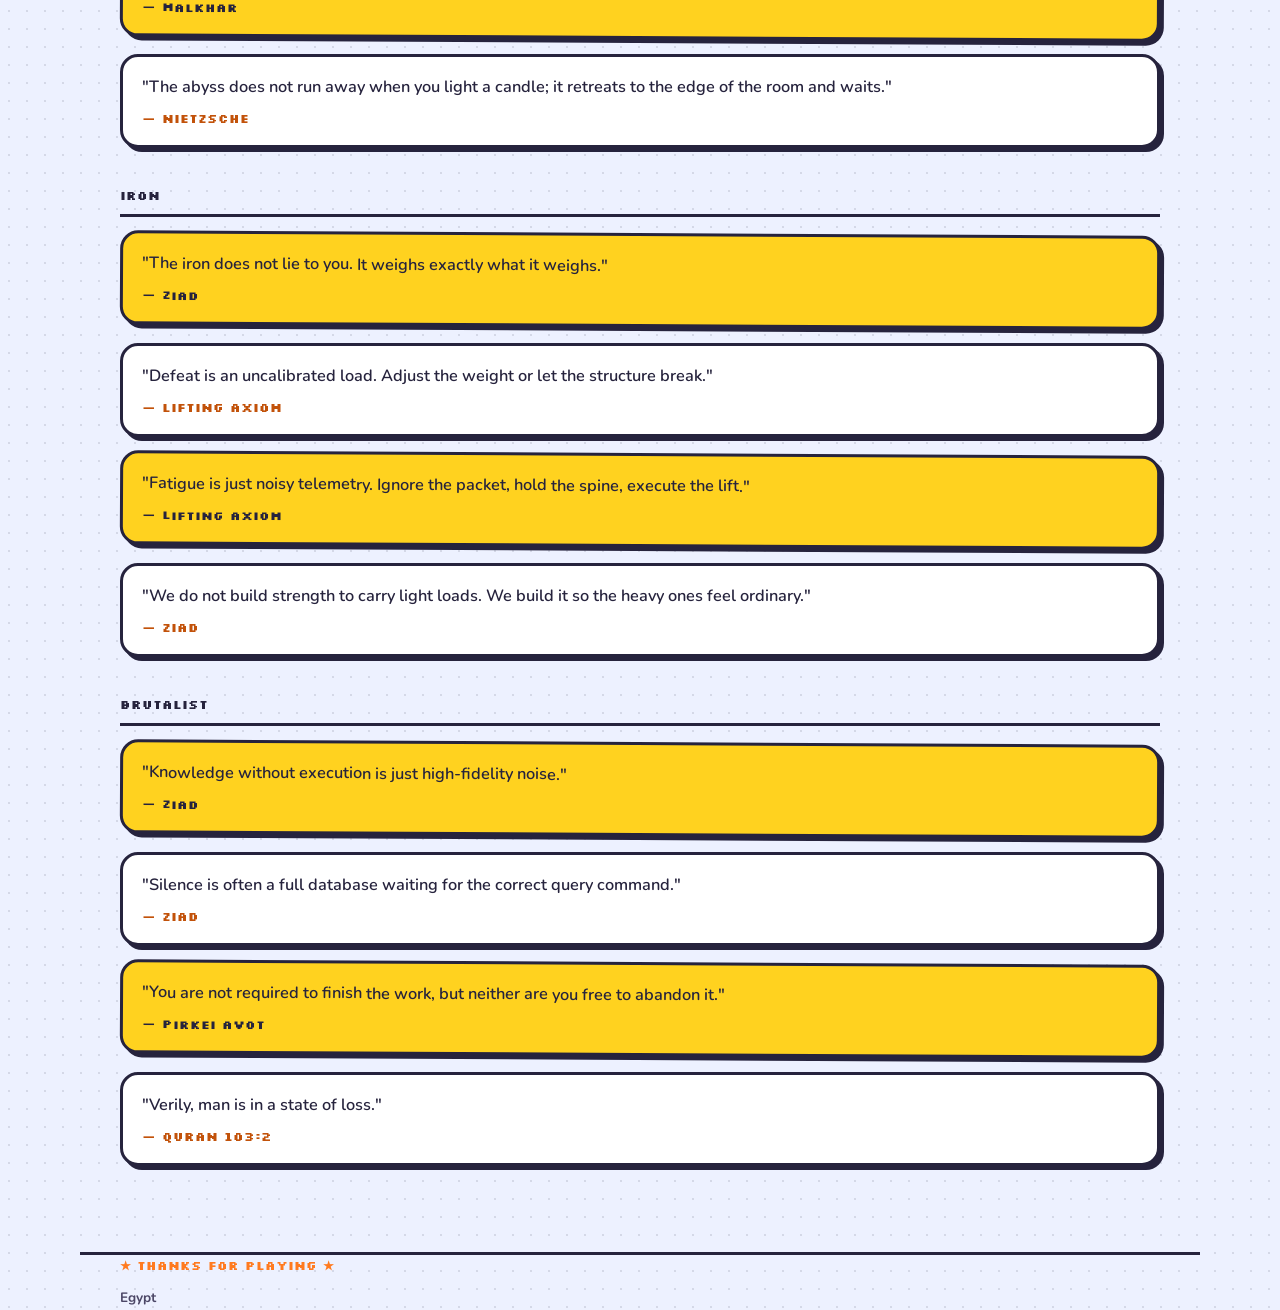
<file: quotes/index.html>
<!DOCTYPE html>
<html lang="en" dir="ltr" data-lang="en">
<head>
<meta charset="UTF-8">
<meta name="viewport" content="width=device-width, initial-scale=1.0">
<title>Quotes — Ziad Salah</title>
<meta name="description" content="Selected lines: on determinism, writing, the iron, and a few things that are simply true. English and Arabic.">
<link rel="canonical" href="https://personal.iamziad.isroot.in/quotes/">
<link rel="alternate" hreflang="en" href="https://personal.iamziad.isroot.in/quotes/">
<link rel="alternate" hreflang="ar" href="https://personal.iamziad.isroot.in/quotes/?lang=ar">
<link rel="stylesheet" href="https://fonts.googleapis.com/css2?family=Silkscreen:wght@400;700&family=VT323&family=Caveat:wght@600;700&family=Nunito:wght@400;600;700;800&family=Cairo:wght@400;700;900&family=Lalezar&display=swap">
<script>try{document.documentElement.setAttribute("data-theme",localStorage.getItem("iam.theme")||"light")}catch(_){}</script>
<script>try{var q=new URLSearchParams(location.search).get("lang");var s=(q==="ar"||q==="en")?q:(localStorage.getItem("iam.lang")||"en");if(s!=="ar")s="en";var h=document.documentElement;h.setAttribute("data-lang",s);h.setAttribute("lang",s);h.setAttribute("dir",s==="ar"?"rtl":"ltr")}catch(_){}</script>
<link rel="stylesheet" href="/assets/css/main.css">
<link rel="icon" href="/favicon.svg" type="image/svg+xml">
</head>

<body data-page="/quotes/">
<a href="#main" class="skip-link"><span class="lang-en">Skip to content</span><span class="lang-ar">روح للمحتوى</span></a>

<header class="chrome">
  <a class="chrome-brand" href="/">iam<b>ziad</b></a>
  <nav class="chrome-nav" aria-label="Main">
    <a href="/"><span class="lang-en">Home</span><span class="lang-ar">البيت</span></a>
    <a href="/now/"><span class="lang-en">Now</span><span class="lang-ar">دلوقتي</span></a>
    <a href="/map/"><span class="lang-en">Internet Map</span><span class="lang-ar">خريطة النت</span></a>
    <a href="/projects/"><span class="lang-en">Projects</span><span class="lang-ar">المشاريع</span></a>
    <a href="/quotes/"><span class="lang-en">Quotes</span><span class="lang-ar">اقتباسات</span></a>
    <a href="/novels/"><span class="lang-en">Novels</span><span class="lang-ar">الروايات</span></a>
    <a href="/music/"><span class="lang-en">Music</span><span class="lang-ar">الأغاني</span></a>
  </nav>
  <div class="chrome-tools">
    <button class="tgl" data-lang-btn="en" aria-pressed="true">EN</button>
    <button class="tgl" data-lang-btn="ar" aria-pressed="false">AR</button>
    <button class="tgl" data-theme-btn aria-label="Toggle theme">LIGHT</button>
  </div>
</header>

<main id="main" class="wrap">
  <a class="back" href="/"><span class="dir-arrow" aria-hidden="true">&larr;</span> <span class="lang-en">home</span><span class="lang-ar">البيت</span></a>

  <section class="hero">
    <p class="eyebrow"><span class="lang-en">quotes</span><span class="lang-ar">اقتباسات</span></p>
    <h1 class="page-title"><span class="lang-en">Lines I <span class="cursor">keep</span></span><span class="lang-ar">جمل <span class="cursor">بمسكها</span></span></h1>
    <p class="lede">
      <span class="lang-en">Mine, and things I stole from people who deserved it. Everything is in both languages because half of these only work in one of them.</span>
      <span class="lang-ar">بتاعي، وحاجات أخدتها من ناس تستاهل. كل حاجة باللغتين، لإن نصها بيشتغل في لغة واحدة بس.</span>
    </p>
  </section>

  <section id="quotes-body"></section>
</main>

<footer class="wrap"><p>Egypt</p></footer>
  <script src="/assets/js/qa.js"></script>
  <script src="/assets/js/ctf-found.js"></script>
  <script src="/assets/js/data.js"></script>
  <script src="/assets/js/app.js"></script>
  <script src="/assets/js/page-quotes.js"></script>
</body>
</html>
</file>
<file: assets/css/main.css>
/* ============================================================
   iamziad — design system v5
   Direction: candy stickerbook. Chunky stickers with tilted
   corners, sunny display type, friendly readable body text,
   sparkles, wiggle and arcade joy. No terminal, no pink.

   stage4: onff
   ============================================================ */

:root {
  /* stickerbook day (default) */
  --bg:      #edf1ff;
  --bg-2:    #ffffff;
  --bg-3:    #dde6ff;
  --ink:     #26233d;
  --ink-2:   #4c4767;
  --muted:   #6f6a8a;
  --line:    #26233d;
  --shadow:  #26233d;
  --tang:    #ff7a1f;
  --tang-dk: #c2520a;
  --sun:     #ffd21f;
  --grape:   #7c5cff;
  --grape-dk:#4f33c4;
  --sky:     #35c4ff;
  --sky-dk:  #0e7490;
  --mint:    #2fbf71;
  --mint-dk: #1d7a44;
  --cherry:  #ff4d5e;
  --cherry-dk:#b81f30;
  --neon:    #ff7a1f;
  --good:    #1d7a44;
  --bad:     #b81f30;

  /* node/legend hues used by the internet map */
  --cyan:    #0e7490;
  --mag:     #7c5cff;
  --amber:   #c2520a;

  /* the map canvas reads these two */
  --fg:       #26233d;
  --fg-faint: #6f6a8a;

  --paper:   var(--bg);
  --paper-2: var(--bg-2);

  --font-px: 'Silkscreen', 'Cairo', monospace;
  --font: 'Nunito', 'Cairo', system-ui, sans-serif;
  --font-hand: 'Caveat', 'Cairo', cursive;
  --font-ar: 'Cairo', 'Segoe UI', Tahoma, sans-serif;
  --font-term: 'VT323', 'Cairo', ui-monospace, monospace;
  --mono: 'VT323', ui-monospace, 'Consolas', monospace;

  --gut: clamp(1rem, 4vw, 2.5rem);
  --maxw: 70rem;
  --pop: 4px 4px 0 var(--shadow);
  --pop-lg: 6px 6px 0 var(--shadow);
  --r: 16px;
  /* ink for text sitting on saturated fills (tang/cherry/grape) — passes AA on both themes */
  --on-fill: #100e1c;
}

*, *::before, *::after { box-sizing: border-box; }

html { scroll-behavior: smooth; }
[id] { scroll-margin-top: 5.5rem; }

body {
  margin: 0;
  background: var(--bg);
  color: var(--ink);
  /* friendly rounded body: readable everywhere, zero terminal */
  font-family: var(--font);
  font-size: 16.5px;
  line-height: 1.75;
  -webkit-font-smoothing: antialiased;
  overflow-x: hidden;
  /* notebook dots */
  background-image: radial-gradient(rgba(38, 35, 61, 0.12) 1.4px, transparent 1.5px);
  background-size: 18px 18px;
}

img, video, canvas { image-rendering: auto; }

/* custom star cursor, straight from the arcade */
body {
  cursor: url("data:image/svg+xml;utf8,<svg xmlns='http://www.w3.org/2000/svg' width='26' height='26'><polygon points='13,2 16.5,9.5 24.5,9.5 18,14.5 20,22.5 13,18 6,22.5 8,14.5 1.5,9.5 9.5,9.5' fill='%23ffd21f' stroke='%2326233d' stroke-width='2' stroke-linejoin='round'/></svg>") 13 13, auto;
}
a, button, summary, .btn, .tgl, .tab-btn, .lang-pair button, .proj, .qa-item, .node-row {
  cursor: url("data:image/svg+xml;utf8,<svg xmlns='http://www.w3.org/2000/svg' width='30' height='30'><polygon points='15,2 19,11 28,11 21,16.5 23.5,26 15,20.5 6.5,26 9,16.5 2,11 11,11' fill='%23ff7a1f' stroke='%2326233d' stroke-width='2' stroke-linejoin='round'/></svg>") 15 15, pointer;
}
.key-form input, input, textarea { cursor: text; }

html[data-lang='ar'] body { font-family: var(--font-ar); line-height: 2; }
/* letter-spacing severs Arabic joins — kill it everywhere in AR */
html[data-lang='ar'] * { letter-spacing: 0 !important; }
/* Arabic gets its own display voice so headings keep a personality of their own */
html[data-lang='ar'] h1, html[data-lang='ar'] h2, html[data-lang='ar'] h3, html[data-lang='ar'] h4 {
  font-family: 'Lalezar', var(--font-ar);
  letter-spacing: 0 !important; font-weight: 400; line-height: 1.5;
}
html[data-lang='ar'] .btn, html[data-lang='ar'] .eyebrow, html[data-lang='ar'] .tgl,
html[data-lang='ar'] .chrome-nav a, html[data-lang='ar'] .tag, html[data-lang='ar'] .chrome-brand {
  font-family: var(--font-ar);
  letter-spacing: 0 !important;
}

body > * { position: relative; z-index: 1; }

a { color: var(--tang-dk); font-weight: 800; text-decoration-thickness: 2px; text-underline-offset: 3px; }
a:hover { color: var(--grape); }

:focus-visible { outline: 3px solid var(--ink); outline-offset: 2px; border-radius: 6px; }

::selection { background: var(--sun); color: var(--ink); }

/* chunky themed scrollbar */
::-webkit-scrollbar { width: 12px; height: 12px; }
::-webkit-scrollbar-thumb { background: var(--tang); border: 3px solid var(--bg); border-radius: 8px; }
::-webkit-scrollbar-track { background: transparent; }

/* blinking buddy cursor */
@keyframes blinkCursor { 0%, 49% { opacity: 1; } 50%, 100% { opacity: 0; } }
.cursor::after {
  content: '▌'; color: var(--tang);
}

@keyframes pixelFloat { 0%, 100% { transform: translateY(0) rotate(-2deg); } 50% { transform: translateY(-7px) rotate(2deg); } }
@keyframes heartbeat { 0%, 100% { transform: scale(1); } 20% { transform: scale(1.18); } 40% { transform: scale(1); } 60% { transform: scale(1.12); } }
@keyframes twinkle { 0%, 100% { opacity: .25; transform: scale(.8) rotate(0deg); } 50% { opacity: 1; transform: scale(1.15) rotate(20deg); } }
@keyframes wiggle { 0%, 100% { transform: rotate(-2deg); } 50% { transform: rotate(2deg) scale(1.03); } }
@keyframes spinSlow { to { transform: rotate(360deg); } }

/* visually hidden, without creating overflow in RTL */
.skip-link {
  position: absolute; top: 0; inset-inline-start: 0;
  z-index: 999; width: 1px; height: 1px; padding: 0; overflow: hidden;
  clip-path: inset(50%); white-space: nowrap;
  background: var(--sun); color: var(--ink); font-weight: 800;
}
.skip-link:focus {
  width: auto; height: auto; padding: .7rem 1.2rem;
  overflow: visible; clip-path: none; border: 3px solid var(--line);
}

/* ---------------- top bar ---------------- */

.chrome {
  position: sticky; top: 0; z-index: 100;
  display: flex; align-items: center; gap: .7rem;
  padding: .6rem var(--gut);
  background: rgba(237, 241, 255, .94);
  backdrop-filter: blur(6px);
  border-bottom: 3px solid var(--line);
}

.chrome-brand {
  font-family: var(--font-px); font-weight: 700; font-size: .85rem;
  color: var(--ink); white-space: nowrap;
  display: inline-flex; align-items: center; gap: .45rem;
  text-decoration: none;
}
.chrome-brand b {
  background: var(--sun); color: var(--ink);
  border: 2.5px solid var(--line);
  border-radius: 10px; padding: .05rem .45rem; box-shadow: 2px 2px 0 var(--shadow);
  transform: rotate(-3deg); display: inline-block;
}
.chrome-brand::before { content: '★'; color: var(--tang); font-size: .8rem; }

.chrome-nav { display: flex; gap: .45rem; margin-inline-start: auto; flex-wrap: wrap; }
.chrome-nav a {
  font-family: var(--font-px); font-size: .75rem; font-weight: 700;
  color: var(--ink); background: var(--bg-2);
  border: 2.5px solid var(--line); border-radius: 12px;
  padding: .42rem .65rem; box-shadow: 2px 2px 0 var(--shadow);
  text-decoration: none;
  transition: transform .12s, box-shadow .12s;
}
.chrome-nav a:nth-child(2n) { transform: rotate(.6deg); }
.chrome-nav a:nth-child(3n) { transform: rotate(-.6deg); }
.chrome-nav a:hover { transform: translate(-1px, -1px) rotate(0deg); box-shadow: 3px 3px 0 var(--shadow); color: var(--tang-dk); animation: wiggle .3s ease-in-out 1; }
.chrome-nav a[aria-current='page'] { background: var(--tang); color: var(--on-fill); }

.chrome-tools { display: flex; gap: .4rem; align-items: center; }

.tgl {
  font-family: var(--font-px); font-size: .75rem; font-weight: 700;
  color: var(--ink);
  background: var(--bg-2); border: 2.5px solid var(--line);
  border-radius: 12px; padding: .42rem .65rem; cursor: pointer;
  box-shadow: 2px 2px 0 var(--shadow);
}
.tgl:hover { transform: translate(-1px, -1px) rotate(-1deg); }
.tgl[aria-pressed='true'] { background: var(--grape-dk); color: #fff; }

/* sunny lamp in the top bar */
.chrome-tools::before {
  content: ''; width: 12px; height: 12px; flex: none;
  background: var(--sun); border: 2.5px solid var(--line); border-radius: 50%;
  box-shadow: 0 0 8px rgba(255, 210, 31, .8);
}

/* ---------------- layout : the sticker trail ---------------- */

.wrap { max-width: var(--maxw); margin: 0 auto; padding: 0 var(--gut); }
main { padding-bottom: 5rem; counter-reset: lvl; }

section { padding: 3rem 0; position: relative; }
section + section { border-top: 3px dashed rgba(38, 35, 61, .25); }

/* giant ghost words behind each home room */
body[data-page="/"] main > section { overflow: clip; }
body[data-page="/"] main > section::before {
  position: absolute; top: .6rem; inset-inline-end: 0; z-index: 0;
  font-family: var(--font-px); font-weight: 700;
  font-size: clamp(3rem, 11vw, 5.5rem); line-height: 1;
  color: transparent; -webkit-text-stroke: 2px var(--line);
  opacity: .13; pointer-events: none; white-space: nowrap;
}
body[data-page="/"] #lock::before { content: 'LOCK'; }
body[data-page="/"] #qa::before { content: 'Q+A'; }
body[data-page="/"] #values::before { content: 'MINE'; }
body[data-page="/"] #numbers::before { content: 'NUM!'; }
body[data-page="/"] #links::before { content: 'LINK'; }
body[data-page="/"] main > section > * { position: relative; z-index: 1; }

/* star bullets marking every room of the page */
main > section::after {
  content: '★'; position: absolute; top: 3.1rem;
  inset-inline-start: calc(var(--gut) * -0.6 - 8px);
  font-size: 1rem; color: var(--tang);
}
main > section:nth-of-type(even)::after { color: var(--grape); }
main > section:nth-of-type(3n)::after { color: var(--sky-dk); }

/* every room gets its sticker number, no markup needed */
main > section .eyebrow { counter-increment: lvl; }
main > section .eyebrow::before {
  content: '★' counter(lvl, decimal-leading-zero) ' ▸ ';
  color: inherit;
}

.eyebrow {
  display: inline-flex; align-items: center; gap: .5rem;
  font-family: var(--font-px);
  font-size: .75rem; font-weight: 700;
  color: var(--on-fill);
  background: var(--tang); border: 2.5px solid var(--line);
  border-radius: 999px; padding: .32rem .8rem; margin: 0 0 1rem;
  box-shadow: 2px 2px 0 var(--shadow);
  transform: rotate(-1.2deg);
}
main > section:nth-of-type(even) .eyebrow { background: var(--grape-dk); color: #fff; transform: rotate(1deg); }
main > section:nth-of-type(3n) .eyebrow { background: var(--sky-dk); }

h1, h2, h3, h4 {
  font-family: var(--font-px);
  line-height: 1.5; margin: 0 0 .7rem; font-weight: 700;
}

.page-title { font-size: clamp(1.5rem, 5.5vw, 2.5rem); margin-bottom: 1rem; }
.page-title em { font-style: normal; color: var(--tang); }
/* blinking buddy after big titles */
.page-title::after, .hero-name::after {
  content: '▌'; color: var(--tang);
}

.lede { font-size: 1.08rem; color: var(--ink-2); max-width: 46rem; font-weight: 600; }

p { margin: 0 0 1rem; }
p:last-child { margin-bottom: 0; }

/* ---------------- hero ---------------- */

.hero { padding: 3rem 0 2rem; position: relative; }
/* two sparkles hanging around the hero */
.hero::before, .hero::after {
  content: '✦'; position: absolute; color: var(--sun);
  -webkit-text-stroke: 1px var(--line);
  animation: twinkle 2.8s ease-in-out infinite; pointer-events: none;
}
.hero::before { top: 1rem; inset-inline-end: 12%; font-size: 1.6rem; }
.hero::after { bottom: .4rem; inset-inline-end: 26%; font-size: 1.1rem; color: var(--sky); animation-delay: 1.2s; }

.hero-id { display: flex; gap: 1.6rem; align-items: center; flex-wrap: wrap; }

.avatar { position: relative; display: inline-block; flex: none; padding: .4rem; overflow: visible; }
.hero-photo {
  width: 120px; height: 120px; object-fit: cover;
  border: 4px solid var(--line); border-radius: 28px;
  box-shadow: var(--pop-lg);
  background: var(--bg-2);
  animation: pixelFloat 4s ease-in-out infinite;
}
.avatar i {
  position: absolute; bottom: -12px; inset-inline-start: -12px;
  font-style: normal; font-family: var(--font-px); font-size: .75rem; font-weight: 700;
  background: var(--cherry); color: var(--on-fill); border: 2.5px solid var(--line);
  border-radius: 10px; padding: .15rem .55rem; box-shadow: 2px 2px 0 var(--shadow);
  animation: heartbeat 1.8s ease-in-out infinite;
}
/* scotch tape holding the portrait, like a good cartridge */
.avatar::before, .avatar::after {
  content: ''; position: absolute; width: 66px; height: 22px; z-index: 2;
  background: rgba(255, 210, 31, .55);
  border-inline: 2px dashed rgba(38, 35, 61, .35);
  pointer-events: none;
}
.avatar::before { top: -8px; inset-inline-start: 10px; transform: rotate(-8deg); }
.avatar::after { bottom: -8px; inset-inline-end: 10px; transform: rotate(6deg); }
html[data-theme='dark'] .avatar::before, html[data-theme='dark'] .avatar::after {
  background: rgba(255, 210, 31, .35);
}

/* handwritten doodle pointing at the guy */
.hero-id { position: relative; }
.doodle {
  position: absolute; top: -42px; inset-inline-end: 2%;
  font-family: var(--font-hand); font-size: 1.7rem; font-weight: 700;
  color: var(--tang-dk); transform: rotate(3deg); white-space: nowrap;
  pointer-events: none;
}
html[data-theme='dark'] .doodle { color: var(--tang); }

.hero-name { font-size: clamp(1.6rem, 5vw, 2.5rem); margin: 0 0 .2rem; }
.hero-name .last {
  color: var(--on-fill); background: var(--tang);
  border: 3px solid var(--line); border-radius: 12px; padding: 0 .5rem;
  display: inline-block; transform: rotate(1.5deg);
  box-shadow: 3px 3px 0 var(--shadow);
}
.hero-sub { color: var(--ink-2); font-size: 1rem; font-weight: 700; margin: 0; }

.hero-actions { display: flex; gap: .7rem; flex-wrap: wrap; margin-top: 1.6rem; align-items: center; }

/* the arcade dare under the hero */
.press-start {
  font-family: var(--font-px); font-size: .75rem; font-weight: 700;
  color: var(--tang-dk); text-decoration: none;
}
.press-start:hover { color: var(--grape); }

.btn {
  display: inline-block;
  font-family: var(--font-px); font-weight: 700; font-size: .75rem;
  letter-spacing: .02em;
  padding: .8rem 1.2rem; border: 3px solid var(--line);
  border-radius: 14px; background: var(--bg-2); color: var(--ink);
  box-shadow: 4px 4px 0 var(--shadow); cursor: pointer; text-decoration: none;
  transition: transform .12s, box-shadow .12s;
}
.btn:hover { transform: translate(-2px, -2px) rotate(-1deg); box-shadow: 6px 6px 0 var(--shadow); color: var(--tang-dk); text-decoration: none; }
.btn:active { transform: translate(3px, 3px); box-shadow: 1px 1px 0 var(--shadow); }
.btn.primary { background: var(--sun); color: var(--ink); }
.btn.hot { background: var(--cherry); color: var(--on-fill); }
.btn.cool { background: var(--sky); color: var(--ink); }

.btn.big { font-size: .85rem; padding: 1rem 1.6rem; }

/* ---------------- cards : stickers ---------------- */

.card {
  background: var(--bg-2); border: 3px solid var(--line);
  border-radius: 22px; box-shadow: var(--pop-lg); padding: 1.4rem;
}
.card + .card { margin-top: 1.2rem; }
.card:nth-of-type(odd) { transform: rotate(-.4deg); }

.grid { display: grid; gap: 1.2rem; }
.grid.two   { grid-template-columns: repeat(auto-fit, minmax(min(100%, 19rem), 1fr)); }
.grid.three { grid-template-columns: repeat(auto-fit, minmax(min(100%, 14rem), 1fr)); }

.tag {
  display: inline-block;
  font-family: var(--font-px); font-size: .75rem; font-weight: 700;
  letter-spacing: .03em;
  padding: .3rem .6rem; border: 2.5px solid var(--line);
  border-radius: 999px; background: var(--sun); color: var(--ink);
}
.tag.pink { background: var(--cherry); color: var(--on-fill); }
.tag.aqua, .tag.cool { background: var(--sky); color: var(--ink); }
.tag.violet { background: var(--grape); color: #fff; }
.tag.plain { background: var(--bg-2); }

.stat-row { display: flex; flex-wrap: wrap; gap: 1.6rem 2.4rem; }
.stat { position: relative; }
.stat b {
  display: block;
  font-family: var(--font-px);
  font-size: clamp(1.4rem, 4vw, 1.9rem); line-height: 1.2;
  color: var(--tang);
}
.stat span { font-size: .8rem; font-weight: 800; color: var(--muted); }
/* rank chips on the character sheet */
.rank {
  display: inline-block; font-style: normal;
  font-family: var(--font-px); font-size: .75rem; font-weight: 700;
  border: 2px solid var(--line); border-radius: 8px;
  padding: .1rem .4rem; margin-inline-start: .5rem; vertical-align: middle;
  background: var(--bg-2);
}
.rank.S { color: var(--tang-dk); border-color: var(--tang-dk); transform: rotate(-4deg); }
.rank.A { color: var(--sky-dk); border-color: var(--sky-dk); }
.rank.B { color: var(--grape); border-color: var(--grape); }
.rank.C { color: var(--muted); border-color: var(--muted); }
/* candy charge bars under the big numbers */
.stat .hpbar {
  display: block; height: 12px; margin-top: .35rem;
  border: 2.5px solid var(--line); border-radius: 8px; background: var(--bg-3);
  overflow: hidden;
}
.stat .hpbar i {
  display: block; height: 100%;
  background: repeating-linear-gradient(90deg, var(--tang) 0 6px, var(--sun) 6px 12px);
}

.note {
  background: var(--sun);
  border: 3px solid var(--line); border-radius: 16px;
  padding: .9rem 1.1rem; font-size: .95rem; font-weight: 700; margin-top: 1.2rem;
  color: var(--ink); box-shadow: var(--pop);
  transform: rotate(.4deg);
}

/* ---------------- the lock : candy console ---------------- */

.lock {
  border: 4px solid var(--line); border-radius: 28px;
  background: var(--grape); box-shadow: var(--pop-lg);
  overflow: hidden; position: relative;
  transform: rotate(-.5deg);
}
/* spinning star sticker on the console */
.lock::before {
  content: '★'; position: absolute; z-index: 3;
  top: 64px; inset-inline-end: 14px; font-size: 2rem; color: var(--sun);
  -webkit-text-stroke: 1.5px var(--line);
  animation: spinSlow 9s linear infinite; pointer-events: none;
}

.lock-head {
  display: flex; justify-content: space-between; align-items: center;
  gap: 1rem; padding: .6rem 1.1rem; flex-wrap: wrap;
  background: transparent; color: var(--on-fill);
  font-family: var(--font-px);
  font-weight: 700; font-size: .75rem;
  position: relative;
}
/* coin slot on the console */
.lock-head::after {
  content: '● COIN'; font-size: .75rem; letter-spacing: .06em;
  background: #101018; color: var(--sun);
  border: 2.5px solid var(--line); border-radius: 999px;
  padding: .2rem .6rem;
}
.lock-head .live {
  display: inline-flex; align-items: center; gap: .45rem;
  background: #fff; color: var(--cherry-dk); border: 2.5px solid var(--line);
  border-radius: 999px; padding: .15rem .6rem; font-size: .75rem;
  transform: rotate(-1.5deg);
}
.lock-head .live i {
  width: 9px; height: 9px; border-radius: 50%; background: var(--cherry);
  display: inline-block; animation: beat 1.3s ease-in-out infinite;
}
@keyframes beat { 50% { transform: scale(.55); opacity: .4; } }

.lock-body { padding: 1.6rem 1.3rem; position: relative; background: var(--bg-2); border-radius: 20px; margin: 0 .8rem .8rem; border: 3px solid var(--line); }

.lock-title {
  font-family: var(--font-term); font-weight: 400;
  font-size: clamp(1.7rem, 6vw, 2.7rem); line-height: 1.2; margin: .2rem 0 1rem;
  word-break: break-word; color: var(--grape-dk);
}
.lock-title::after {
  content: '▌'; color: var(--tang);
}
.lock-title .masked { color: var(--muted); }
.lock-title.solved span { display: inline-block; margin-inline-end: .35em; animation: pop .35s backwards; }
@keyframes pop { from { transform: scale(.4) rotate(-6deg); opacity: 0; } }

.clock { display: flex; gap: .7rem; flex-wrap: wrap; margin: 1.2rem 0 .4rem; }
.clock-cell {
  flex: 1 1 4.6rem; min-width: 0; text-align: center;
  border: 3px solid var(--line); border-radius: 16px;
  background: var(--sun); padding: .6rem .2rem;
  box-shadow: var(--pop);
}
.clock-cell:nth-child(2) { background: var(--sky); transform: rotate(.8deg); }
.clock-cell:nth-child(3) { background: var(--tang); transform: rotate(-.8deg); }
.clock-cell:nth-child(3) b { color: var(--on-fill); }
.clock-cell:nth-child(4) { background: var(--grape); }
.clock-cell:nth-child(4) b { color: var(--on-fill); }
.clock-cell b {
  display: block;
  font-family: var(--font-term); font-weight: 400;
  font-size: clamp(1.9rem, 6vw, 2.6rem); line-height: 1;
  color: var(--ink);
  font-variant-numeric: tabular-nums;
}
.clock-cell span { font-family: var(--font-px); font-size: .75rem; font-weight: 700; color: var(--ink); }

.progress {
  height: 22px; border: 3px solid var(--line); border-radius: 999px;
  background: var(--bg-3); overflow: hidden; margin: 1.2rem 0 .3rem;
  position: relative;
}
.progress i {
  display: block; height: 100%; width: var(--p, 0%);
  background: repeating-linear-gradient(90deg, var(--mint) 0 8px, var(--sky) 8px 16px);
  transition: width .4s;
}
.progress b {
  position: absolute; inset: 0; display: grid; place-items: center;
  font-family: var(--font-px); font-size: .75rem; font-weight: 700; color: var(--ink);
}

.hintbox { margin-top: 1.2rem; }
.hintbox summary {
  font-family: var(--font-px);
  font-weight: 700; font-size: .75rem;
  color: var(--on-fill); cursor: pointer; list-style: none;
  display: inline-flex; align-items: center; gap: .5rem;
  background: var(--tang); border: 3px solid var(--line);
  border-radius: 999px; padding: .45rem .95rem; box-shadow: var(--pop);
}
.hintbox summary::-webkit-details-marker { display: none; }
.hintbox summary:hover { animation: wiggle .3s ease-in-out 1; }
.hint { margin-top: .8rem; border: 3px solid var(--line); border-radius: 18px; background: var(--bg-2); overflow: hidden; }
.hint summary {
  list-style: none; cursor: pointer;
  font-family: var(--font-px); font-weight: 700; font-size: .75rem;
  padding: .6rem .9rem; color: #fff;
  background: var(--mint-dk);
}
.hint summary::-webkit-details-marker { display: none; }
.hint p { padding: .8rem .9rem; margin: 0; font-size: .98rem; color: var(--ink-2); font-weight: 600; }
.hint.locked summary { background: var(--bg-3); color: var(--muted); }

.keybox { margin-top: 1.3rem; border-top: 3px dashed rgba(38, 35, 61, .3); padding-top: 1.1rem; }
.keybox p { font-size: .98rem; color: var(--ink-2); font-weight: 600; }
.slack { font-size: .8rem; font-weight: 700; color: var(--muted); }
.slack:empty { display: none; }
.key-form { display: flex; gap: .6rem; flex-wrap: wrap; margin-top: .7rem; }
.key-form input {
  flex: 1 1 15rem; min-width: 0;
  font-family: var(--font-term); font-size: 1.35rem;
  background: #fff; color: var(--ink);
  border: 3px solid var(--line); border-radius: 14px; padding: .5rem .9rem;
}
.key-form input:focus { outline: none; border-color: var(--tang); box-shadow: var(--pop); }
.key-form input::placeholder { color: var(--muted); }

.ctf-msg { font-family: var(--font-term); font-size: 1.2rem; margin: .7rem 0 0; min-height: 1.3em; }
.ctf-msg.ok  { color: var(--good); }
.ctf-msg.bad { color: var(--bad); }

.lock-done {
  margin-top: 1.1rem; border: 3px solid var(--line); border-radius: 18px;
  background: var(--sun); color: var(--ink); padding: .9rem 1.1rem;
  transform: rotate(.5deg);
}
.lock-done b { display: block; font-family: var(--font-px); font-size: .75rem; margin-bottom: .3rem; }
.lock-done b::before { content: '★ '; }
.lock-done p { margin: 0; font-weight: 800; font-size: 1.05rem; }

/* ---------------- Q&A : dialogue stickers ---------------- */

.qa { display: grid; gap: 1.1rem; }

.qa-item {
  border: 3px solid var(--line); border-radius: 20px;
  background: var(--bg-2); box-shadow: var(--pop);
  overflow: hidden; position: relative;
}
/* washi tape stuck on each answer card, alternating corners */
.qa-item::before {
  content: ''; position: absolute; top: -11px; inset-inline-start: 26px; z-index: 2;
  width: 74px; height: 22px;
  background: rgba(255, 210, 31, .5);
  border-inline: 2px dashed rgba(38, 35, 61, .3);
  transform: rotate(-4deg); pointer-events: none;
}
.qa-item:nth-child(even)::before {
  inset-inline-start: auto; inset-inline-end: 26px;
  transform: rotate(5deg); background: rgba(53, 196, 255, .4);
}
.qa-item:nth-child(odd) { transform: rotate(-.3deg); }
.qa-item:nth-child(even) { transform: rotate(.3deg); }
.qa-item:hover { transform: rotate(0deg) translate(-1px, -1px); }
/* speaker strip */
.qa-q {
  margin: 0; padding: .75rem 1rem; font-weight: 800; font-size: .95rem;
  background: var(--grape-dk); color: #fff; border-bottom: 3px solid var(--line);
}
.qa-item:nth-child(3n) .qa-q { background: var(--sky-dk); }
.qa-item:nth-child(4n) .qa-q { background: var(--tang); color: var(--on-fill); }
/* the line itself */
.qa-a {
  margin: 0; padding: .95rem 1.1rem; color: var(--ink);
  font-size: 1.05rem; font-weight: 600;
}
/* answers are collapsed; the question line opens them */
.qa-item details { border-radius: inherit; overflow: hidden; }
.qa-item summary.qa-q { display: block; cursor: pointer; list-style: none; }
.qa-item summary.qa-q::-webkit-details-marker { display: none; }
.qa-item summary.qa-q::after { content: '▾'; float: inline-end; opacity: .7; }
.qa-item details[open] summary.qa-q::after { content: '▴'; }

.q-tag { color: var(--sun); margin-inline-end: .5rem; }
.a-tag { color: var(--tang-dk); font-weight: 800; margin-inline-end: .5rem; }

/* the four answers that spell the first segment */
.qa-item.stage1 { box-shadow: var(--pop), 0 0 0 3px var(--sun); }
.qa-item.stage1 .qa-a { position: relative; }
.qa-item.stage1 .qa-a::after {
  content: '►'; position: absolute; top: .7rem; inset-inline-end: .9rem;
  color: var(--tang); font-size: 1rem; line-height: 1; margin: 0;
}
/* while collapsed, the stage-1 ► lives on the question so the trail stays visible */
.qa-item.stage1 details:not([open]) summary.qa-q::after {
  content: '►'; float: none; opacity: 1;
  margin-inline-start: .4rem; color: var(--tang); font-size: 1rem;
}

/* ---------------- values : collection cards ---------------- */

.value-list { list-style: none; margin: 0; padding: 0; display: grid; gap: 1rem; }
.value-list li {
  border: 3px solid var(--line); border-radius: 20px;
  background: var(--bg-2); padding: 1.1rem 1.2rem; padding-inline-start: 3.2rem; box-shadow: var(--pop);
  position: relative;
}
.value-list li:nth-child(odd) { transform: rotate(-.3deg); }
/* collection glyph */
.value-list li::before {
  content: '◆'; position: absolute; inset-inline-start: 1.1rem; top: 1.1rem;
  color: var(--tang); font-size: 1rem;
}
.value-list li:nth-child(2)::before { content: '▲'; color: var(--grape); }
.value-list li:nth-child(3)::before { content: '●'; color: var(--sky-dk); }
.value-list b { color: var(--ink); display: block; margin-bottom: .25rem; font-size: .8rem; font-family: var(--font-px); }
.value-list span { color: var(--ink-2); font-size: 1rem; font-weight: 600; }

/* ---------------- internet map ---------------- */

.map-stage {
  width: 100%; aspect-ratio: 16 / 10;
  border: 4px solid var(--line); border-radius: 26px;
  background: radial-gradient(circle at 50% 45%, #2b3f8f, #1a2450 70%);
  box-shadow: var(--pop-lg); overflow: hidden;
  position: relative; cursor: crosshair;
}
.map-stage canvas { width: 100%; height: 100%; display: block; cursor: crosshair; }
html[dir='rtl'] .map-stage canvas { transform: scaleX(-1); }

.map-legend {
  display: flex; gap: 1.1rem; flex-wrap: wrap;
  font-family: var(--font-px);
  font-size: .75rem; font-weight: 700;
  color: var(--ink-2); margin-top: .9rem;
}
.map-legend i { display: inline-block; width: 13px; height: 13px; margin-inline-end: .4rem; vertical-align: -2px; border: 2.5px solid var(--line); border-radius: 50%; }

.node-list { display: grid; gap: .6rem; margin-top: 1.4rem; }
.node-row {
  display: grid; grid-template-columns: 1fr auto; gap: 1rem; align-items: center;
  border: 3px solid var(--line); border-radius: 16px;
  background: var(--bg-2); padding: .7rem .95rem; box-shadow: 2px 2px 0 var(--shadow);
  text-decoration: none; color: inherit;
  transition: transform .12s, box-shadow .12s;
}
.node-row:hover { transform: translate(-1px, -1px) rotate(-.3deg); box-shadow: 4px 4px 0 var(--shadow); }
.node-row b { color: var(--ink); font-size: .75rem; font-family: var(--font-px); }
.node-row small { color: var(--muted); display: block; font-size: .85rem; font-weight: 700; }
.node-row .handle { color: var(--tang-dk); font-family: var(--mono); font-size: 1rem; white-space: nowrap; }

/* ---------------- now ---------------- */

.now-grid { display: grid; gap: 1.1rem; grid-template-columns: repeat(auto-fit, minmax(min(100%, 16rem), 1fr)); }
.now-cell {
  border: 3px solid var(--line); border-radius: 20px;
  background: var(--bg-2); padding: 1.1rem; box-shadow: var(--pop);
}
.now-cell:nth-child(1) { background: var(--sun); transform: rotate(-.5deg); }
.now-cell:nth-child(1) h4, .now-cell:nth-child(1) p { color: var(--ink); }
.now-cell:nth-child(3) { background: var(--sky); transform: rotate(.5deg); }
.now-cell:nth-child(3) h4, .now-cell:nth-child(3) p { color: var(--ink); }
.now-cell:nth-child(5) { background: var(--tang); transform: rotate(-.4deg); }
.now-cell:nth-child(5) h4, .now-cell:nth-child(5) p { color: var(--on-fill); }
.now-cell h4 { font-size: .75rem; font-weight: 700; color: var(--tang-dk); margin-bottom: .4rem; }
.now-cell p { font-size: .95rem; font-weight: 600; color: var(--ink-2); margin: 0; }

.stamp {
  display: inline-block; border: 3px solid var(--cherry-dk); border-radius: 8px;
  background: transparent; color: var(--cherry-dk); padding: .3rem .9rem;
  font-family: var(--font-px); font-size: .75rem; font-weight: 700;
  transform: rotate(-3deg);
  -webkit-mask-image: radial-gradient(circle, #000 98%, transparent 100%);
  mask-image: radial-gradient(circle, #000 98%, transparent 100%);
}

/* ---------------- projects : sticker packs ---------------- */

.proj {
  border: 4px solid var(--line); border-radius: 24px;
  background: var(--bg-2); box-shadow: var(--pop-lg); overflow: hidden;
  position: relative;
}
.proj + .proj { margin-top: 1.6rem; }
.proj:nth-child(odd) { transform: rotate(-.5deg); }
.proj:nth-child(even) { transform: rotate(.5deg); }
.proj:hover { transform: rotate(0deg) translate(-2px, -2px); box-shadow: 8px 8px 0 var(--shadow); }
/* sunny shutter stripe on the pack */
.proj-top {
  display: flex; justify-content: space-between; align-items: center;
  gap: 1rem; padding: .65rem 1.1rem; flex-wrap: wrap;
  background: var(--sun); color: var(--ink);
  border-bottom: 3px solid var(--line);
}
.proj:nth-child(2) .proj-top { background: var(--sky); }
.proj:nth-child(3) .proj-top { background: var(--grape-dk); color: #fff; }
.proj-top .tag { background: var(--bg-2); color: var(--ink); }
.proj-top .pid, .proj-top > span:first-child {
  font-family: var(--font-px); font-weight: 700; font-size: .75rem;
}
.proj-body { padding: 1.5rem; }
/* the paper label, stuck slightly crooked */
.proj-body h3 {
  font-size: 1.05rem; margin-bottom: .2rem; color: var(--ink);
  background: var(--bg-3); border: 2.5px solid var(--line); border-radius: 10px;
  display: inline-block; padding: .2rem .7rem;
  transform: rotate(-1.2deg); box-shadow: 2px 2px 0 var(--shadow);
}
.proj-body .kicker {
  font-family: var(--font-px);
  font-size: .75rem; font-weight: 700;
  color: var(--tang-dk); margin: .8rem 0 1rem;
}
.proj-body p { color: var(--ink-2); font-size: .98rem; font-weight: 600; }
.chip-row { display: flex; flex-wrap: wrap; gap: .45rem; margin: 1.1rem 0; }

/* ---------------- quotes / novels / music ---------------- */

.quote-group { margin-bottom: 2.4rem; }
.quote-group h3 {
  font-size: .75rem; font-weight: 700;
  color: var(--ink); padding-bottom: .6rem;
  border-bottom: 3px solid var(--line); margin-bottom: 1rem;
}

blockquote {
  margin: 0 0 1rem; padding: 1rem 1.2rem;
  border: 3px solid var(--line); border-radius: 18px;
  background: var(--bg-2); box-shadow: var(--pop);
  font-size: 1.02rem; font-weight: 600;
}
blockquote:nth-child(even) { background: var(--sun); transform: rotate(.3deg); }
blockquote:nth-child(even) .quote-author { color: var(--ink); }
.quote-author { display: block; font-family: var(--font-px); font-size: .75rem; font-weight: 700; color: var(--tang-dk); margin-top: .4rem; }

.music-item {
  border: 3px solid var(--line); border-radius: 18px;
  background: var(--bg-2); padding: 1.1rem; margin-bottom: .9rem; box-shadow: var(--pop);
}
.music-item:nth-child(even) { background: var(--bg-3); transform: rotate(.3deg); }
.music-item h4 { font-size: .8rem; margin: 0 0 .1rem; }
.music-item .sub { font-size: .78rem; font-weight: 800; color: var(--muted); }
.music-item iframe { width: 100%; height: 82px; border: 3px solid var(--line); border-radius: 12px; margin: .8rem 0 .5rem; }
.music-item audio { width: 100%; height: 44px; margin: .8rem 0 .5rem; border: 3px solid var(--line); border-radius: 999px; background: var(--bg-2); }

.tabs { display: flex; gap: .5rem; margin-bottom: 1.6rem; flex-wrap: wrap; }
.tab-btn {
  font-family: var(--font-px); font-size: .75rem; font-weight: 700;
  padding: .6rem 1.2rem; border: 3px solid var(--line);
  border-radius: 999px; background: var(--bg-2); color: var(--ink);
  cursor: pointer; box-shadow: var(--pop);
}
.tab-btn:hover { animation: wiggle .3s ease-in-out 1; }
.tab-btn.active { background: var(--tang); color: var(--on-fill); transform: translate(-1px, -1px); }
.tab-panel { display: none; }
.tab-panel.active { display: block; }

.chapter {
  border: 3px solid var(--line); border-radius: 20px;
  background: var(--bg-2); padding: 1.4rem; margin-bottom: 1.2rem; box-shadow: var(--pop);
}
.chapter-head {
  display: flex; justify-content: space-between; align-items: center;
  gap: 1rem; border-bottom: 3px solid var(--line); padding-bottom: .7rem;
  margin-bottom: 1rem; flex-wrap: wrap;
}
.chapter-head h4 { margin: 0; font-size: .85rem; }
.chapter-num { font-family: var(--font-px); font-size: .75rem; font-weight: 700; color: var(--tang-dk); display: block; }

.lang-pair { display: inline-flex; border: 3px solid var(--line); border-radius: 999px; overflow: hidden; }
.lang-pair button {
  font-family: var(--font-px); font-size: .75rem; font-weight: 700;
  padding: .45rem .9rem; background: var(--bg-2); color: var(--ink); border: 0; cursor: pointer;
}
.lang-pair button.on { background: var(--tang); color: var(--on-fill); }

.chapter-text { font-size: 1.02rem; line-height: 1.85; color: var(--ink-2); font-weight: 500; max-width: 44rem; }
/* long-form prose gets a readable line length; the layout above stays wide */
.card p, .proj-body p, .now-cell p, .value-list span, .qa-a, .hint p, .keybox p { max-width: 46rem; }
.chapter-text[dir='rtl'] { font-family: var(--font-ar); line-height: 2.05; }
.chapter-text hr { border: 0; border-top: 3px dashed rgba(38, 35, 61, .3); margin: 1.8rem 0; }
.chapter-media { margin: 0 0 1rem; }
.chapter-media img, .chapter-media video { width: 100%; border: 3px solid var(--line); border-radius: 14px; display: block; }
.chapter-fig { margin: 0; }
.chapter-fig figcaption {
  font-family: var(--font-hand); font-size: 1.12rem;
  color: var(--muted); text-align: center; padding-top: .45rem;
}

/* the chapter music-card: sticker player with real controls */
.music-card {
  border: 3px solid var(--line); border-radius: 18px;
  background: var(--bg-3); padding: .9rem 1rem; box-shadow: var(--pop);
  display: flex; flex-direction: column; gap: .65rem; max-width: 560px;
}
.music-head { display: flex; align-items: center; gap: .7rem; }
.music-glyph {
  font-size: 1.05rem; color: var(--tang-dk);
  width: 2.2rem; height: 2.2rem; display: grid; place-items: center;
  background: var(--sun); border: 3px solid var(--line); border-radius: 50%; flex: none;
}
.music-names { display: flex; flex-direction: column; gap: .1rem; min-width: 0; }
.music-names span { font-size: .8rem; font-weight: 800; line-height: 1.35; }
.music-names .lang-en { color: var(--muted); font-size: .76rem; }
.music-card audio {
  width: 100%; height: 40px;
  border: 3px solid var(--line); border-radius: 999px; background: var(--bg-2);
}
.music-card iframe { width: 100%; height: 82px; border: 3px solid var(--line); border-radius: 12px; }
.music-open {
  align-self: flex-start;
  font-family: var(--font-px); font-size: .75rem; font-weight: 700;
  color: var(--tang-dk); text-decoration: none;
}
.music-open:hover { text-decoration: underline; }

/* ---------------- arcade extras ---------------- */

/* the ticker: a news crawl from your own stats */
.ticker {
  overflow: hidden; white-space: nowrap;
  border-top: 3px solid var(--line); border-bottom: 3px solid var(--line);
  background: var(--tang); color: var(--on-fill); padding: .45rem 0;
  font-family: var(--font-px); font-size: .75rem; font-weight: 700;
}
.ticker-track { display: inline-flex; animation: tick 26s linear infinite; }
.ticker-track > span { padding-inline-end: 3rem; white-space: nowrap; }
.ticker-track b { color: inherit; }
@keyframes tick { to { transform: translateX(-50%); } }
html[dir='rtl'] .ticker-track { animation-name: tickR; }
@keyframes tickR { from { transform: translateX(-50%); } to { transform: translateX(0); } }

/* scattered doodads: deliberate randomness */
.spk { position: absolute; pointer-events: none; z-index: 0; }
.spk.s1 { top: 4%; inset-inline-end: 6%; font-size: 1.3rem; color: var(--tang); transform: rotate(14deg); }
.spk.s2 { bottom: 8%; inset-inline-start: 4%; font-size: 1rem; color: var(--grape); transform: rotate(-10deg); animation-delay: 1.1s; }
.spk.s3 { top: 46%; inset-inline-end: 14%; font-size: .9rem; color: var(--sky-dk); animation-delay: 2s; }
html[data-theme='dark'] .spk { animation: none; opacity: .5; }

/* the resident: a chubby kitty guarding the game-boy project */
.pet {
  position: fixed; bottom: 1.1rem; inset-inline-end: 1.1rem; z-index: 90;
  font-size: 2rem; line-height: 1; text-decoration: none;
  filter: drop-shadow(2px 2px 0 var(--line));
  animation: petbob 3s ease-in-out infinite;
}
@keyframes petbob { 0%, 100% { transform: translateY(0) rotate(-6deg); } 50% { transform: translateY(-8px) rotate(6deg); } }
.pet:hover { animation: wiggle .3s ease-in-out 2; }

/* a few more cards sit crooked, on purpose */

/* handwritten aside on the lock */
.doodle.lock-note {
  top: 58px; inset-inline-start: auto; inset-inline-end: 6%;
  transform: rotate(4deg); font-size: 1.5rem;
}

/* ---------------- social / footer ---------------- */

.social { display: flex; flex-wrap: wrap; gap: .6rem; }
.social a {
  display: inline-flex; align-items: center; gap: .45rem;
  font-family: var(--font-px); font-size: .75rem; font-weight: 700;
  border: 2.5px solid var(--line); border-radius: 999px;
  background: var(--bg-2); color: var(--ink); padding: .55rem .95rem;
  box-shadow: var(--pop); text-decoration: none;
  transition: transform .12s, box-shadow .12s;
}
.social a:hover { transform: translate(-2px, -2px) rotate(-1deg); box-shadow: 4px 4px 0 var(--shadow); color: var(--tang-dk); }
.social a:nth-child(2n) { background: var(--sun); transform: rotate(.6deg); }
.social a:nth-child(3n) { background: var(--sky); transform: rotate(-.6deg); }
.social a:nth-child(2n):hover, .social a:nth-child(3n):hover { transform: translate(-2px, -2px) rotate(0deg); }

footer {
  border-top: 3px solid var(--line); margin-top: 2rem;
  padding: 2.5rem 0 3.5rem;
  color: var(--ink-2);
  font-size: .85rem; font-weight: 700;
}
footer .social { margin-bottom: 1.6rem; }
/* credits roll */
footer > .wrap > p:last-child::before, footer > p:last-child::before {
  content: '★ THANKS FOR PLAYING ★ ';
  display: block; color: var(--tang); margin-bottom: .6rem;
  font-family: var(--font-px); font-size: .75rem;
}

.back {
  display: inline-block;
  font-family: var(--font-px); font-size: .75rem; font-weight: 700;
  color: var(--ink); margin-bottom: 1.4rem;
  background: var(--bg-2); border: 2.5px solid var(--line); border-radius: 999px;
  padding: .4rem .9rem; box-shadow: 2px 2px 0 var(--shadow);
  text-decoration: none;
}
.back:hover { transform: translate(-1px, -1px) rotate(-1deg); color: var(--tang-dk); text-decoration: none; }
/* the arrow flips in RTL, the word does not */
html[dir='rtl'] .dir-arrow { display: inline-block; transform: scaleX(-1); }

.toast {
  position: fixed; inset-inline: 0; bottom: 1.4rem; margin: 0 auto;
  width: max-content; max-width: 90vw;
  background: var(--sun); color: var(--ink); border: 3px solid var(--line);
  border-radius: 999px; padding: .6rem 1.2rem;
  font-family: var(--font-px); font-size: .75rem; font-weight: 700;
  box-shadow: var(--pop); opacity: 0; transform: translateY(10px);
  pointer-events: none; transition: opacity .2s, transform .2s; z-index: 200;
}
.toast.show { opacity: 1; transform: translateY(0); }

/* signing off */
.thanks { font-family: var(--font-px); font-size: .75rem; font-weight: 700; color: var(--tang-dk); margin-top: .8rem; }
.thanks::after { content: ' ▌'; }
.hiscore {
  font-family: var(--font-px); font-size: .75rem; font-weight: 700;
  color: var(--ink-2); margin-top: .4rem;
}
.hiscore b { color: var(--tang-dk); }

/* ---------------- night arcade : dark variant ---------------- */

html[data-theme='dark'] {
  --bg:      #171422;
  --bg-2:    #201c33;
  --bg-3:    #100e1c;
  --ink:     #e6e2f2;
  --ink-2:   #b3aedd;
  --muted:   #a09ac0;
  --line:    #5b5478;
  --shadow:  #0a0812;
  --tang:    #d97b2f;
  --tang-dk: #e89b5a;
  --sun:     #c9a227;
  --grape:   #9a86d6;
  --grape-dk:#b3a3e8;
  --sky:     #4aa8c7;
  --sky-dk:  #6fc0dd;
  --mint:    #57b47e;
  --mint-dk: #57b47e;
  --cherry:  #d45764;
  --cherry-dk:#d45764;
  --neon:    #ff8c42;
  --good:    #4ade80;
  --bad:     #ff6b7a;

  --cyan:    #4aa8c7;
  --mag:     #9a86d6;
  --amber:   #e89b5a;

  --fg:       #e6e2f2;
  --fg-faint: #a09ac0;

  --paper:   var(--bg);
  --paper-2: var(--bg-2);
}

html[data-theme='dark'] body {
  background-image: radial-gradient(rgba(242, 239, 255, 0.10) 1.4px, transparent 1.5px);
}
html[data-theme='dark'] .chrome { background: rgba(23, 20, 34, .94); }
html[data-theme='dark'] .chrome-tools::before { box-shadow: none; animation: none; }
html[data-theme='dark'] body[data-page="/"] main > section::before { opacity: .07; }
html[data-theme='dark'] .lock::before { animation: none; }
html[data-theme='dark'] .ticker { background: var(--bg-3); color: var(--tang); }
html[data-theme='dark'] .tag { color: var(--on-fill); }
html[data-theme='dark'] .hint summary { color: var(--on-fill); }
html[data-theme='dark'] .lock-head { color: var(--on-fill); }
html[data-theme='dark'] .proj-top .tag { background: var(--bg-2); color: var(--ink); }
html[data-theme='dark'] a { color: var(--tang); }
html[data-theme='dark'] ::selection { color: var(--on-fill); }
html[data-theme='dark'] .lock { background: var(--grape-dk); }
html[data-theme='dark'] .lock-title { color: var(--sun); }
html[data-theme='dark'] .clock-cell:nth-child(3) b { color: var(--ink); }
html[data-theme='dark'] .clock-cell:nth-child(4) b { color: var(--ink); }
html[data-theme='dark'] .qa-q { color: var(--on-fill); }
html[data-theme='dark'] .hint p, html[data-theme='dark'] .keybox p { color: var(--ink-2); }
html[data-theme='dark'] .key-form input { background: var(--bg-3); color: var(--ink); }
html[data-theme='dark'] .key-form input::placeholder { color: var(--muted); }
html[data-theme='dark'] .chapter-text { color: var(--ink-2); }
html[data-theme='dark'] .tab-btn.active, html[data-theme='dark'] .lang-pair button.on,
html[data-theme='dark'] .tgl[aria-pressed='true'], html[data-theme='dark'] .chrome-nav a[aria-current='page'] { color: var(--on-fill); }
html[data-theme='dark'] .toast { color: var(--ink); }
html[data-theme='dark'] .q-tag { color: var(--sun); }
html[data-theme='dark'] .a-tag { color: var(--tang); }
html[data-theme='dark'] .chapter-num { color: var(--tang); }
html[data-theme='dark'] .quote-author { color: var(--tang); }
html[data-theme='dark'] .node-row .handle { color: var(--tang); }
html[data-theme='dark'] .proj:nth-child(3) .proj-top { color: var(--on-fill); }
/* dark fills are mid-tone — every surface painted with one takes dark type */
html[data-theme='dark'] .btn.primary,
html[data-theme='dark'] .btn.cool,
html[data-theme='dark'] .note,
html[data-theme='dark'] .proj-top,
html[data-theme='dark'] .skip-link,
html[data-theme='dark'] blockquote:nth-child(even),
html[data-theme='dark'] blockquote:nth-child(even) .quote-author,
html[data-theme='dark'] .progress b,
html[data-theme='dark'] .music-glyph { color: var(--on-fill); }
html[data-theme='dark'] main > section:nth-of-type(even) .eyebrow { color: var(--on-fill); }
html[data-theme='dark'] .map-stage { background: radial-gradient(circle at 50% 45%, #2c2560, #12102b 70%); }
html[data-theme='dark'] section + section { border-top-color: rgba(242, 239, 255, .25); }
html[data-theme='dark'] .chapter-text hr, html[data-theme='dark'] .keybox { border-top-color: rgba(242, 239, 255, .3); }

/* ---------------- language ---------------- */

html[data-lang='ar'] .lang-en { display: none !important; }
html[data-lang='en'] .lang-ar { display: none !important; }

/* ---------------- responsive ---------------- */

@media (max-width: 900px) {
  main > section::after { display: none; }
  .doodle { display: none; }
}

@media (max-width: 640px) {
  body { font-size: 16px; }
  .doodle { display: none; }
  section { padding: 2.5rem 0; }
  .card { padding: 1.1rem; }
  .hero-photo { width: 84px; height: 84px; }
  .clock-cell { flex-basis: 3.7rem; }
  .lock::before { display: none; }

  .chrome {
    display: grid; grid-template-columns: 1fr auto;
    grid-template-areas: 'brand tools' 'nav nav';
    gap: .5rem .7rem; padding: .55rem .9rem;
  }
  .chrome-brand { grid-area: brand; font-size: .75rem; }
  .chrome-tools { grid-area: tools; justify-self: end; }
  .chrome-nav {
    grid-area: nav; flex-wrap: nowrap; overflow-x: auto;
    margin: 0; padding-bottom: .2rem; scrollbar-width: none;
  }
  .chrome-nav::-webkit-scrollbar { display: none; }
  .chrome-nav a { font-size: .75rem; padding: .35rem .55rem; white-space: nowrap; flex: none; }
  .tgl { padding: .35rem .55rem; font-size: .75rem; }
}

@media (prefers-reduced-motion: reduce) {
  *, *::before, *::after { animation-duration: .001ms !important; transition-duration: .001ms !important; }
  html { scroll-behavior: auto; }
}
</file>
